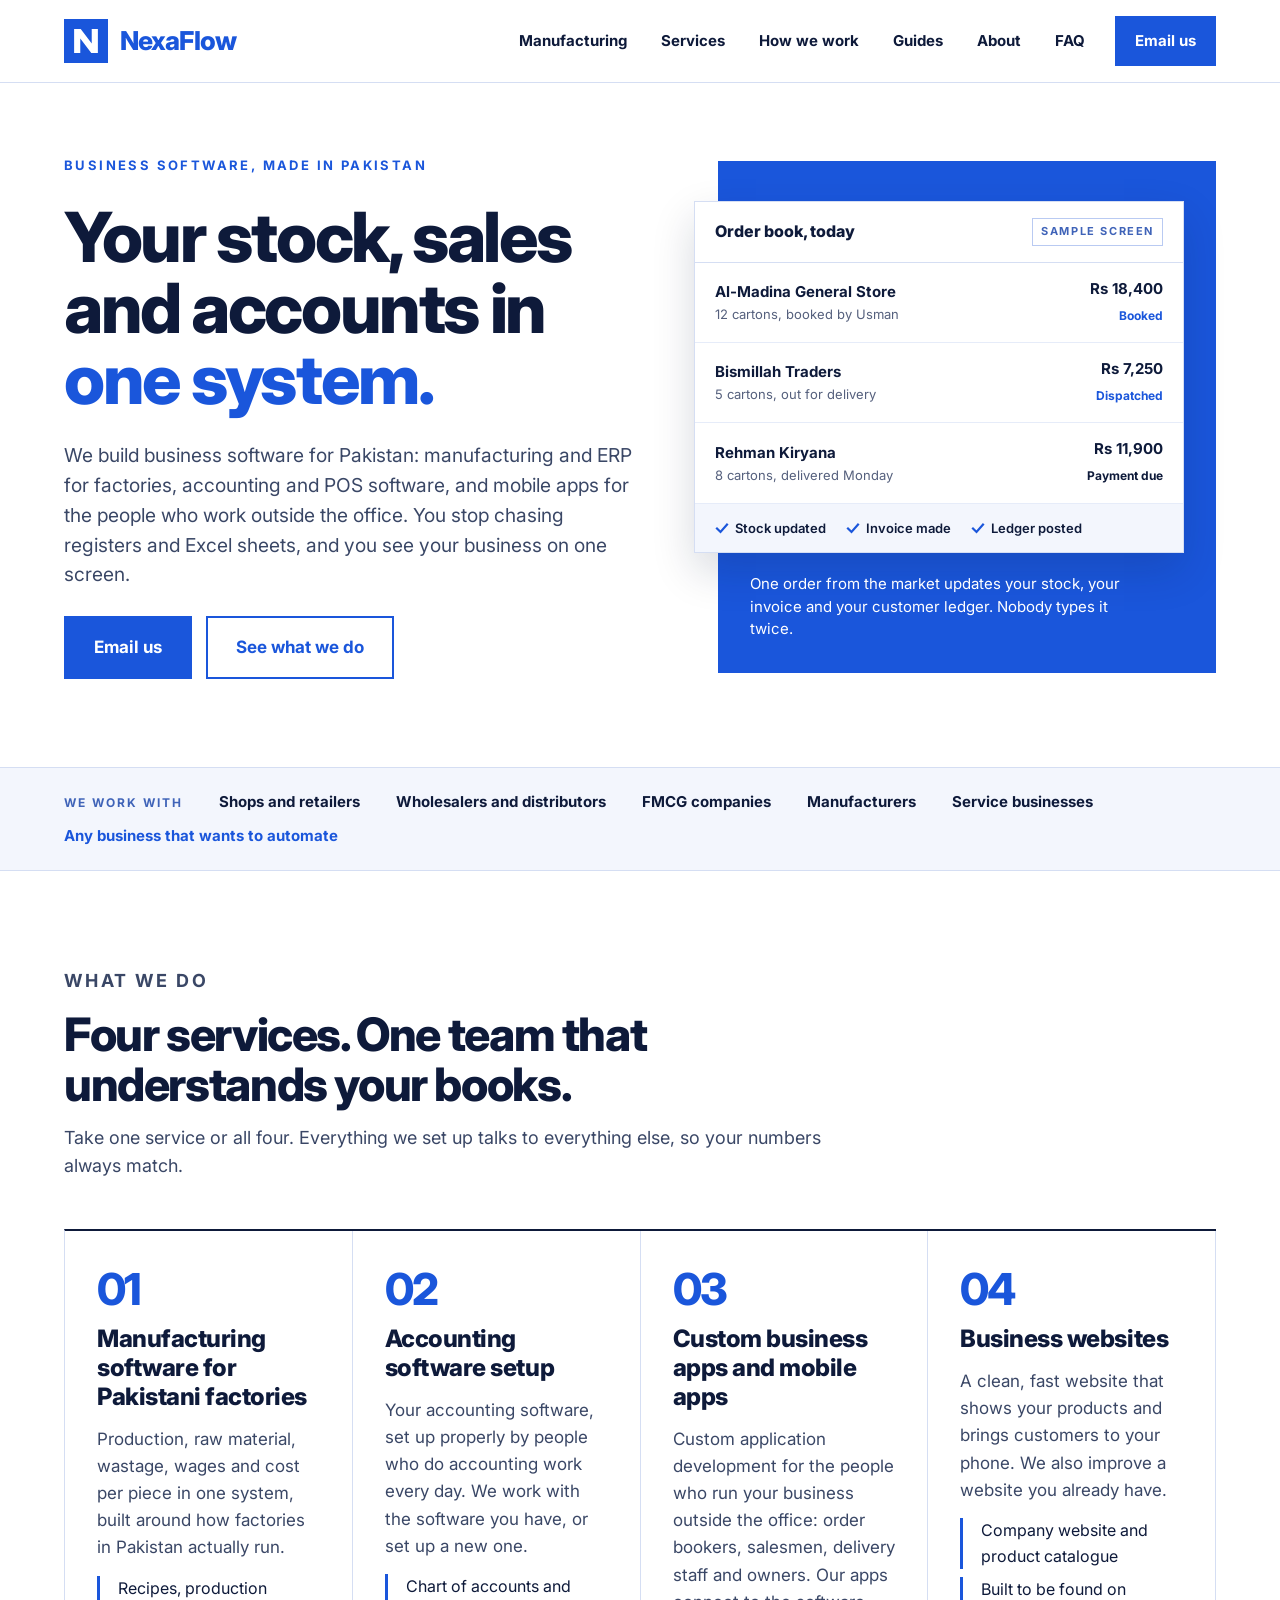
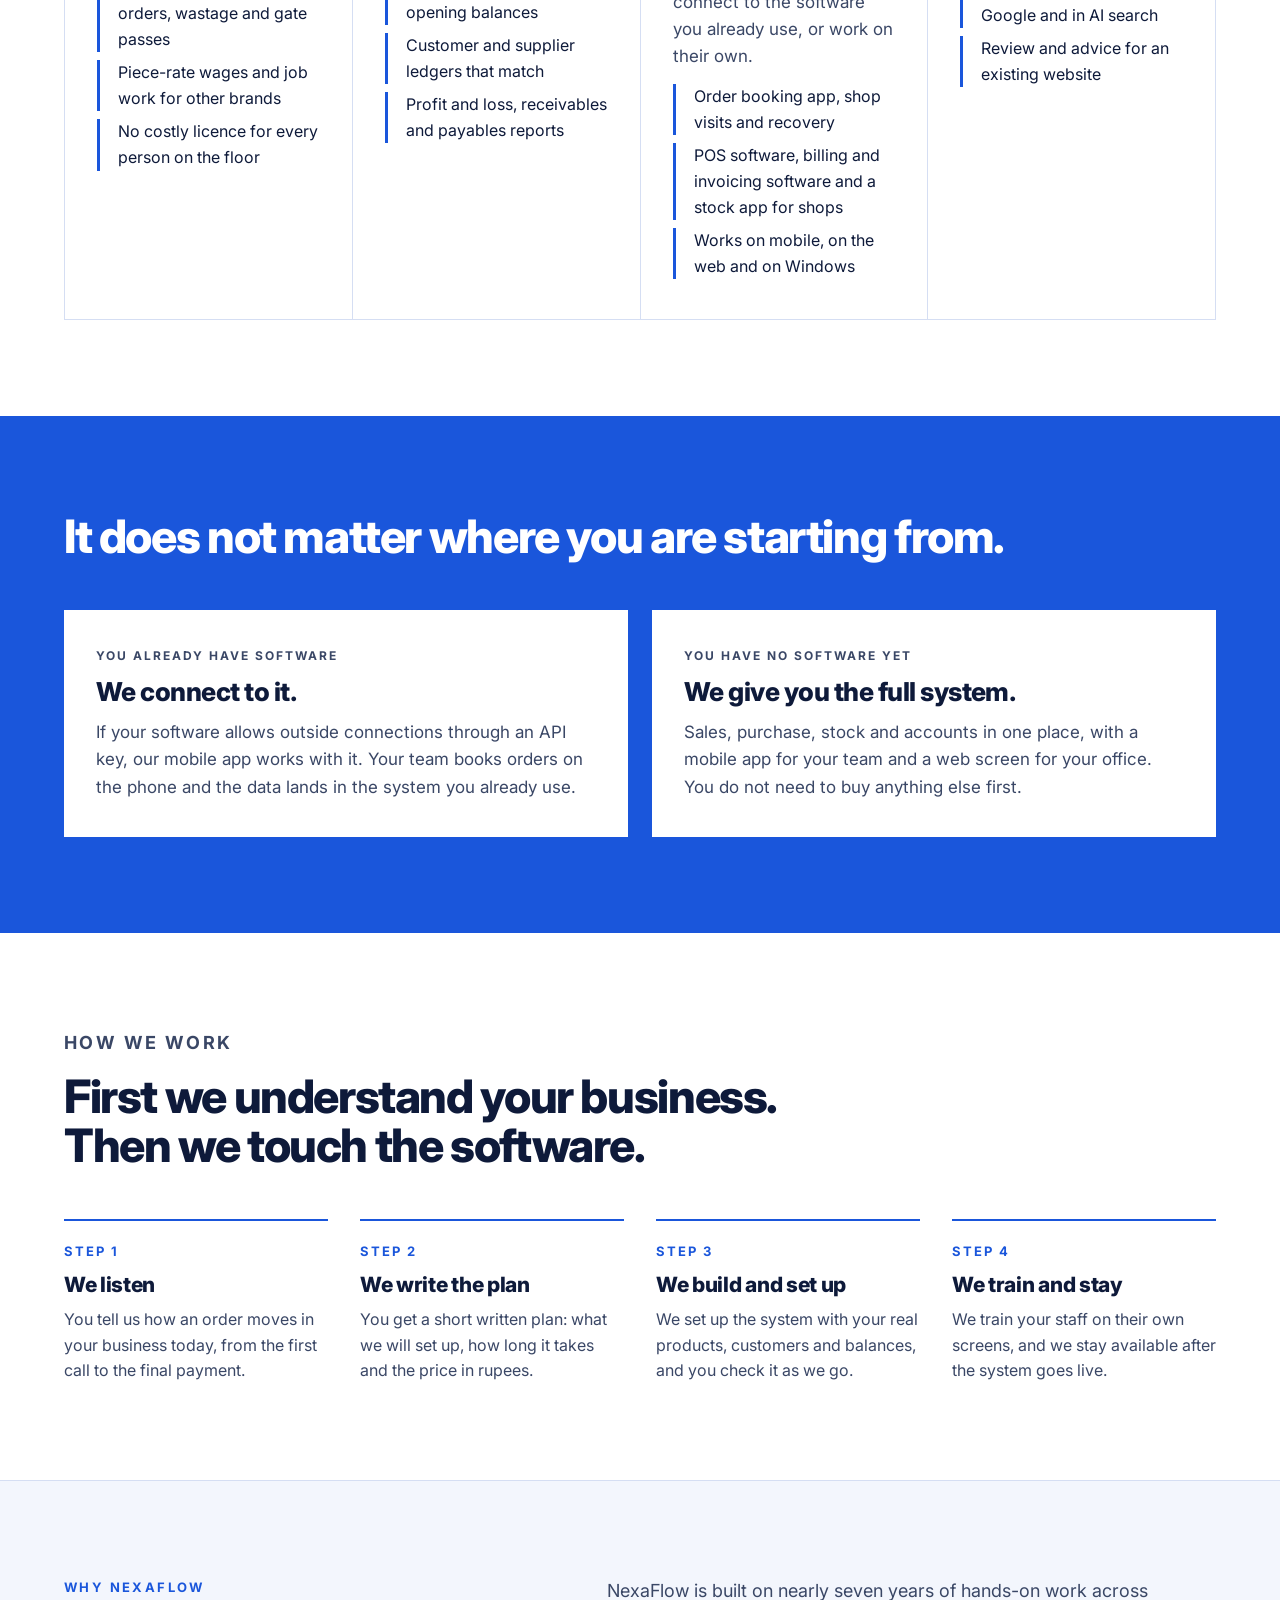
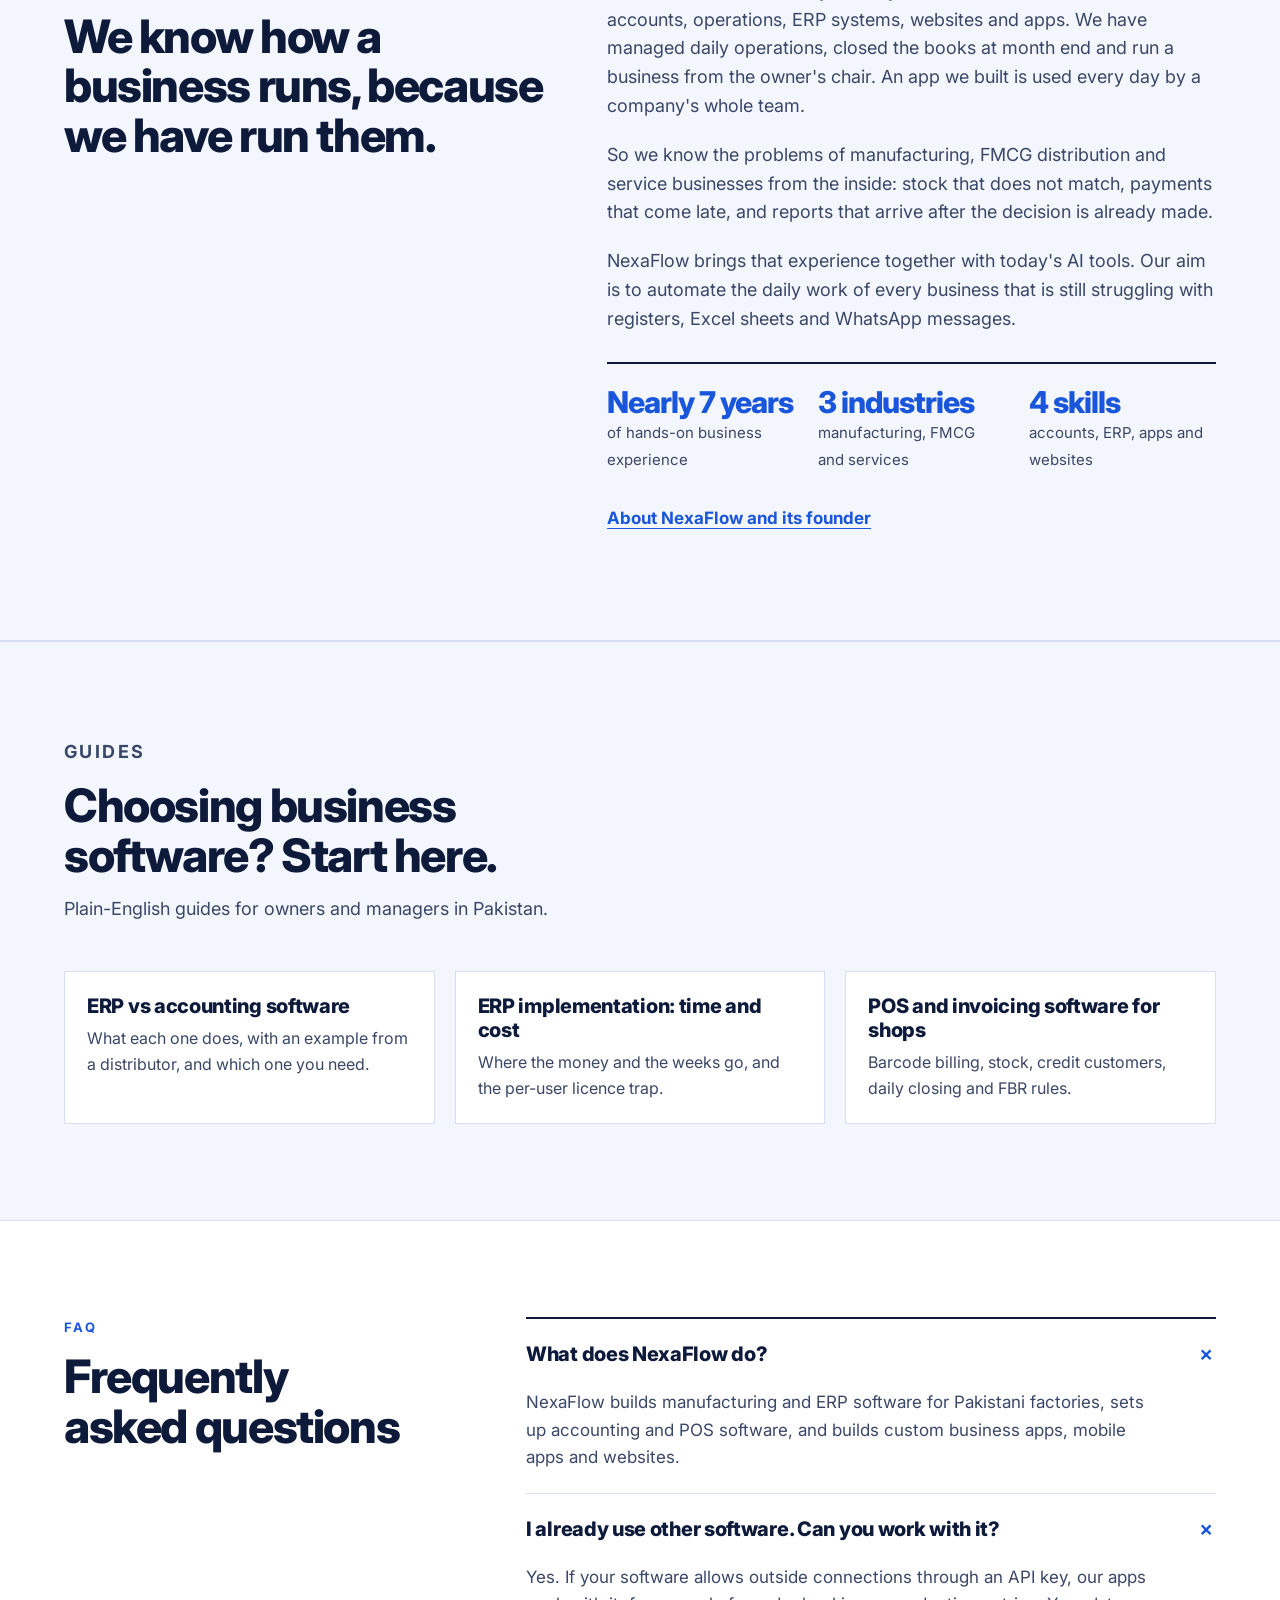
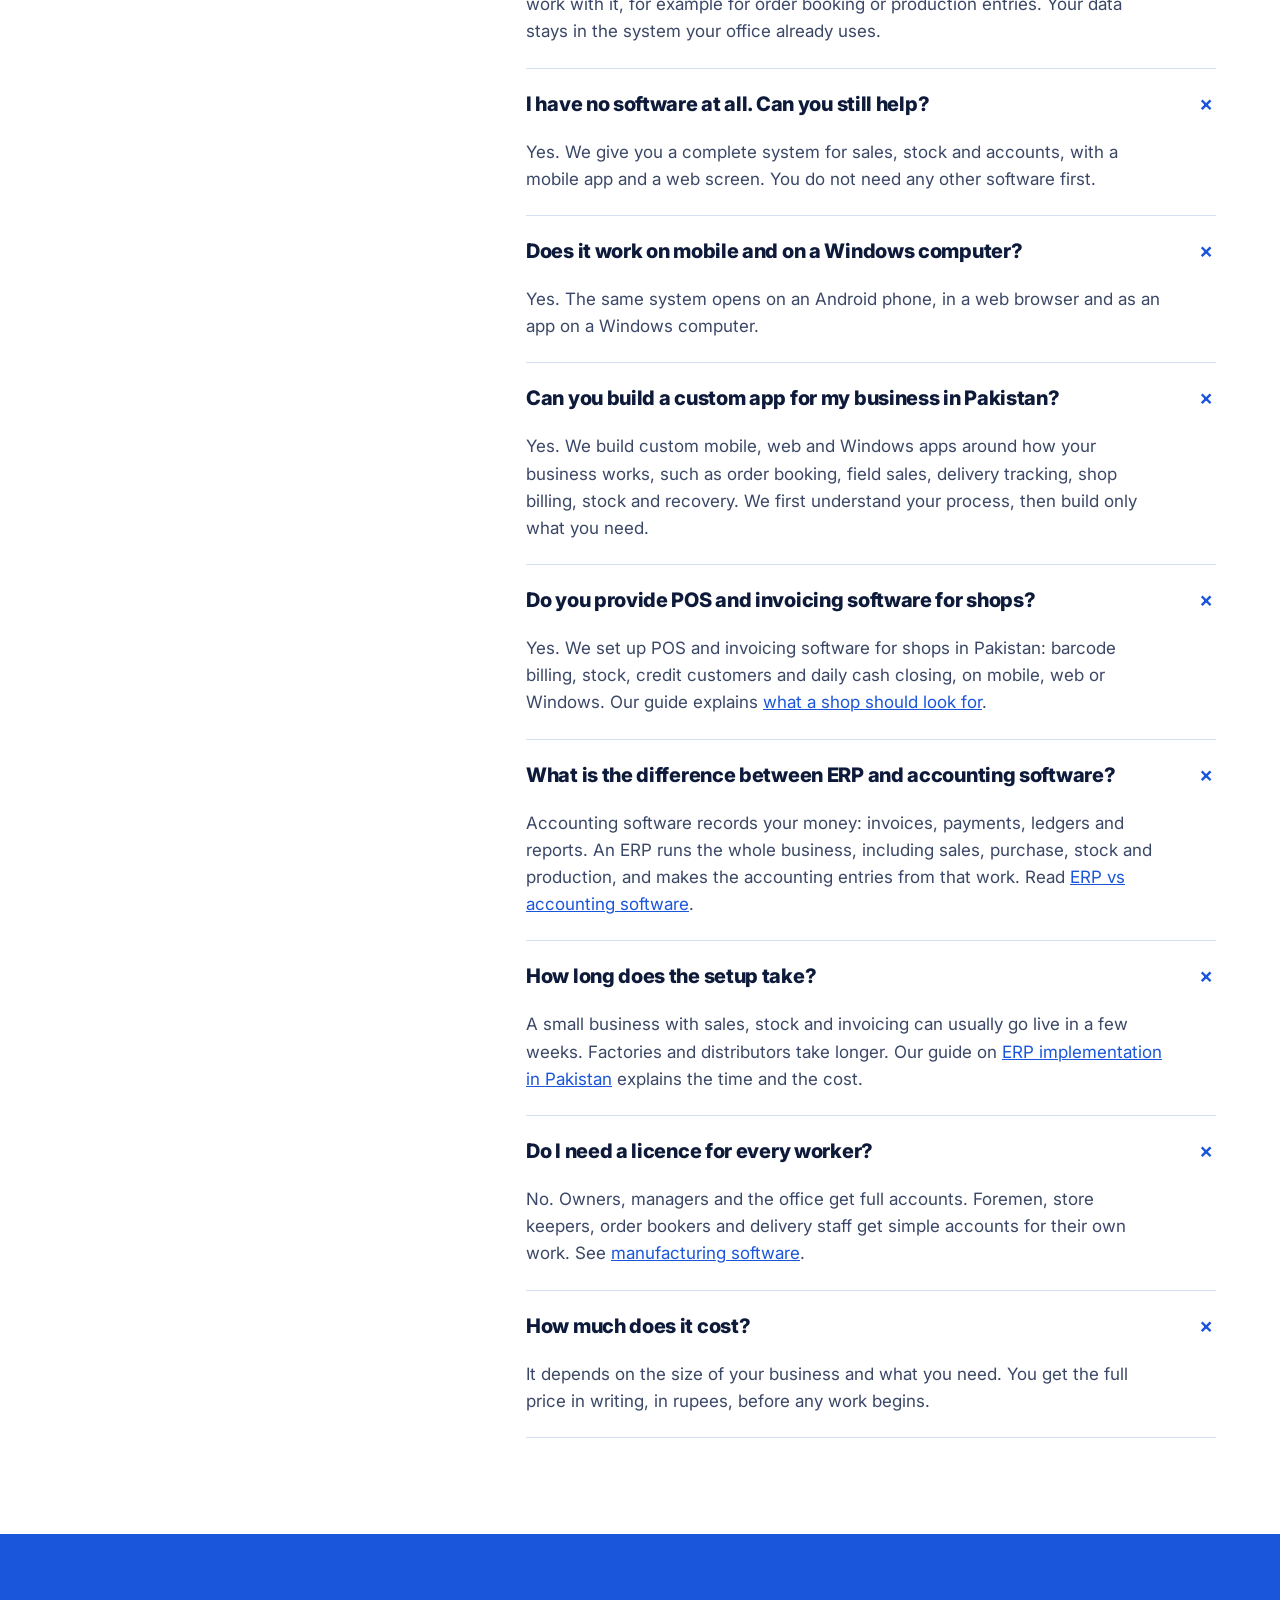
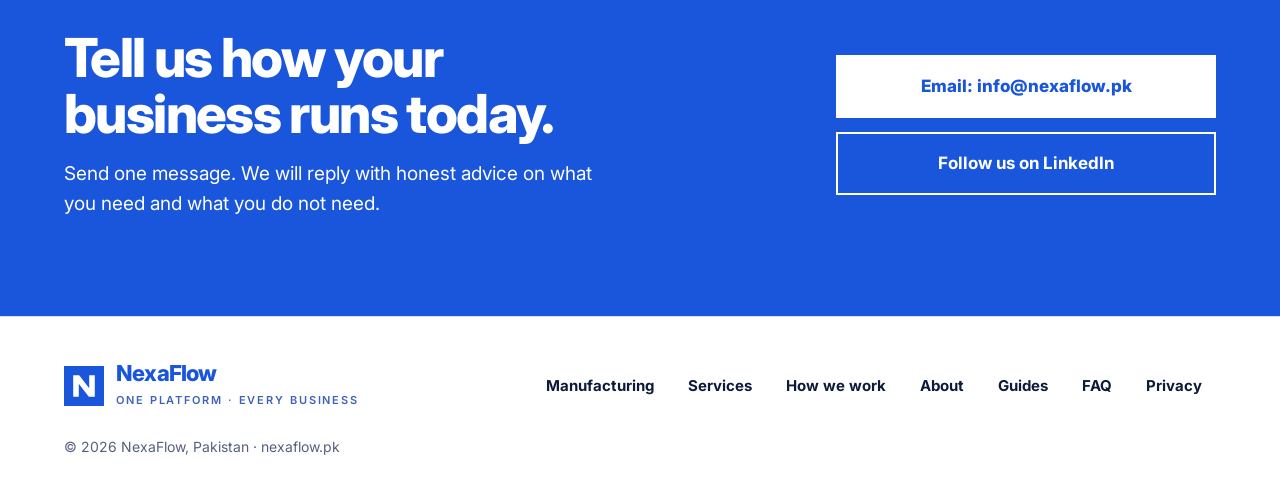
<file: index.html>
<!DOCTYPE html>
<html lang="en">
<head>
<!-- Google tag -->
<script async src="https://www.googletagmanager.com/gtm.js?id=GTM-TSVX7S9D"></script>
<script>
  window.dataLayer = window.dataLayer || [];
  function gtag(){dataLayer.push(arguments);}
  gtag('js', new Date());
</script>
<meta charset="utf-8">
<meta name="viewport" content="width=device-width, initial-scale=1">
<title>ERP and Manufacturing Software in Pakistan | NexaFlow</title>
<meta name="description" content="ERP and manufacturing software built for Pakistani factories, plus accounting, POS and invoicing software, order booking apps and custom business apps.">
<link rel="canonical" href="https://nexaflow.pk/">
<meta name="theme-color" content="#1A56DB">
<link rel="icon" href="favicon.svg" type="image/svg+xml">
<link rel="icon" href="favicon.ico" sizes="48x48">

<meta property="og:type" content="website">
<meta property="og:site_name" content="NexaFlow">
<meta property="og:title" content="NexaFlow | Your stock, sales and accounts in one system">
<meta property="og:description" content="Manufacturing and ERP software built for Pakistani factories, plus accounting, POS, order booking and custom business apps.">
<meta property="og:url" content="https://nexaflow.pk/">
<meta property="og:locale" content="en_PK">
<meta property="og:image" content="https://nexaflow.pk/assets/og-image.png">
<meta property="og:image:width" content="1200">
<meta property="og:image:height" content="627">
<meta property="og:image:alt" content="NexaFlow: from daily chaos to one connected flow">
<meta name="twitter:card" content="summary_large_image">
<meta name="twitter:image" content="https://nexaflow.pk/assets/og-image.png">

<link rel="preconnect" href="https://fonts.googleapis.com">
<link rel="preconnect" href="https://fonts.gstatic.com" crossorigin>
<link rel="stylesheet" href="https://fonts.googleapis.com/css2?family=Inter:wght@400;500;600;700;800&display=swap">
<link rel="stylesheet" href="styles.css">

<script type="application/ld+json">
{
  "@context": "https://schema.org",
  "@graph": [
    {
      "@type": "Organization",
      "@id": "https://nexaflow.pk/#organization",
      "name": "NexaFlow",
      "url": "https://nexaflow.pk/",
      "logo": "https://nexaflow.pk/favicon.svg",
      "slogan": "One Platform. Every Business.",
      "email": "info@nexaflow.pk",
      "sameAs": [
        "https://www.linkedin.com/company/nexaflowpk"
      ],
      "description": "NexaFlow builds manufacturing and ERP software for Pakistani factories, sets up accounting and POS software, and builds business apps and websites.",
      "areaServed": {
        "@type": "Country",
        "name": "Pakistan"
      },
      "founder": {
        "@type": "Person",
        "name": "Babar Hayat",
        "url": "https://nexaflow.pk/about.html"
      },
      "knowsAbout": [
        "Order booking app",
        "POS software",
        "Invoicing software",
        "Billing software for shops",
        "Inventory app",
        "Custom application development",
        "Pakistan app developers",
        "Custom business app development",
        "ERP implementation",
        "Accounting software setup",
        "Mobile app development",
        "Business websites",
        "FMCG distribution",
        "Manufacturing",
        "Accounting software",
        "ERP software",
        "Manufacturing software",
        "Production planning",
        "Piece-rate wages",
        "AI automation",
        "AI business assistant"
      ],
      "hasOfferCatalog": {
        "@type": "OfferCatalog",
        "name": "NexaFlow services",
        "itemListElement": [
          {
            "@type": "Offer",
            "itemOffered": {
              "@type": "Service",
              "name": "Manufacturing software for Pakistani factories",
              "url": "https://nexaflow.pk/manufacturing.html",
              "description": "Production orders, recipes, raw material issue, wastage, piece-rate wages, job work, gate passes and cost per piece, with limited accounts for floor staff."
            }
          },
          {
            "@type": "Offer",
            "itemOffered": {
              "@type": "Service",
              "name": "Accounting software setup",
              "description": "Chart of accounts, opening balances, customer and supplier ledgers, and financial reports set up inside the client's software."
            }
          },
          {
            "@type": "Offer",
            "itemOffered": {
              "@type": "Service",
              "name": "Custom business app development",
              "description": "Custom mobile, web and Windows apps built for your business: order booking, field sales, shop visits, recovery, billing, stock, delivery and more."
            }
          },
          {
            "@type": "Offer",
            "itemOffered": {
              "@type": "Service",
              "name": "Business websites",
              "description": "Company websites and product catalogues built for search engines and AI search, plus review of existing websites."
            }
          }
        ]
      }
    },
    {
      "@type": "WebSite",
      "@id": "https://nexaflow.pk/#website",
      "url": "https://nexaflow.pk/",
      "name": "NexaFlow",
      "inLanguage": "en",
      "publisher": {
        "@id": "https://nexaflow.pk/#organization"
      }
    },
    {
      "@type": "FAQPage",
      "@id": "https://nexaflow.pk/#faq",
      "mainEntity": [
        {
          "@type": "Question",
          "name": "What does NexaFlow do?",
          "acceptedAnswer": {
            "@type": "Answer",
            "text": "NexaFlow builds manufacturing and ERP software for Pakistani factories, sets up accounting and POS software, and builds custom business apps, mobile apps and websites."
          }
        },
        {
          "@type": "Question",
          "name": "I already use other software. Can you work with it?",
          "acceptedAnswer": {
            "@type": "Answer",
            "text": "Yes. If your software allows outside connections through an API key, our apps work with it, for example for order booking or production entries. Your data stays in the system your office already uses."
          }
        },
        {
          "@type": "Question",
          "name": "I have no software at all. Can you still help?",
          "acceptedAnswer": {
            "@type": "Answer",
            "text": "Yes. We give you a complete system for sales, stock and accounts, with a mobile app and a web screen. You do not need any other software first."
          }
        },
        {
          "@type": "Question",
          "name": "Does it work on mobile and on a Windows computer?",
          "acceptedAnswer": {
            "@type": "Answer",
            "text": "Yes. The same system opens on an Android phone, in a web browser and as an app on a Windows computer."
          }
        },
        {
          "@type": "Question",
          "name": "Can you build a custom app for my business in Pakistan?",
          "acceptedAnswer": {
            "@type": "Answer",
            "text": "Yes. We build custom mobile, web and Windows apps around how your business works, such as an order booking app, field sales app, delivery tracking, POS and invoicing software for shops, stock and recovery. We first understand your process, then build only what you need."
          }
        },
        {
          "@type": "Question",
          "name": "Do you provide POS and invoicing software for shops?",
          "acceptedAnswer": {
            "@type": "Answer",
            "text": "Yes. We set up POS and invoicing software for shops in Pakistan: barcode billing, stock, credit customers and daily cash closing, on mobile, web or Windows. Our guide explains what a shop should look for."
          }
        },
        {
          "@type": "Question",
          "name": "What is the difference between ERP and accounting software?",
          "acceptedAnswer": {
            "@type": "Answer",
            "text": "Accounting software records your money: invoices, payments, ledgers and reports. An ERP runs the whole business, including sales, purchase, stock and production, and makes the accounting entries from that work. Read ERP vs accounting software."
          }
        },
        {
          "@type": "Question",
          "name": "How long does the setup take?",
          "acceptedAnswer": {
            "@type": "Answer",
            "text": "A small business with sales, stock and invoicing can usually go live in a few weeks. Factories and distributors take longer. Our guide on ERP implementation in Pakistan explains the time and the cost."
          }
        },
        {
          "@type": "Question",
          "name": "Do I need a licence for every worker?",
          "acceptedAnswer": {
            "@type": "Answer",
            "text": "No. Owners, managers and the office get full accounts. Foremen, store keepers, order bookers and delivery staff get simple accounts for their own work. See manufacturing software."
          }
        },
        {
          "@type": "Question",
          "name": "How much does it cost?",
          "acceptedAnswer": {
            "@type": "Answer",
            "text": "It depends on the size of your business and what you need. You get the full price in writing, in rupees, before any work begins."
          }
        }
      ]
    }
  ]
}
</script>
</head>
<body>
<noscript><iframe src="https://www.googletagmanager.com/ns.html?id=GTM-TSVX7S9D" height="0" width="0" style="display:none;visibility:hidden"></iframe></noscript>
<a class="skip" href="#main">Skip to content</a>

<header class="site-header">
  <div class="wrap">
    <a class="brand" href="index.html" aria-label="NexaFlow home">
      <svg width="44" height="44" viewBox="0 0 100 100" aria-hidden="true"><rect width="100" height="100" fill="#1A56DB"/><clipPath id="n-clip"><polygon points="23,23 38,23 63,55.5 63,23 77,23 77,77 62,77 37,44.5 37,77 23,77"/></clipPath><g clip-path="url(#n-clip)"><path class="n-draw" pathLength="1" d="M30 80V20L70 80V20" fill="none" stroke="#FFFFFF" stroke-width="20"/></g></svg>
      <span class="brand-name">NexaFlow</span>
    </a>
    <nav class="main-nav" aria-label="Main">
      <a class="nav-link" href="manufacturing.html">Manufacturing</a>
      <a class="nav-link" href="#services">Services</a>
      <a class="nav-link" href="#how">How we work</a>
      <a class="nav-link" href="guides.html">Guides</a>
      <a class="nav-link" href="about.html">About</a>
      <a class="nav-link" href="#questions">FAQ</a>
      <a class="btn btn-small" href="mailto:info@nexaflow.pk" data-contact>Email us</a>
    </nav>
  </div>
</header>

<main id="main">

<section class="hero" id="top">
  <div class="wrap">
    <div class="hero-copy">
      <p class="eyebrow">Business software, made in Pakistan</p>
      <h1>Your stock, sales and accounts in <span>one system.</span></h1>
      <p class="lead">We build business software for Pakistan: manufacturing and ERP for factories, accounting and POS software, and mobile apps for the people who work outside the office. You stop chasing registers and Excel sheets, and you see your business on one screen.</p>
      <div class="hero-actions">
        <a class="btn" href="mailto:info@nexaflow.pk" data-contact>Email us</a>
        <a class="btn btn-outline" href="#services">See what we do</a>
      </div>
    </div>

    <div class="book-stage">
      <div class="book" role="img" aria-label="Sample order book screen: three shop orders, each one updating stock, invoice and ledger">
        <div class="book-head">
          <span class="book-title">Order book, today</span>
          <span class="book-tag">Sample screen</span>
        </div>
        <div class="book-row r1">
          <div><strong>Al-Madina General Store</strong><small>12 cartons, booked by Usman</small></div>
          <div class="amount"><strong>Rs 18,400</strong><span class="status">Booked</span></div>
        </div>
        <div class="book-row r2">
          <div><strong>Bismillah Traders</strong><small>5 cartons, out for delivery</small></div>
          <div class="amount"><strong>Rs 7,250</strong><span class="status">Dispatched</span></div>
        </div>
        <div class="book-row r3">
          <div><strong>Rehman Kiryana</strong><small>8 cartons, delivered Monday</small></div>
          <div class="amount"><strong>Rs 11,900</strong><span class="status due">Payment due</span></div>
        </div>
        <ul class="book-ticks">
          <li><svg width="14" height="14" viewBox="0 0 14 14" aria-hidden="true"><path d="M2 7.5L5.5 11L12 3.5" fill="none" stroke="#1A56DB" stroke-width="2.2" stroke-linecap="square"/></svg>Stock updated</li>
          <li><svg width="14" height="14" viewBox="0 0 14 14" aria-hidden="true"><path d="M2 7.5L5.5 11L12 3.5" fill="none" stroke="#1A56DB" stroke-width="2.2" stroke-linecap="square"/></svg>Invoice made</li>
          <li><svg width="14" height="14" viewBox="0 0 14 14" aria-hidden="true"><path d="M2 7.5L5.5 11L12 3.5" fill="none" stroke="#1A56DB" stroke-width="2.2" stroke-linecap="square"/></svg>Ledger posted</li>
        </ul>
      </div>
      <p class="book-note">One order from the market updates your stock, your invoice and your customer ledger. Nobody types it twice.</p>
    </div>
  </div>
</section>

<section class="audience" aria-label="Who we work with">
  <div class="wrap">
    <span class="label">We work with</span>
    <ul>
      <li>Shops and retailers</li>
      <li>Wholesalers and distributors</li>
      <li>FMCG companies</li>
      <li>Manufacturers</li>
      <li>Service businesses</li>
      <li class="any">Any business that wants to automate</li>
    </ul>
  </div>
</section>

<section class="section" id="services">
  <div class="wrap">
    <div class="section-head reveal">
      <p class="eyebrow">What we do</p>
      <h2>Four services. One team that understands your books.</h2>
      <p>Take one service or all four. Everything we set up talks to everything else, so your numbers always match.</p>
    </div>
    <div class="services stagger">
      <article class="service">
        <span class="num" aria-hidden="true">01</span>
        <h3><a href="manufacturing.html">Manufacturing software for Pakistani factories</a></h3>
        <p>Production, raw material, wastage, wages and cost per piece in one system, built around how factories in Pakistan actually run.</p>
        <ul>
          <li>Recipes, production orders, wastage and gate passes</li>
          <li>Piece-rate wages and job work for other brands</li>
          <li>No costly licence for every person on the floor</li>
        </ul>
      </article>
      <article class="service">
        <span class="num" aria-hidden="true">02</span>
        <h3>Accounting software setup</h3>
        <p>Your accounting software, set up properly by people who do accounting work every day. We work with the software you have, or set up a new one.</p>
        <ul>
          <li>Chart of accounts and opening balances</li>
          <li>Customer and supplier ledgers that match</li>
          <li>Profit and loss, receivables and payables reports</li>
        </ul>
      </article>
      <article class="service">
        <span class="num" aria-hidden="true">03</span>
        <h3>Custom business apps and mobile apps</h3>
        <p>Custom application development for the people who run your business outside the office: order bookers, salesmen, delivery staff and owners. Our apps connect to the software you already use, or work on their own.</p>
        <ul>
          <li>Order booking app, shop visits and recovery</li>
          <li>POS software, billing and invoicing software and a stock app for shops</li>
          <li>Works on mobile, on the web and on Windows</li>
        </ul>
      </article>
      <article class="service">
        <span class="num" aria-hidden="true">04</span>
        <h3>Business websites</h3>
        <p>A clean, fast website that shows your products and brings customers to your phone. We also improve a website you already have.</p>
        <ul>
          <li>Company website and product catalogue</li>
          <li>Built to be found on Google and in AI search</li>
          <li>Review and advice for an existing website</li>
        </ul>
      </article>
    </div>
  </div>
</section>

<section class="section section-blue" aria-labelledby="paths-title">
  <div class="wrap">
    <h2 id="paths-title" class="reveal">It does not matter where you are starting from.</h2>
    <div class="paths stagger">
      <div class="path">
        <p class="eyebrow">You already have software</p>
        <h3>We connect to it.</h3>
        <p>If your software allows outside connections through an API key, our mobile app works with it. Your team books orders on the phone and the data lands in the system you already use.</p>
      </div>
      <div class="path">
        <p class="eyebrow">You have no software yet</p>
        <h3>We give you the full system.</h3>
        <p>Sales, purchase, stock and accounts in one place, with a mobile app for your team and a web screen for your office. You do not need to buy anything else first.</p>
      </div>
    </div>
  </div>
</section>

<section class="section" id="how">
  <div class="wrap">
    <div class="section-head reveal">
      <p class="eyebrow">How we work</p>
      <h2>First we understand your business. Then we touch the software.</h2>
    </div>
    <ol class="steps stagger">
      <li class="step">
        <span class="step-no">STEP 1</span>
        <h3>We listen</h3>
        <p>You tell us how an order moves in your business today, from the first call to the final payment.</p>
      </li>
      <li class="step">
        <span class="step-no">STEP 2</span>
        <h3>We write the plan</h3>
        <p>You get a short written plan: what we will set up, how long it takes and the price in rupees.</p>
      </li>
      <li class="step">
        <span class="step-no">STEP 3</span>
        <h3>We build and set up</h3>
        <p>We set up the system with your real products, customers and balances, and you check it as we go.</p>
      </li>
      <li class="step">
        <span class="step-no">STEP 4</span>
        <h3>We train and stay</h3>
        <p>We train your staff on their own screens, and we stay available after the system goes live.</p>
      </li>
    </ol>
  </div>
</section>

<section class="section section-tint why" id="why">
  <div class="wrap">
    <div class="why-head reveal">
      <p class="eyebrow">Why NexaFlow</p>
      <h2>We know how a business runs, because we have run them.</h2>
    </div>
    <div class="why-body">
      <p>NexaFlow is built on nearly seven years of hands-on work across accounts, operations, ERP systems, websites and apps. We have managed daily operations, closed the books at month end and run a business from the owner's chair. An app we built is used every day by a company's whole team.</p>
      <p>So we know the problems of manufacturing, FMCG distribution and service businesses from the inside: stock that does not match, payments that come late, and reports that arrive after the decision is already made.</p>
      <p>NexaFlow brings that experience together with today's AI tools. Our aim is to automate the daily work of every business that is still struggling with registers, Excel sheets and WhatsApp messages.</p>
      <div class="facts stagger">
        <div><strong>Nearly 7 years</strong><span>of hands-on business experience</span></div>
        <div><strong>3 industries</strong><span>manufacturing, FMCG and services</span></div>
        <div><strong>4 skills</strong><span>accounts, ERP, apps and websites</span></div>
      </div>
      <a class="text-link" href="about.html">About NexaFlow and its founder</a>
    </div>
  </div>
</section>

<section class="section section-tint" id="guides" aria-labelledby="guides-title">
  <div class="wrap">
    <div class="section-head reveal">
      <p class="eyebrow">Guides</p>
      <h2 id="guides-title">Choosing business software? Start here.</h2>
      <p>Plain-English guides for owners and managers in Pakistan.</p>
    </div>
    <div class="guide-cards">
      <article class="guide-card"><h3><a href="erp-vs-accounting-software.html">ERP vs accounting software</a></h3><p>What each one does, with an example from a distributor, and which one you need.</p></article>
      <article class="guide-card"><h3><a href="erp-implementation-pakistan.html">ERP implementation: time and cost</a></h3><p>Where the money and the weeks go, and the per-user licence trap.</p></article>
      <article class="guide-card"><h3><a href="pos-invoicing-software-pakistan.html">POS and invoicing software for shops</a></h3><p>Barcode billing, stock, credit customers, daily closing and FBR rules.</p></article>
    </div>
  </div>
</section>

<section class="section faq" id="questions">
  <div class="wrap">
    <div class="faq-head reveal">
      <p class="eyebrow">FAQ</p>
      <h2>Frequently asked questions</h2>
    </div>
    <div class="faq-list">
      <details open>
        <summary><h3>What does NexaFlow do?</h3></summary>
        <p>NexaFlow builds manufacturing and ERP software for Pakistani factories, sets up accounting and POS software, and builds custom business apps, mobile apps and websites.</p>
      </details>
      <details open>
        <summary><h3>I already use other software. Can you work with it?</h3></summary>
        <p>Yes. If your software allows outside connections through an API key, our apps work with it, for example for order booking or production entries. Your data stays in the system your office already uses.</p>
      </details>
      <details open>
        <summary><h3>I have no software at all. Can you still help?</h3></summary>
        <p>Yes. We give you a complete system for sales, stock and accounts, with a mobile app and a web screen. You do not need any other software first.</p>
      </details>
      <details open>
        <summary><h3>Does it work on mobile and on a Windows computer?</h3></summary>
        <p>Yes. The same system opens on an Android phone, in a web browser and as an app on a Windows computer.</p>
      </details>
      <details open>
        <summary><h3>Can you build a custom app for my business in Pakistan?</h3></summary>
        <p>Yes. We build custom mobile, web and Windows apps around how your business works, such as order booking, field sales, delivery tracking, shop billing, stock and recovery. We first understand your process, then build only what you need.</p>
      </details>
      <details open>
        <summary><h3>Do you provide POS and invoicing software for shops?</h3></summary>
        <p>Yes. We set up POS and invoicing software for shops in Pakistan: barcode billing, stock, credit customers and daily cash closing, on mobile, web or Windows. Our guide explains <a href="pos-invoicing-software-pakistan.html">what a shop should look for</a>.</p>
      </details>
      <details open>
        <summary><h3>What is the difference between ERP and accounting software?</h3></summary>
        <p>Accounting software records your money: invoices, payments, ledgers and reports. An ERP runs the whole business, including sales, purchase, stock and production, and makes the accounting entries from that work. Read <a href="erp-vs-accounting-software.html">ERP vs accounting software</a>.</p>
      </details>
      <details open>
        <summary><h3>How long does the setup take?</h3></summary>
        <p>A small business with sales, stock and invoicing can usually go live in a few weeks. Factories and distributors take longer. Our guide on <a href="erp-implementation-pakistan.html">ERP implementation in Pakistan</a> explains the time and the cost.</p>
      </details>
      <details open>
        <summary><h3>Do I need a licence for every worker?</h3></summary>
        <p>No. Owners, managers and the office get full accounts. Foremen, store keepers, order bookers and delivery staff get simple accounts for their own work. See <a href="manufacturing.html">manufacturing software</a>.</p>
      </details>
      <details open>
        <summary><h3>How much does it cost?</h3></summary>
        <p>It depends on the size of your business and what you need. You get the full price in writing, in rupees, before any work begins.</p>
      </details>
    </div>
  </div>
</section>

<section class="section section-blue contact" id="contact">
  <div class="wrap">
    <div class="contact-copy">
      <h2>Tell us how your business runs today.</h2>
      <p>Send one message. We will reply with honest advice on what you need and what you do not need.</p>
    </div>
    <div class="contact-actions">
      <a class="btn btn-white" href="mailto:info@nexaflow.pk" data-contact>Email: info@nexaflow.pk</a>
      <a class="btn btn-ghost" href="https://www.linkedin.com/company/nexaflowpk" rel="noopener">Follow us on LinkedIn</a>
    </div>
  </div>
</section>

</main>

<footer class="site-footer">
  <div class="wrap">
    <div class="footer-brand">
      <svg width="40" height="40" viewBox="0 0 100 100" aria-hidden="true"><rect width="100" height="100" fill="#1A56DB"/><polygon fill="#FFFFFF" points="23,23 38,23 63,55.5 63,23 77,23 77,77 62,77 37,44.5 37,77 23,77"/></svg>
      <div>
        <span class="brand-name">NexaFlow</span>
        <span class="tagline">One Platform · Every Business</span>
      </div>
    </div>
    <nav class="footer-nav" aria-label="Footer">
      <a class="nav-link" href="manufacturing.html">Manufacturing</a>
      <a class="nav-link" href="#services">Services</a>
      <a class="nav-link" href="#how">How we work</a>
      <a class="nav-link" href="about.html">About</a>
      <a class="nav-link" href="guides.html">Guides</a>
      <a class="nav-link" href="#questions">FAQ</a>
      <a class="nav-link" href="privacy.html">Privacy</a>
    </nav>
    <p class="copyright">© 2026 NexaFlow, Pakistan · nexaflow.pk</p>
  </div>
</footer>


<dialog id="contact-dialog" class="contact-dialog" aria-labelledby="contact-title">
  <form id="contact-form" class="contact-form" action="https://api.web3forms.com/submit" method="POST">
    <button type="button" class="dialog-close" id="contact-close" aria-label="Close">&times;</button>
    <h2 id="contact-title">Send us a message</h2>
    <p class="dialog-lead">Tell us about your business. We reply by email, usually within one working day.</p>
    <input type="hidden" name="access_key" value="f734cbc9-495e-4040-93d0-57282e658a32">
    <input type="hidden" name="subject" value="New enquiry from nexaflow.pk">
    <input type="hidden" name="from_name" value="NexaFlow website">
    <input type="checkbox" name="botcheck" class="hp" tabindex="-1" autocomplete="off" aria-hidden="true">
    <label for="cf-name">Your name</label>
    <input id="cf-name" type="text" name="name" required autocomplete="name">
    <label for="cf-email">Your email</label>
    <input id="cf-email" type="email" name="email" required autocomplete="email">
    <label for="cf-phone">Phone or WhatsApp <span>(optional)</span></label>
    <input id="cf-phone" type="tel" name="phone" autocomplete="tel">
    <label for="cf-message">Your message</label>
    <textarea id="cf-message" name="message" rows="5" required></textarea>
    <button type="submit" class="btn" id="cf-send">Send message</button>
    <p class="dialog-note" id="cf-status" role="status" aria-live="polite">We use your details only to reply to your message. You can also write to <strong>info@nexaflow.pk</strong>.</p>
  </form>
</dialog>

<script src="script.js" defer></script>
</body>
</html>
</file>
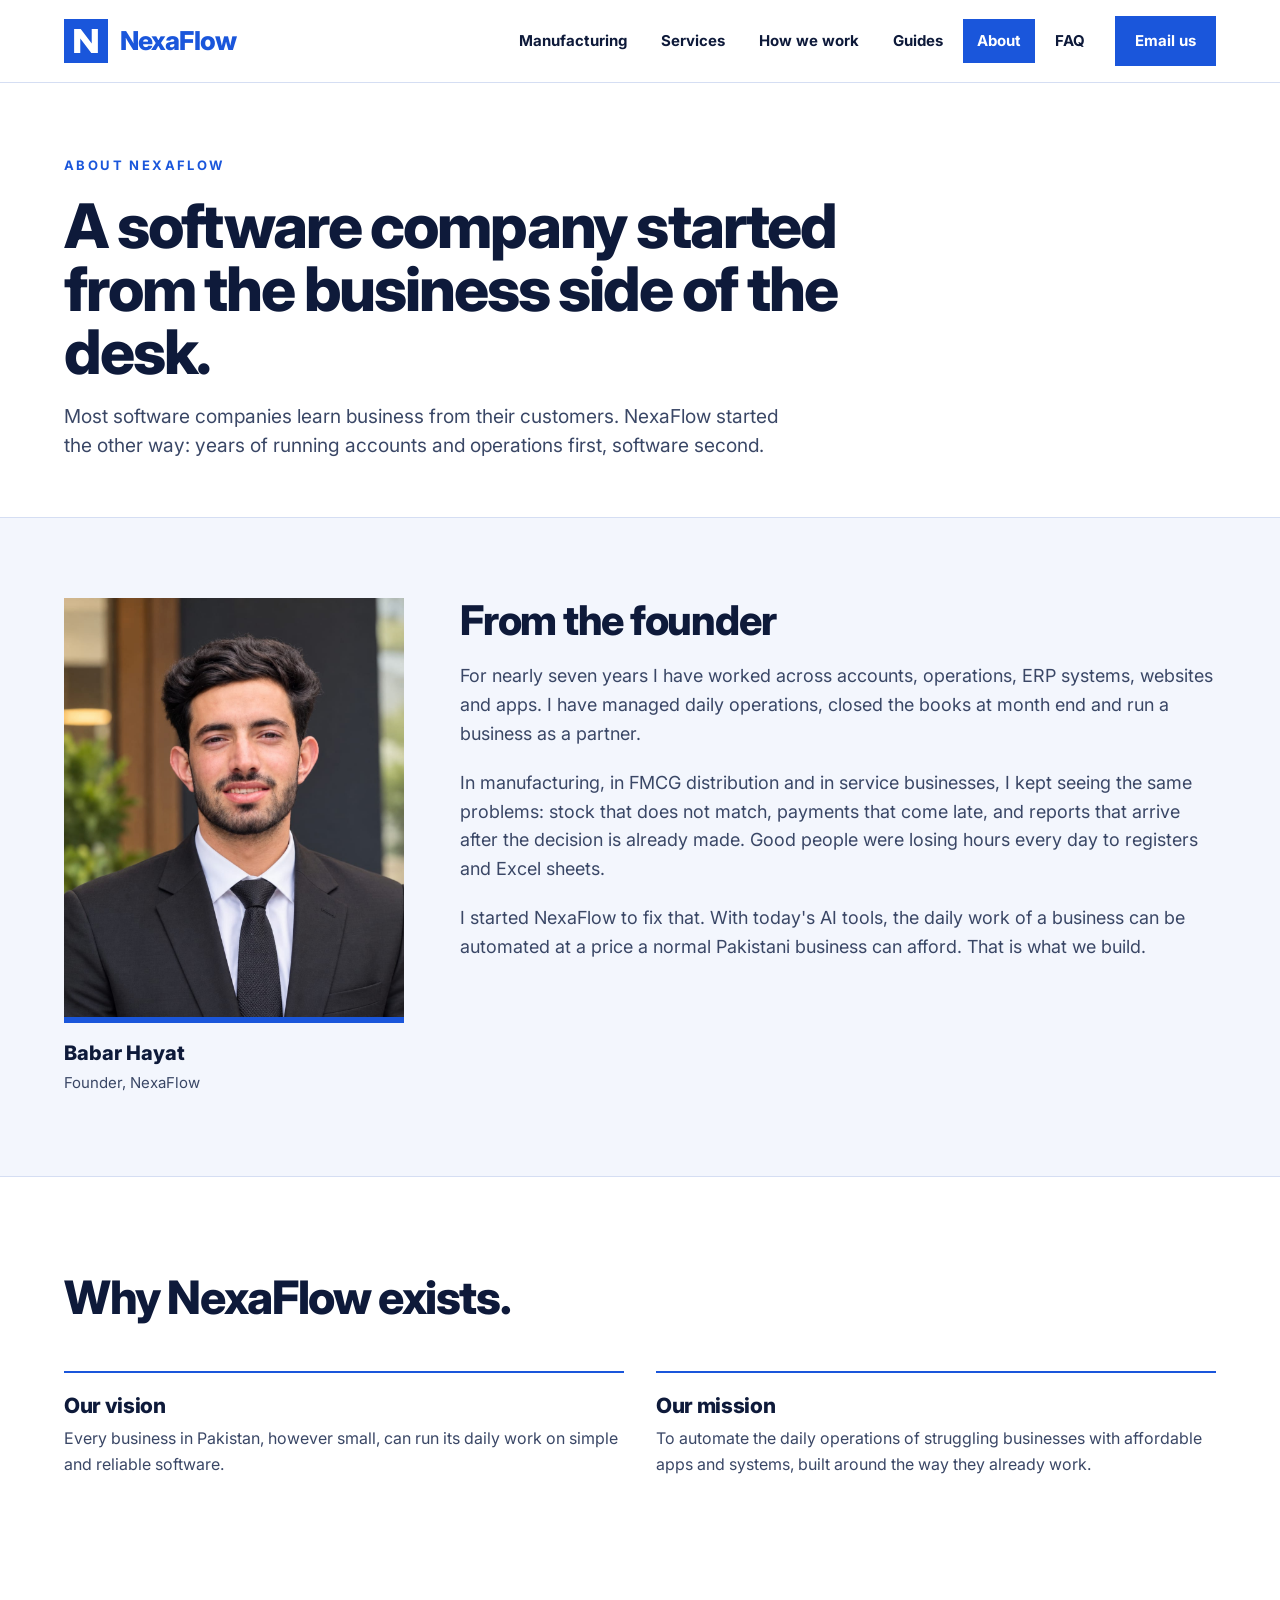
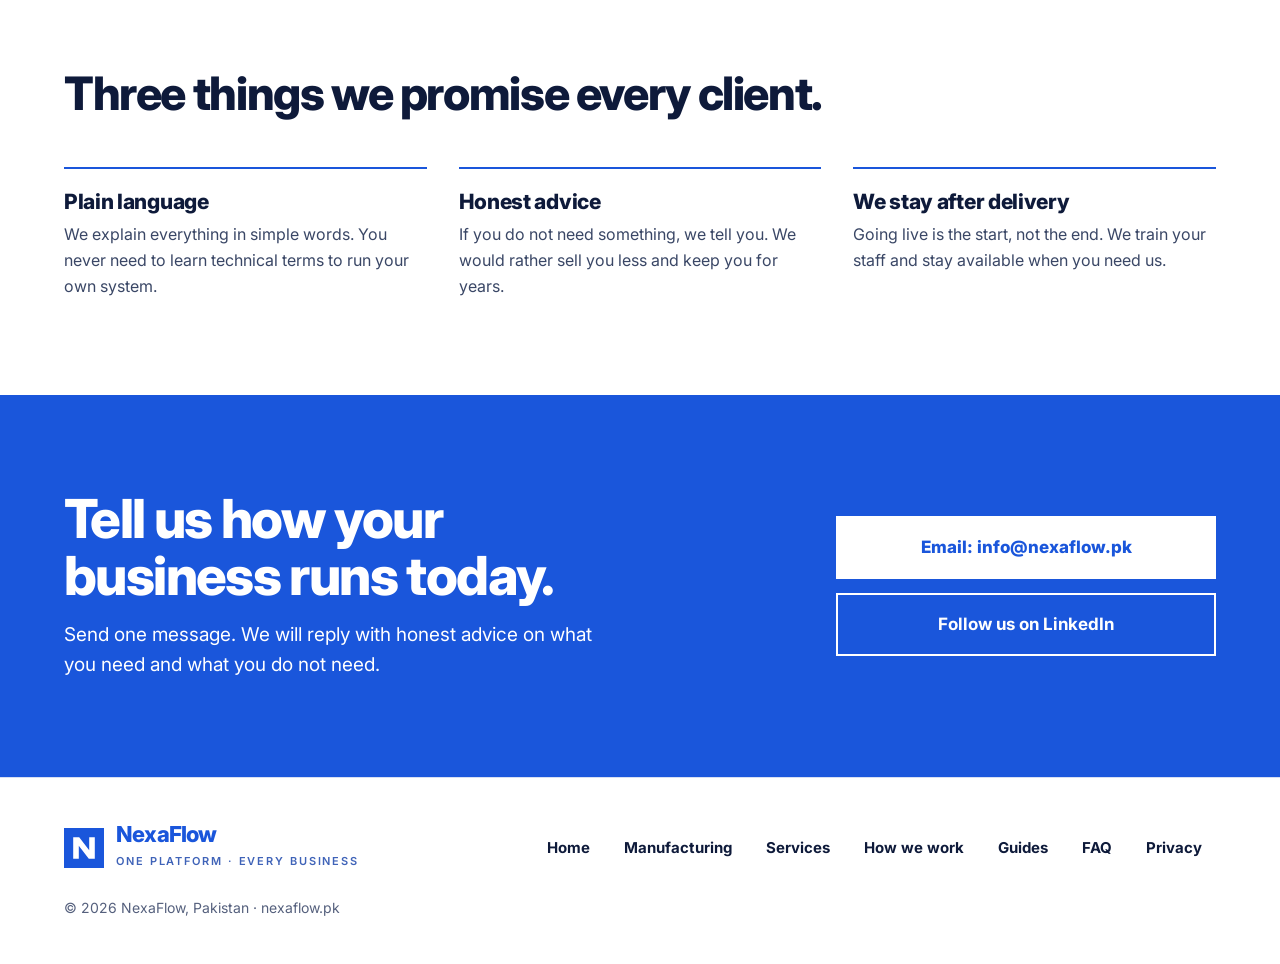
<file: about.html>
<!DOCTYPE html>
<html lang="en">
<head>
<!-- Google tag -->
<script async src="https://www.googletagmanager.com/gtm.js?id=GTM-TSVX7S9D"></script>
<script>
  window.dataLayer = window.dataLayer || [];
  function gtag(){dataLayer.push(arguments);}
  gtag('js', new Date());
</script>
<meta charset="utf-8">
<meta name="viewport" content="width=device-width, initial-scale=1">
<title>About NexaFlow | Business Software Company in Pakistan</title>
<meta name="description" content="NexaFlow was started by Babar Hayat after nearly seven years in accounts, ERP and operations, to bring affordable business software to Pakistan.">
<link rel="canonical" href="https://nexaflow.pk/about.html">
<meta name="theme-color" content="#1A56DB">
<link rel="icon" href="favicon.svg" type="image/svg+xml">
<link rel="icon" href="favicon.ico" sizes="48x48">

<meta property="og:type" content="website">
<meta property="og:site_name" content="NexaFlow">
<meta property="og:title" content="About NexaFlow">
<meta property="og:description" content="A software company started from the business side of the desk.">
<meta property="og:url" content="https://nexaflow.pk/about.html">
<meta property="og:locale" content="en_PK">
<meta property="og:image" content="https://nexaflow.pk/assets/og-image.png">
<meta property="og:image:width" content="1200">
<meta property="og:image:height" content="627">
<meta property="og:image:alt" content="NexaFlow: from daily chaos to one connected flow">
<meta name="twitter:card" content="summary_large_image">
<meta name="twitter:image" content="https://nexaflow.pk/assets/og-image.png">

<link rel="preconnect" href="https://fonts.googleapis.com">
<link rel="preconnect" href="https://fonts.gstatic.com" crossorigin>
<link rel="stylesheet" href="https://fonts.googleapis.com/css2?family=Inter:wght@400;500;600;700;800&display=swap">
<link rel="stylesheet" href="styles.css">

<script type="application/ld+json">
{
  "@context": "https://schema.org",
  "@graph": [
    {
      "@type": "AboutPage",
      "@id": "https://nexaflow.pk/about.html",
      "url": "https://nexaflow.pk/about.html",
      "name": "About NexaFlow",
      "inLanguage": "en",
      "about": { "@id": "https://nexaflow.pk/#organization" }
    },
    {
      "@type": "Organization",
      "@id": "https://nexaflow.pk/#organization",
      "name": "NexaFlow",
      "url": "https://nexaflow.pk/",
      "logo": "https://nexaflow.pk/favicon.svg",
      "areaServed": { "@type": "Country", "name": "Pakistan" },
      "founder": { "@id": "https://nexaflow.pk/about.html#founder" }
    },
    {
      "@type": "Person",
      "@id": "https://nexaflow.pk/about.html#founder",
      "name": "Babar Hayat",
      "jobTitle": "Founder",
      "image": "https://nexaflow.pk/assets/babar-hayat.jpg",
      "worksFor": { "@id": "https://nexaflow.pk/#organization" },
      "knowsAbout": ["Accounting", "Business operations", "ERP systems", "Manufacturing software", "Websites", "Mobile apps"]
    }
  ]
}
</script>
</head>
<body>
<noscript><iframe src="https://www.googletagmanager.com/ns.html?id=GTM-TSVX7S9D" height="0" width="0" style="display:none;visibility:hidden"></iframe></noscript>
<a class="skip" href="#main">Skip to content</a>

<header class="site-header">
  <div class="wrap">
    <a class="brand" href="index.html" aria-label="NexaFlow home">
      <svg width="44" height="44" viewBox="0 0 100 100" aria-hidden="true"><rect width="100" height="100" fill="#1A56DB"/><clipPath id="n-clip"><polygon points="23,23 38,23 63,55.5 63,23 77,23 77,77 62,77 37,44.5 37,77 23,77"/></clipPath><g clip-path="url(#n-clip)"><path class="n-draw" pathLength="1" d="M30 80V20L70 80V20" fill="none" stroke="#FFFFFF" stroke-width="20"/></g></svg>
      <span class="brand-name">NexaFlow</span>
    </a>
    <nav class="main-nav" aria-label="Main">
      <a class="nav-link" href="manufacturing.html">Manufacturing</a>
      <a class="nav-link" href="index.html#services">Services</a>
      <a class="nav-link" href="index.html#how">How we work</a>
      <a class="nav-link" href="guides.html">Guides</a>
      <a class="nav-link" href="about.html" aria-current="page">About</a>
      <a class="nav-link" href="index.html#questions">FAQ</a>
      <a class="btn btn-small" href="mailto:info@nexaflow.pk" data-contact>Email us</a>
    </nav>
  </div>
</header>

<main id="main">

<section class="page-hero">
  <div class="wrap">
    <p class="eyebrow">About NexaFlow</p>
    <h1>A software company started from the business side of the desk.</h1>
    <p class="lead">Most software companies learn business from their customers. NexaFlow started the other way: years of running accounts and operations first, software second.</p>
  </div>
</section>

<section class="section-tint founder">
  <div class="wrap">
    <figure class="founder-photo">
      <img src="assets/babar-hayat.jpg" alt="Babar Hayat, founder of NexaFlow" width="1086" height="1448">
      <figcaption><strong>Babar Hayat</strong><span>Founder, NexaFlow</span></figcaption>
    </figure>
    <div class="founder-story">
      <h2>From the founder</h2>
      <p>For nearly seven years I have worked across accounts, operations, ERP systems, websites and apps. I have managed daily operations, closed the books at month end and run a business as a partner.</p>
      <p>In manufacturing, in FMCG distribution and in service businesses, I kept seeing the same problems: stock that does not match, payments that come late, and reports that arrive after the decision is already made. Good people were losing hours every day to registers and Excel sheets.</p>
      <p>I started NexaFlow to fix that. With today's AI tools, the daily work of a business can be automated at a price a normal Pakistani business can afford. That is what we build.</p>
    </div>
  </div>
</section>

<section class="section">
  <div class="wrap">
    <h2 class="reveal">Why NexaFlow exists.</h2>
    <div class="promises stagger">
      <div class="promise">
        <h3>Our vision</h3>
        <p>Every business in Pakistan, however small, can run its daily work on simple and reliable software.</p>
      </div>
      <div class="promise">
        <h3>Our mission</h3>
        <p>To automate the daily operations of struggling businesses with affordable apps and systems, built around the way they already work.</p>
      </div>
    </div>
  </div>
</section>

<section class="section">
  <div class="wrap">
    <h2 class="reveal">Three things we promise every client.</h2>
    <div class="promises stagger">
      <div class="promise">
        <h3>Plain language</h3>
        <p>We explain everything in simple words. You never need to learn technical terms to run your own system.</p>
      </div>
      <div class="promise">
        <h3>Honest advice</h3>
        <p>If you do not need something, we tell you. We would rather sell you less and keep you for years.</p>
      </div>
      <div class="promise">
        <h3>We stay after delivery</h3>
        <p>Going live is the start, not the end. We train your staff and stay available when you need us.</p>
      </div>
    </div>
  </div>
</section>

<section class="section section-blue contact" id="contact">
  <div class="wrap">
    <div class="contact-copy">
      <h2>Tell us how your business runs today.</h2>
      <p>Send one message. We will reply with honest advice on what you need and what you do not need.</p>
    </div>
    <div class="contact-actions">
      <a class="btn btn-white" href="mailto:info@nexaflow.pk" data-contact>Email: info@nexaflow.pk</a>
      <a class="btn btn-ghost" href="https://www.linkedin.com/company/nexaflowpk" rel="noopener">Follow us on LinkedIn</a>
    </div>
  </div>
</section>

</main>

<footer class="site-footer">
  <div class="wrap">
    <div class="footer-brand">
      <svg width="40" height="40" viewBox="0 0 100 100" aria-hidden="true"><rect width="100" height="100" fill="#1A56DB"/><polygon fill="#FFFFFF" points="23,23 38,23 63,55.5 63,23 77,23 77,77 62,77 37,44.5 37,77 23,77"/></svg>
      <div>
        <span class="brand-name">NexaFlow</span>
        <span class="tagline">One Platform · Every Business</span>
      </div>
    </div>
    <nav class="footer-nav" aria-label="Footer">
      <a class="nav-link" href="index.html">Home</a>
      <a class="nav-link" href="manufacturing.html">Manufacturing</a>
      <a class="nav-link" href="index.html#services">Services</a>
      <a class="nav-link" href="index.html#how">How we work</a>
      <a class="nav-link" href="guides.html">Guides</a>
      <a class="nav-link" href="index.html#questions">FAQ</a>
      <a class="nav-link" href="privacy.html">Privacy</a>
    </nav>
    <p class="copyright">© 2026 NexaFlow, Pakistan · nexaflow.pk</p>
  </div>
</footer>


<dialog id="contact-dialog" class="contact-dialog" aria-labelledby="contact-title">
  <form id="contact-form" class="contact-form" action="https://api.web3forms.com/submit" method="POST">
    <button type="button" class="dialog-close" id="contact-close" aria-label="Close">&times;</button>
    <h2 id="contact-title">Send us a message</h2>
    <p class="dialog-lead">Tell us about your business. We reply by email, usually within one working day.</p>
    <input type="hidden" name="access_key" value="f734cbc9-495e-4040-93d0-57282e658a32">
    <input type="hidden" name="subject" value="New enquiry from nexaflow.pk">
    <input type="hidden" name="from_name" value="NexaFlow website">
    <input type="checkbox" name="botcheck" class="hp" tabindex="-1" autocomplete="off" aria-hidden="true">
    <label for="cf-name">Your name</label>
    <input id="cf-name" type="text" name="name" required autocomplete="name">
    <label for="cf-email">Your email</label>
    <input id="cf-email" type="email" name="email" required autocomplete="email">
    <label for="cf-phone">Phone or WhatsApp <span>(optional)</span></label>
    <input id="cf-phone" type="tel" name="phone" autocomplete="tel">
    <label for="cf-message">Your message</label>
    <textarea id="cf-message" name="message" rows="5" required></textarea>
    <button type="submit" class="btn" id="cf-send">Send message</button>
    <p class="dialog-note" id="cf-status" role="status" aria-live="polite">We use your details only to reply to your message. You can also write to <strong>info@nexaflow.pk</strong>.</p>
  </form>
</dialog>

<script src="script.js" defer></script>
</body>
</html>
</file>
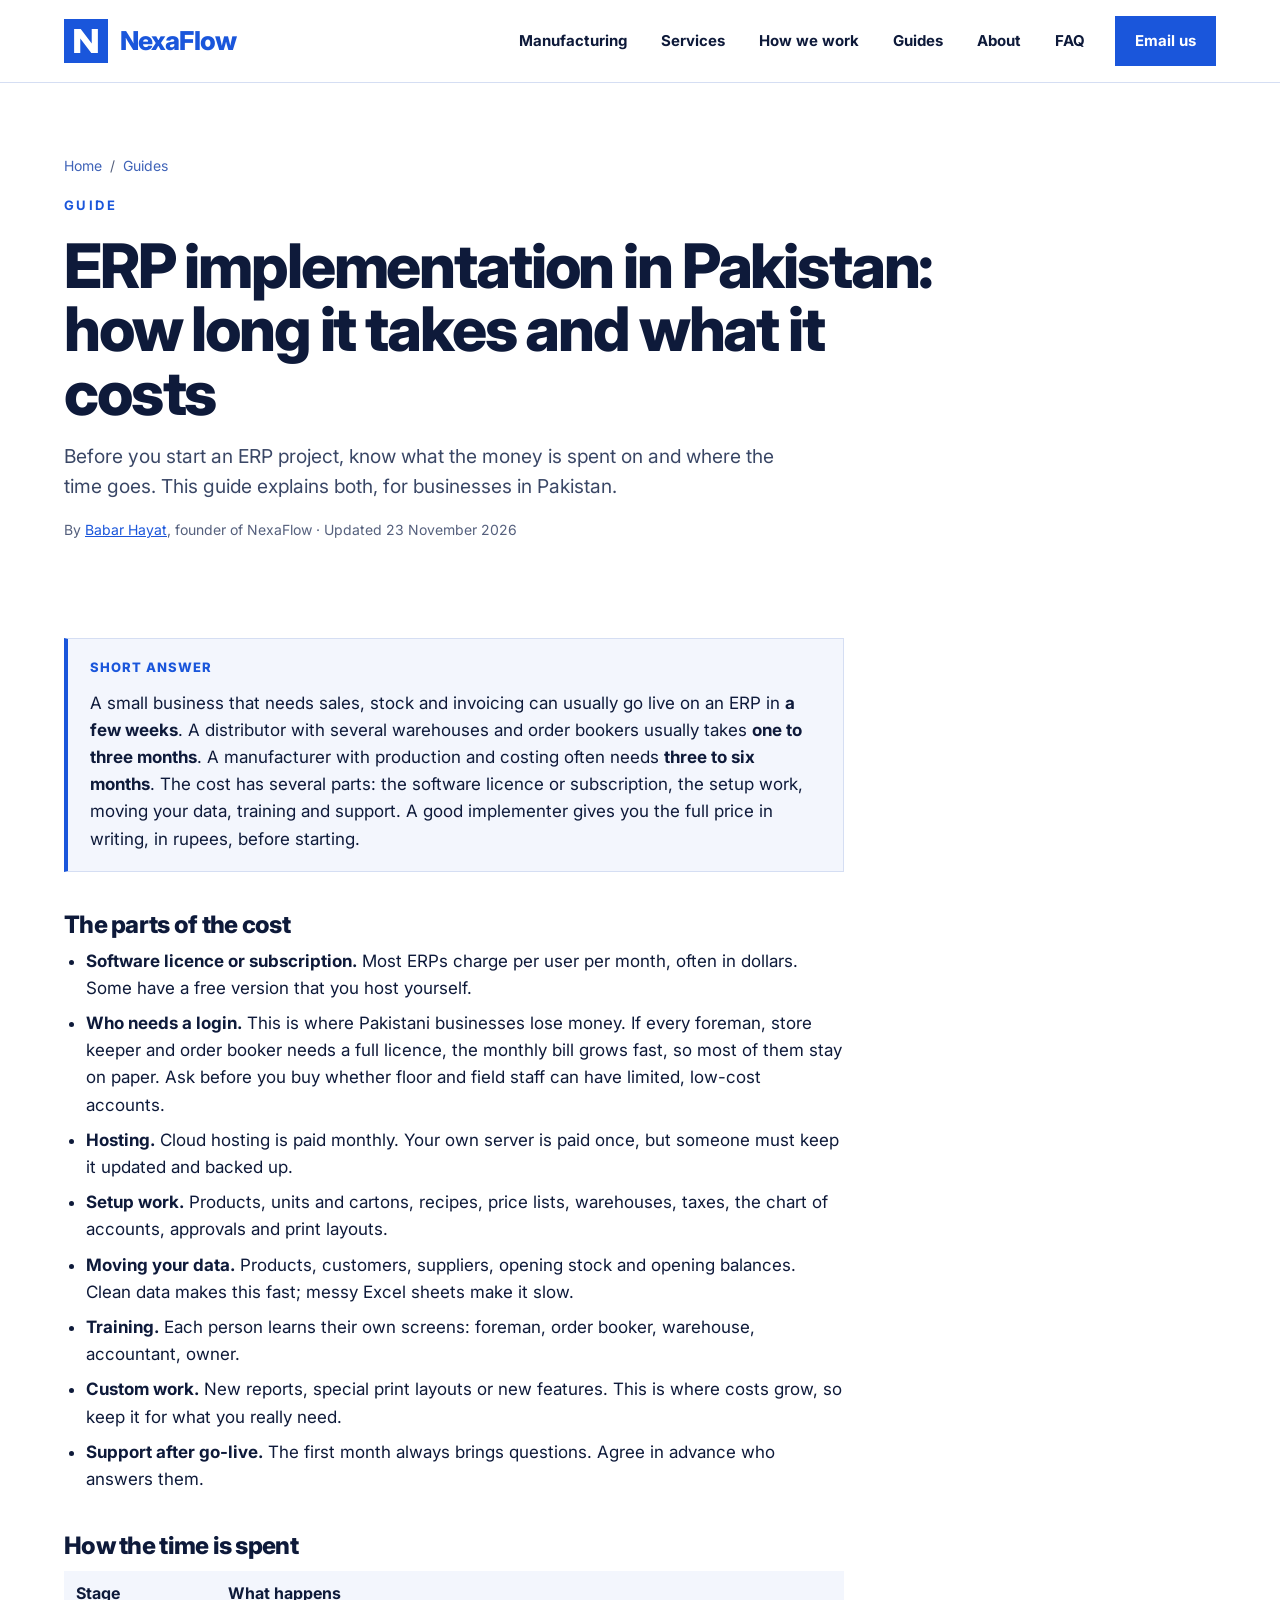
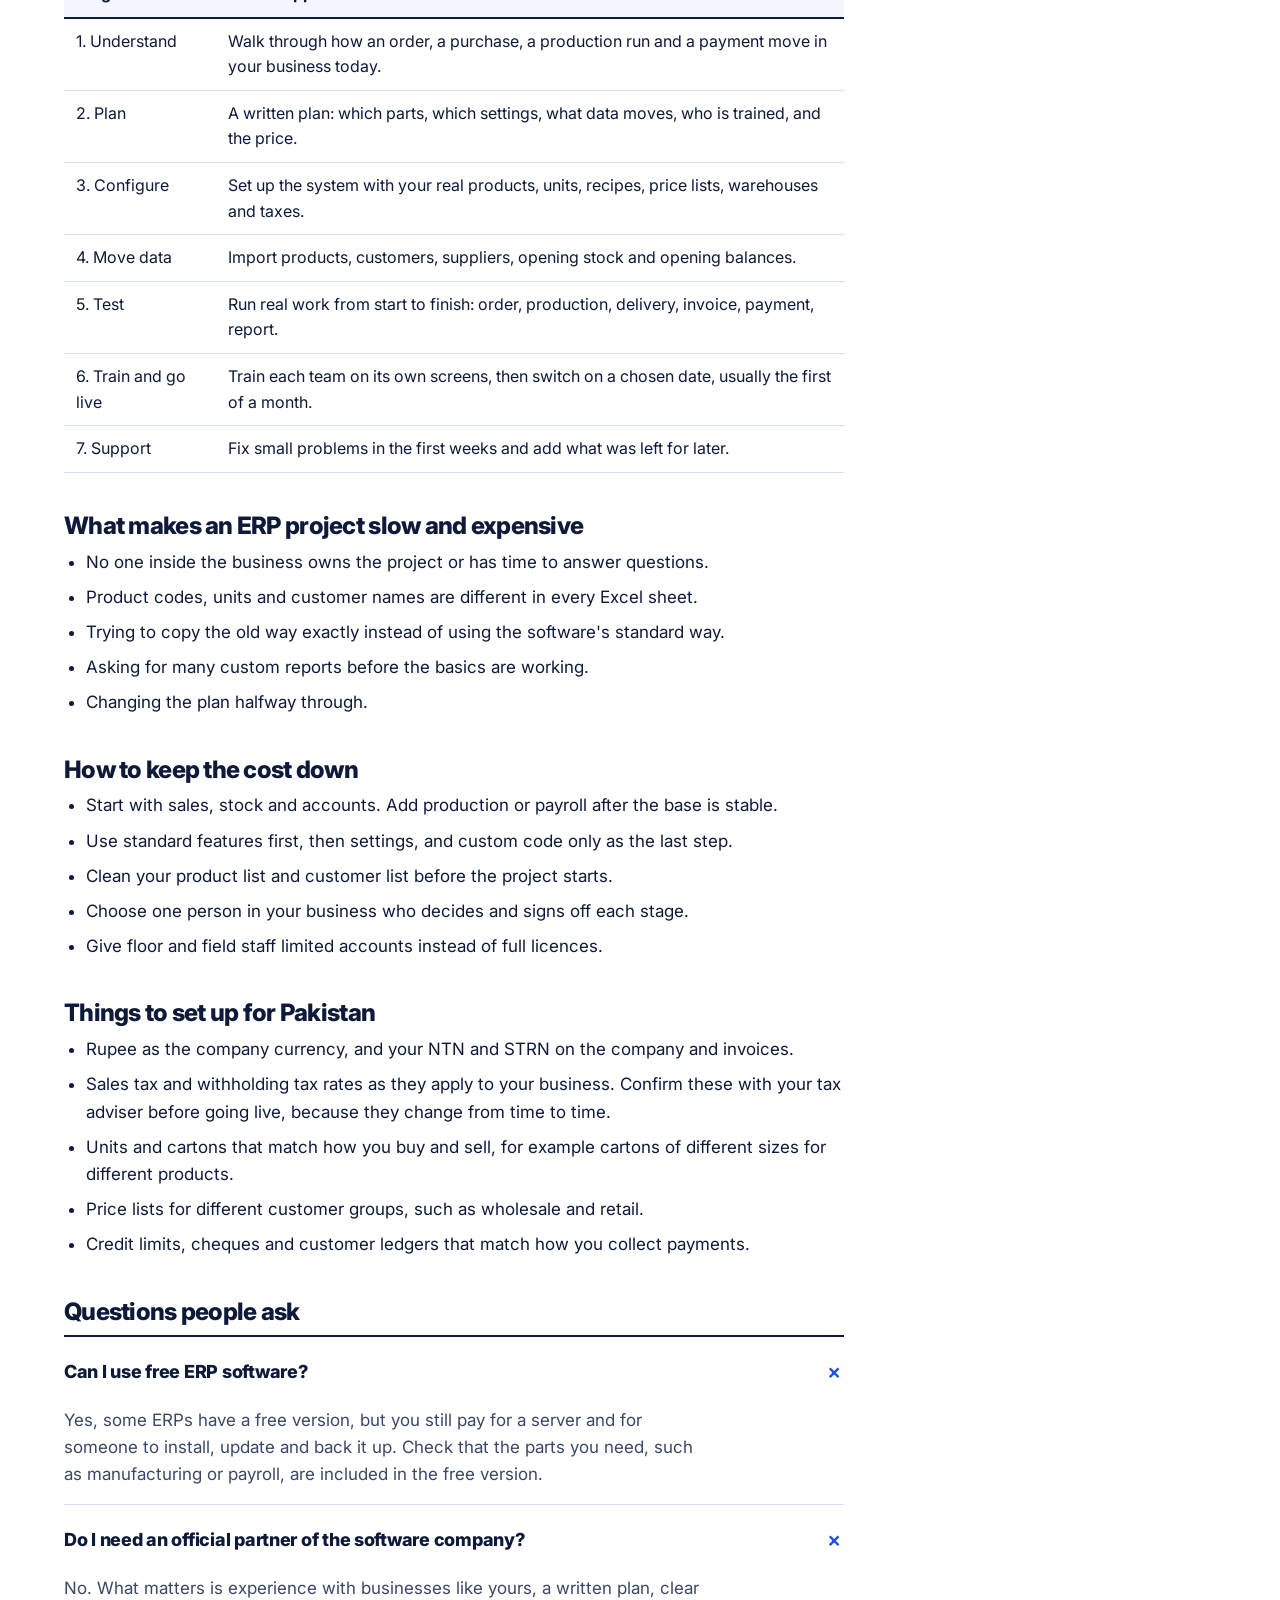
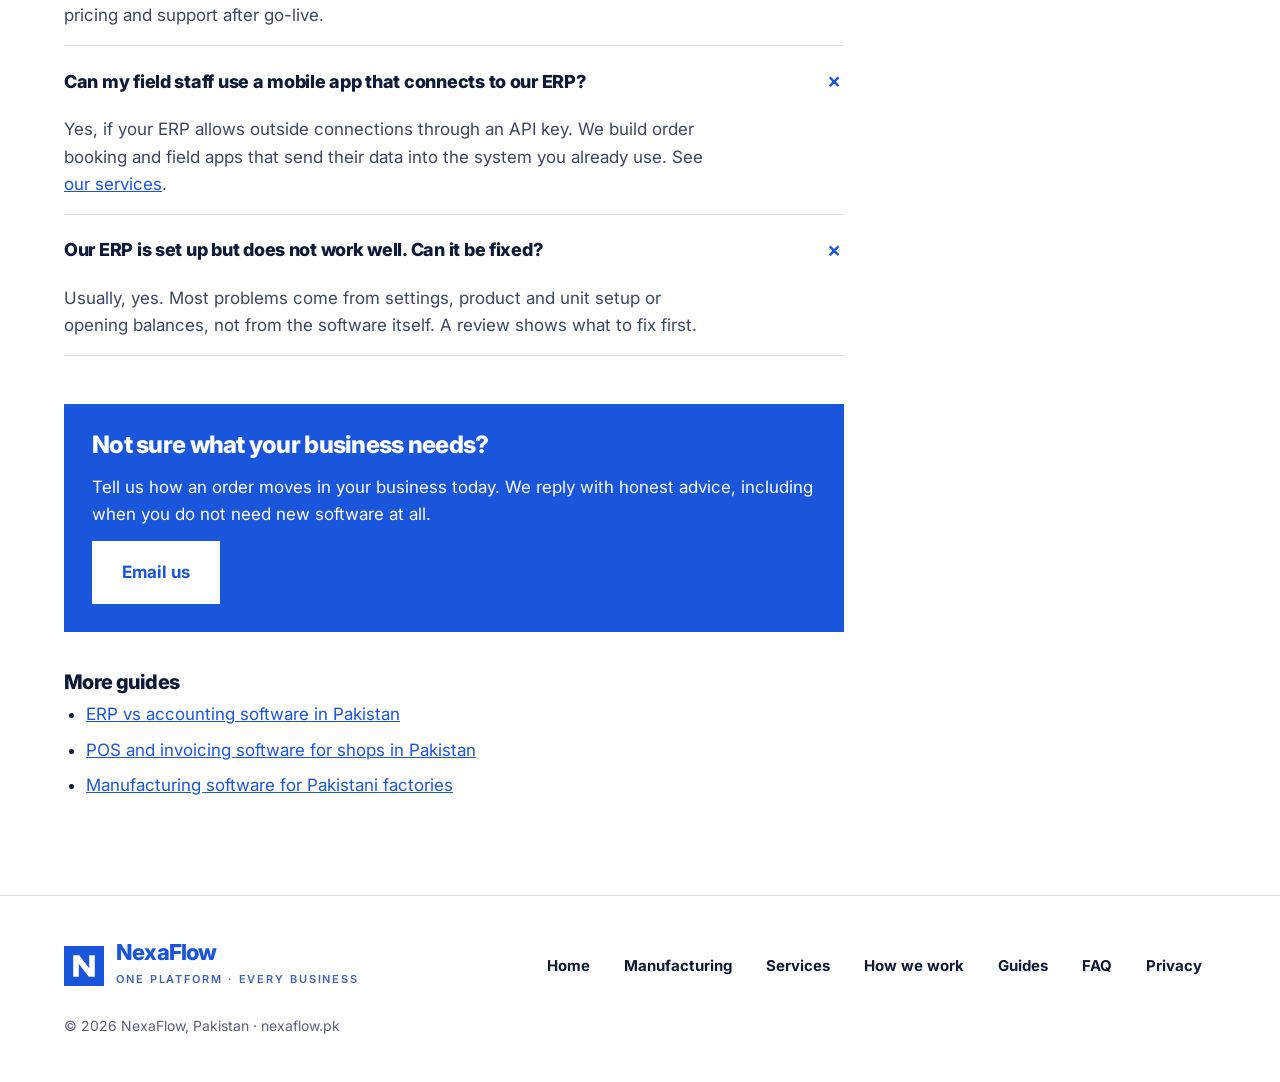
<file: erp-implementation-pakistan.html>
<!DOCTYPE html>
<html lang="en">
<head>
<!-- Google tag -->
<script async src="https://www.googletagmanager.com/gtm.js?id=GTM-TSVX7S9D"></script>
<script>
  window.dataLayer = window.dataLayer || [];
  function gtag(){dataLayer.push(arguments);}
  gtag('js', new Date());
</script>
<meta charset="utf-8">
<meta name="viewport" content="width=device-width, initial-scale=1">
<title>ERP Implementation in Pakistan: Time and Cost | NexaFlow</title>
<meta name="description" content="How long an ERP implementation takes in Pakistan, what the cost is made of, and how to keep it down, including the per-user licence trap.">
<link rel="canonical" href="https://nexaflow.pk/erp-implementation-pakistan.html">
<meta name="theme-color" content="#1A56DB">
<link rel="icon" href="favicon.svg" type="image/svg+xml">
<link rel="icon" href="favicon.ico" sizes="48x48">

<meta property="og:type" content="article">
<meta property="og:site_name" content="NexaFlow">
<meta property="og:title" content="ERP implementation in Pakistan: how long it takes and what it costs">
<meta property="og:description" content="How long an ERP takes to set up, what the cost is made of, and how to keep it down.">
<meta property="og:url" content="https://nexaflow.pk/erp-implementation-pakistan.html">
<meta property="og:locale" content="en_PK">
<meta property="og:image" content="https://nexaflow.pk/assets/og-image.png">
<meta property="og:image:width" content="1200">
<meta property="og:image:height" content="627">
<meta property="og:image:alt" content="NexaFlow: from daily chaos to one connected flow">
<meta name="twitter:card" content="summary_large_image">
<meta name="twitter:image" content="https://nexaflow.pk/assets/og-image.png">
<meta property="article:published_time" content="2026-11-23">

<link rel="preconnect" href="https://fonts.googleapis.com">
<link rel="preconnect" href="https://fonts.gstatic.com" crossorigin>
<link rel="stylesheet" href="https://fonts.googleapis.com/css2?family=Inter:wght@400;500;600;700;800&display=swap">
<link rel="stylesheet" href="styles.css">

<script type="application/ld+json">
{
  "@context": "https://schema.org",
  "@graph": [
    {
      "@type": "Article",
      "@id": "https://nexaflow.pk/erp-implementation-pakistan.html#article",
      "headline": "ERP implementation in Pakistan: how long it takes and what it costs",
      "description": "How long an ERP implementation takes in Pakistan, what the cost is made of, and how to keep it down, including the per-user licence trap.",
      "inLanguage": "en",
      "url": "https://nexaflow.pk/erp-implementation-pakistan.html",
      "mainEntityOfPage": "https://nexaflow.pk/erp-implementation-pakistan.html",
      "datePublished": "2026-11-23",
      "dateModified": "2026-11-23",
      "author": {
        "@type": "Person",
        "name": "Babar Hayat",
        "url": "https://nexaflow.pk/about.html"
      },
      "publisher": {
        "@id": "https://nexaflow.pk/#organization"
      },
      "image": "https://nexaflow.pk/assets/og-image.png"
    },
    {
      "@type": "Organization",
      "@id": "https://nexaflow.pk/#organization",
      "name": "NexaFlow",
      "url": "https://nexaflow.pk/",
      "logo": "https://nexaflow.pk/favicon.svg",
      "areaServed": {
        "@type": "Country",
        "name": "Pakistan"
      }
    },
    {
      "@type": "BreadcrumbList",
      "itemListElement": [
        {
          "@type": "ListItem",
          "position": 1,
          "name": "Home",
          "item": "https://nexaflow.pk/"
        },
        {
          "@type": "ListItem",
          "position": 2,
          "name": "Guides",
          "item": "https://nexaflow.pk/guides.html"
        },
        {
          "@type": "ListItem",
          "position": 3,
          "name": "ERP implementation in Pakistan: how long it takes and what it costs",
          "item": "https://nexaflow.pk/erp-implementation-pakistan.html"
        }
      ]
    },
    {
      "@type": "FAQPage",
      "@id": "https://nexaflow.pk/erp-implementation-pakistan.html#faq",
      "mainEntity": [
        {
          "@type": "Question",
          "name": "Can I use free ERP software?",
          "acceptedAnswer": {
            "@type": "Answer",
            "text": "Yes, some ERPs have a free version, but you still pay for a server and for someone to install, update and back it up. Check that the parts you need, such as manufacturing or payroll, are included in the free version."
          }
        },
        {
          "@type": "Question",
          "name": "Do I need an official partner of the software company?",
          "acceptedAnswer": {
            "@type": "Answer",
            "text": "No. What matters is experience with businesses like yours, a written plan, clear pricing and support after go-live."
          }
        },
        {
          "@type": "Question",
          "name": "Can my field staff use a mobile app that connects to our ERP?",
          "acceptedAnswer": {
            "@type": "Answer",
            "text": "Yes, if your ERP allows outside connections through an API key. We build order booking and field apps that send their data into the system you already use. See our services."
          }
        },
        {
          "@type": "Question",
          "name": "Our ERP is set up but does not work well. Can it be fixed?",
          "acceptedAnswer": {
            "@type": "Answer",
            "text": "Usually, yes. Most problems come from settings, product and unit setup or opening balances, not from the software itself. A review shows what to fix first."
          }
        }
      ]
    }
  ]
}
</script>
</head>
<body>
<noscript><iframe src="https://www.googletagmanager.com/ns.html?id=GTM-TSVX7S9D" height="0" width="0" style="display:none;visibility:hidden"></iframe></noscript>
<a class="skip" href="#main">Skip to content</a>

<header class="site-header">
  <div class="wrap">
    <a class="brand" href="index.html" aria-label="NexaFlow home">
      <svg width="44" height="44" viewBox="0 0 100 100" aria-hidden="true"><rect width="100" height="100" fill="#1A56DB"/><clipPath id="n-clip"><polygon points="23,23 38,23 63,55.5 63,23 77,23 77,77 62,77 37,44.5 37,77 23,77"/></clipPath><g clip-path="url(#n-clip)"><path class="n-draw" pathLength="1" d="M30 80V20L70 80V20" fill="none" stroke="#FFFFFF" stroke-width="20"/></g></svg>
      <span class="brand-name">NexaFlow</span>
    </a>
    <nav class="main-nav" aria-label="Main">
      <a class="nav-link" href="manufacturing.html">Manufacturing</a>
      <a class="nav-link" href="index.html#services">Services</a>
      <a class="nav-link" href="index.html#how">How we work</a>
      <a class="nav-link" href="guides.html">Guides</a>
      <a class="nav-link" href="about.html">About</a>
      <a class="nav-link" href="index.html#questions">FAQ</a>
      <a class="btn btn-small" href="mailto:info@nexaflow.pk" data-contact>Email us</a>
    </nav>
  </div>
</header>

<main id="main">

<section class="page-hero">
  <div class="wrap">
    <nav class="crumbs" aria-label="Breadcrumb"><a href="index.html">Home</a> <span aria-hidden="true">/</span> <a href="guides.html">Guides</a></nav>
    <p class="eyebrow">Guide</p>
    <h1>ERP implementation in Pakistan: how long it takes and what it costs</h1>
    <p class="lead">Before you start an ERP project, know what the money is spent on and where the time goes. This guide explains both, for businesses in Pakistan.</p>
    <p class="guide-meta">By <a href="about.html">Babar Hayat</a>, founder of NexaFlow · Updated 23 November 2026</p>
  </div>
</section>

<section class="section">
  <div class="wrap legal guide">
    <div class="answer">
      <p class="answer-label">Short answer</p>
      <p>A small business that needs sales, stock and invoicing can usually go live on an ERP in <strong>a few weeks</strong>. A distributor with several warehouses and order bookers usually takes <strong>one to three months</strong>. A manufacturer with production and costing often needs <strong>three to six months</strong>. The cost has several parts: the software licence or subscription, the setup work, moving your data, training and support. A good implementer gives you the full price in writing, in rupees, before starting.</p>
    </div>

    <h2>The parts of the cost</h2>
    <ul>
      <li><strong>Software licence or subscription.</strong> Most ERPs charge per user per month, often in dollars. Some have a free version that you host yourself.</li>
      <li><strong>Who needs a login.</strong> This is where Pakistani businesses lose money. If every foreman, store keeper and order booker needs a full licence, the monthly bill grows fast, so most of them stay on paper. Ask before you buy whether floor and field staff can have limited, low-cost accounts.</li>
      <li><strong>Hosting.</strong> Cloud hosting is paid monthly. Your own server is paid once, but someone must keep it updated and backed up.</li>
      <li><strong>Setup work.</strong> Products, units and cartons, recipes, price lists, warehouses, taxes, the chart of accounts, approvals and print layouts.</li>
      <li><strong>Moving your data.</strong> Products, customers, suppliers, opening stock and opening balances. Clean data makes this fast; messy Excel sheets make it slow.</li>
      <li><strong>Training.</strong> Each person learns their own screens: foreman, order booker, warehouse, accountant, owner.</li>
      <li><strong>Custom work.</strong> New reports, special print layouts or new features. This is where costs grow, so keep it for what you really need.</li>
      <li><strong>Support after go-live.</strong> The first month always brings questions. Agree in advance who answers them.</li>
    </ul>

    <h2>How the time is spent</h2>
    <div class="table-wrap">
      <table>
        <thead><tr><th scope="col">Stage</th><th scope="col">What happens</th></tr></thead>
        <tbody>
          <tr><td>1. Understand</td><td>Walk through how an order, a purchase, a production run and a payment move in your business today.</td></tr>
          <tr><td>2. Plan</td><td>A written plan: which parts, which settings, what data moves, who is trained, and the price.</td></tr>
          <tr><td>3. Configure</td><td>Set up the system with your real products, units, recipes, price lists, warehouses and taxes.</td></tr>
          <tr><td>4. Move data</td><td>Import products, customers, suppliers, opening stock and opening balances.</td></tr>
          <tr><td>5. Test</td><td>Run real work from start to finish: order, production, delivery, invoice, payment, report.</td></tr>
          <tr><td>6. Train and go live</td><td>Train each team on its own screens, then switch on a chosen date, usually the first of a month.</td></tr>
          <tr><td>7. Support</td><td>Fix small problems in the first weeks and add what was left for later.</td></tr>
        </tbody>
      </table>
    </div>

    <h2>What makes an ERP project slow and expensive</h2>
    <ul>
      <li>No one inside the business owns the project or has time to answer questions.</li>
      <li>Product codes, units and customer names are different in every Excel sheet.</li>
      <li>Trying to copy the old way exactly instead of using the software's standard way.</li>
      <li>Asking for many custom reports before the basics are working.</li>
      <li>Changing the plan halfway through.</li>
    </ul>

    <h2>How to keep the cost down</h2>
    <ul>
      <li>Start with sales, stock and accounts. Add production or payroll after the base is stable.</li>
      <li>Use standard features first, then settings, and custom code only as the last step.</li>
      <li>Clean your product list and customer list before the project starts.</li>
      <li>Choose one person in your business who decides and signs off each stage.</li>
      <li>Give floor and field staff limited accounts instead of full licences.</li>
    </ul>

    <h2>Things to set up for Pakistan</h2>
    <ul>
      <li>Rupee as the company currency, and your NTN and STRN on the company and invoices.</li>
      <li>Sales tax and withholding tax rates as they apply to your business. Confirm these with your tax adviser before going live, because they change from time to time.</li>
      <li>Units and cartons that match how you buy and sell, for example cartons of different sizes for different products.</li>
      <li>Price lists for different customer groups, such as wholesale and retail.</li>
      <li>Credit limits, cheques and customer ledgers that match how you collect payments.</li>
    </ul>

    <h2 id="faq">Questions people ask</h2>
    <div class="faq-list guide-faq">
      <details open>
        <summary><h3>Can I use free ERP software?</h3></summary>
        <p>Yes, some ERPs have a free version, but you still pay for a server and for someone to install, update and back it up. Check that the parts you need, such as manufacturing or payroll, are included in the free version.</p>
      </details>
      <details open>
        <summary><h3>Do I need an official partner of the software company?</h3></summary>
        <p>No. What matters is experience with businesses like yours, a written plan, clear pricing and support after go-live.</p>
      </details>
      <details open>
        <summary><h3>Can my field staff use a mobile app that connects to our ERP?</h3></summary>
        <p>Yes, if your ERP allows outside connections through an API key. We build order booking and field apps that send their data into the system you already use. See <a href="index.html#services">our services</a>.</p>
      </details>
      <details open>
        <summary><h3>Our ERP is set up but does not work well. Can it be fixed?</h3></summary>
        <p>Usually, yes. Most problems come from settings, product and unit setup or opening balances, not from the software itself. A review shows what to fix first.</p>
      </details>
    </div>

    <aside class="guide-cta">
      <h2>Not sure what your business needs?</h2>
      <p>Tell us how an order moves in your business today. We reply with honest advice, including when you do not need new software at all.</p>
      <a class="btn" href="mailto:info@nexaflow.pk" data-contact>Email us</a>
    </aside>

    <nav class="guide-related" aria-label="More guides">
      <h2>More guides</h2>
      <ul>
        <li><a href="erp-vs-accounting-software.html">ERP vs accounting software in Pakistan</a></li>
        <li><a href="pos-invoicing-software-pakistan.html">POS and invoicing software for shops in Pakistan</a></li>
        <li><a href="manufacturing.html">Manufacturing software for Pakistani factories</a></li>
      </ul>
    </nav>
  </div>
</section>

</main>

<footer class="site-footer">
  <div class="wrap">
    <div class="footer-brand">
      <svg width="40" height="40" viewBox="0 0 100 100" aria-hidden="true"><rect width="100" height="100" fill="#1A56DB"/><polygon fill="#FFFFFF" points="23,23 38,23 63,55.5 63,23 77,23 77,77 62,77 37,44.5 37,77 23,77"/></svg>
      <div>
        <span class="brand-name">NexaFlow</span>
        <span class="tagline">One Platform · Every Business</span>
      </div>
    </div>
    <nav class="footer-nav" aria-label="Footer">
      <a class="nav-link" href="index.html">Home</a>
      <a class="nav-link" href="manufacturing.html">Manufacturing</a>
      <a class="nav-link" href="index.html#services">Services</a>
      <a class="nav-link" href="index.html#how">How we work</a>
      <a class="nav-link" href="guides.html">Guides</a>
      <a class="nav-link" href="index.html#questions">FAQ</a>
      <a class="nav-link" href="privacy.html">Privacy</a>
    </nav>
    <p class="copyright">© 2026 NexaFlow, Pakistan · nexaflow.pk</p>
  </div>
</footer>


<dialog id="contact-dialog" class="contact-dialog" aria-labelledby="contact-title">
  <form id="contact-form" class="contact-form" action="https://api.web3forms.com/submit" method="POST">
    <button type="button" class="dialog-close" id="contact-close" aria-label="Close">&times;</button>
    <h2 id="contact-title">Send us a message</h2>
    <p class="dialog-lead">Tell us about your business. We reply by email, usually within one working day.</p>
    <input type="hidden" name="access_key" value="f734cbc9-495e-4040-93d0-57282e658a32">
    <input type="hidden" name="subject" value="New enquiry from nexaflow.pk">
    <input type="hidden" name="from_name" value="NexaFlow website">
    <input type="checkbox" name="botcheck" class="hp" tabindex="-1" autocomplete="off" aria-hidden="true">
    <label for="cf-name">Your name</label>
    <input id="cf-name" type="text" name="name" required autocomplete="name">
    <label for="cf-email">Your email</label>
    <input id="cf-email" type="email" name="email" required autocomplete="email">
    <label for="cf-phone">Phone or WhatsApp <span>(optional)</span></label>
    <input id="cf-phone" type="tel" name="phone" autocomplete="tel">
    <label for="cf-message">Your message</label>
    <textarea id="cf-message" name="message" rows="5" required></textarea>
    <button type="submit" class="btn" id="cf-send">Send message</button>
    <p class="dialog-note" id="cf-status" role="status" aria-live="polite">We use your details only to reply to your message. You can also write to <strong>info@nexaflow.pk</strong>.</p>
  </form>
</dialog>

<script src="script.js" defer></script>
</body>
</html>
</file>
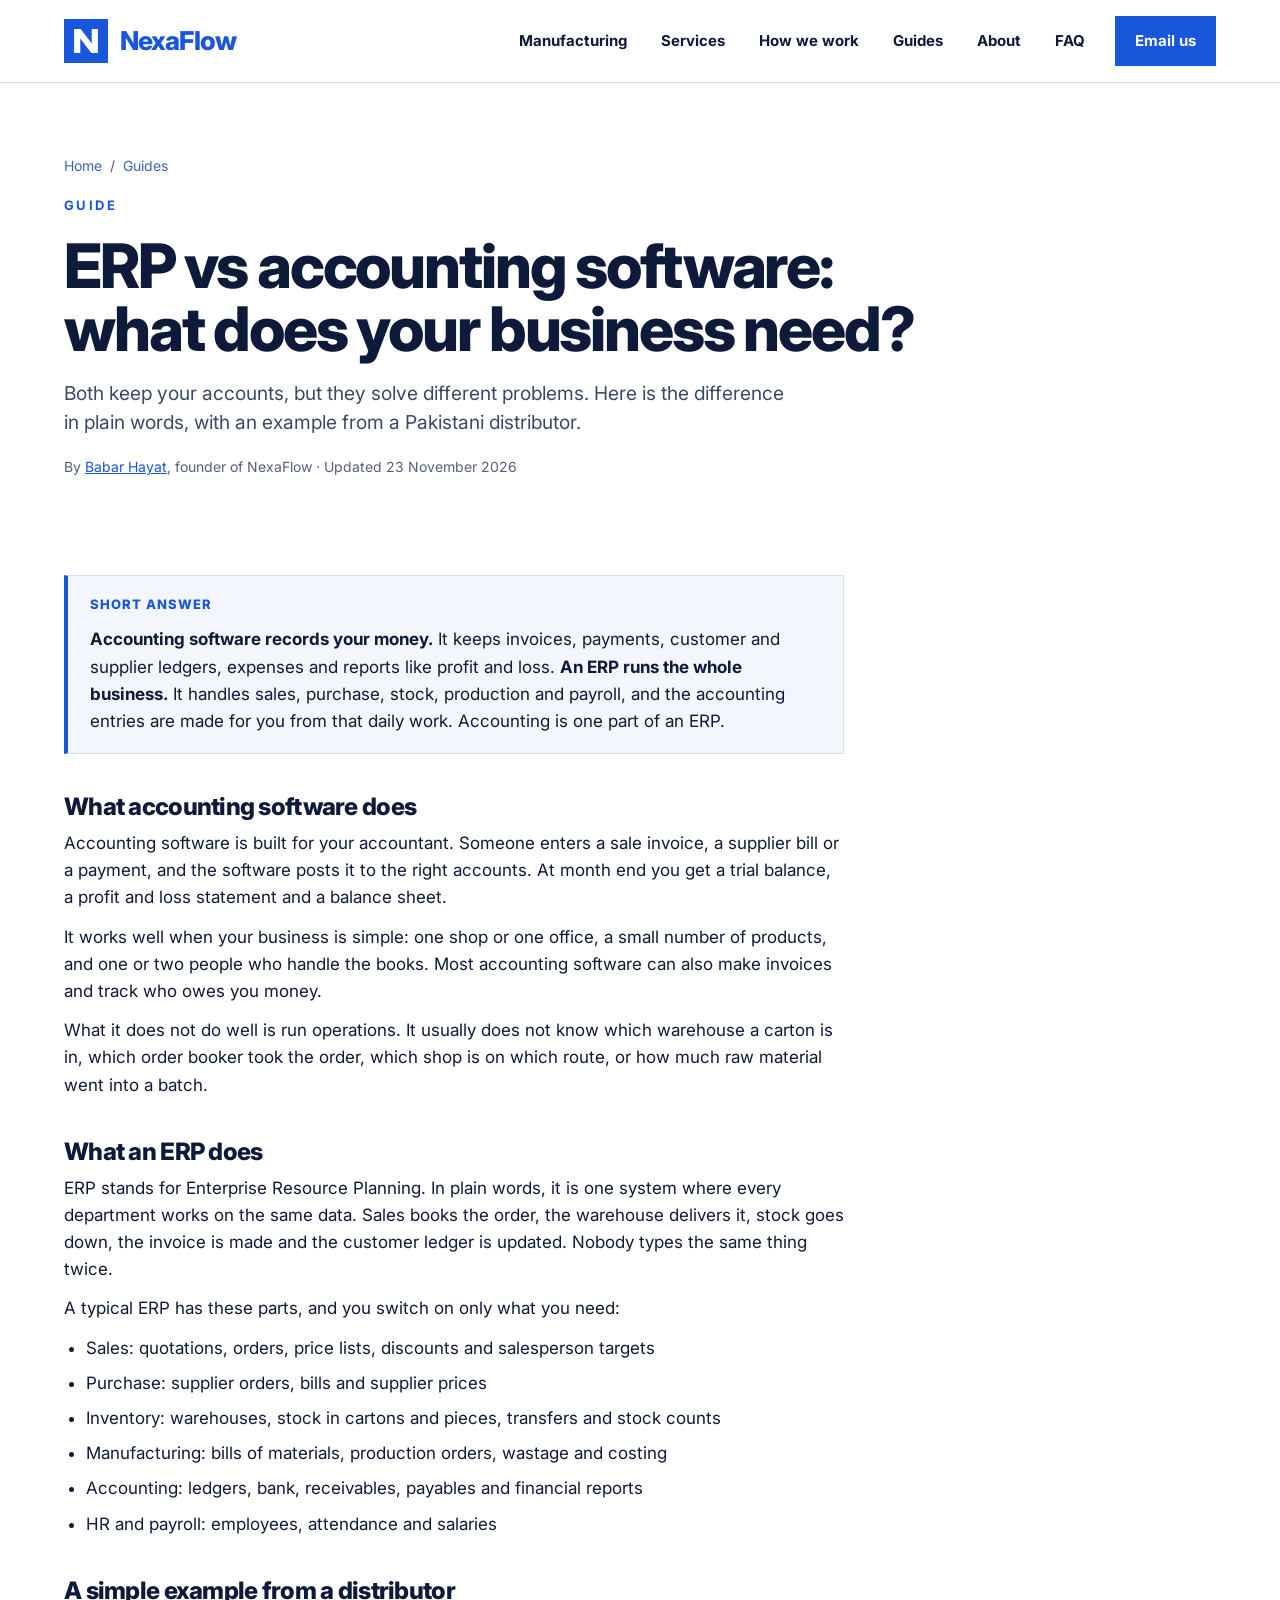
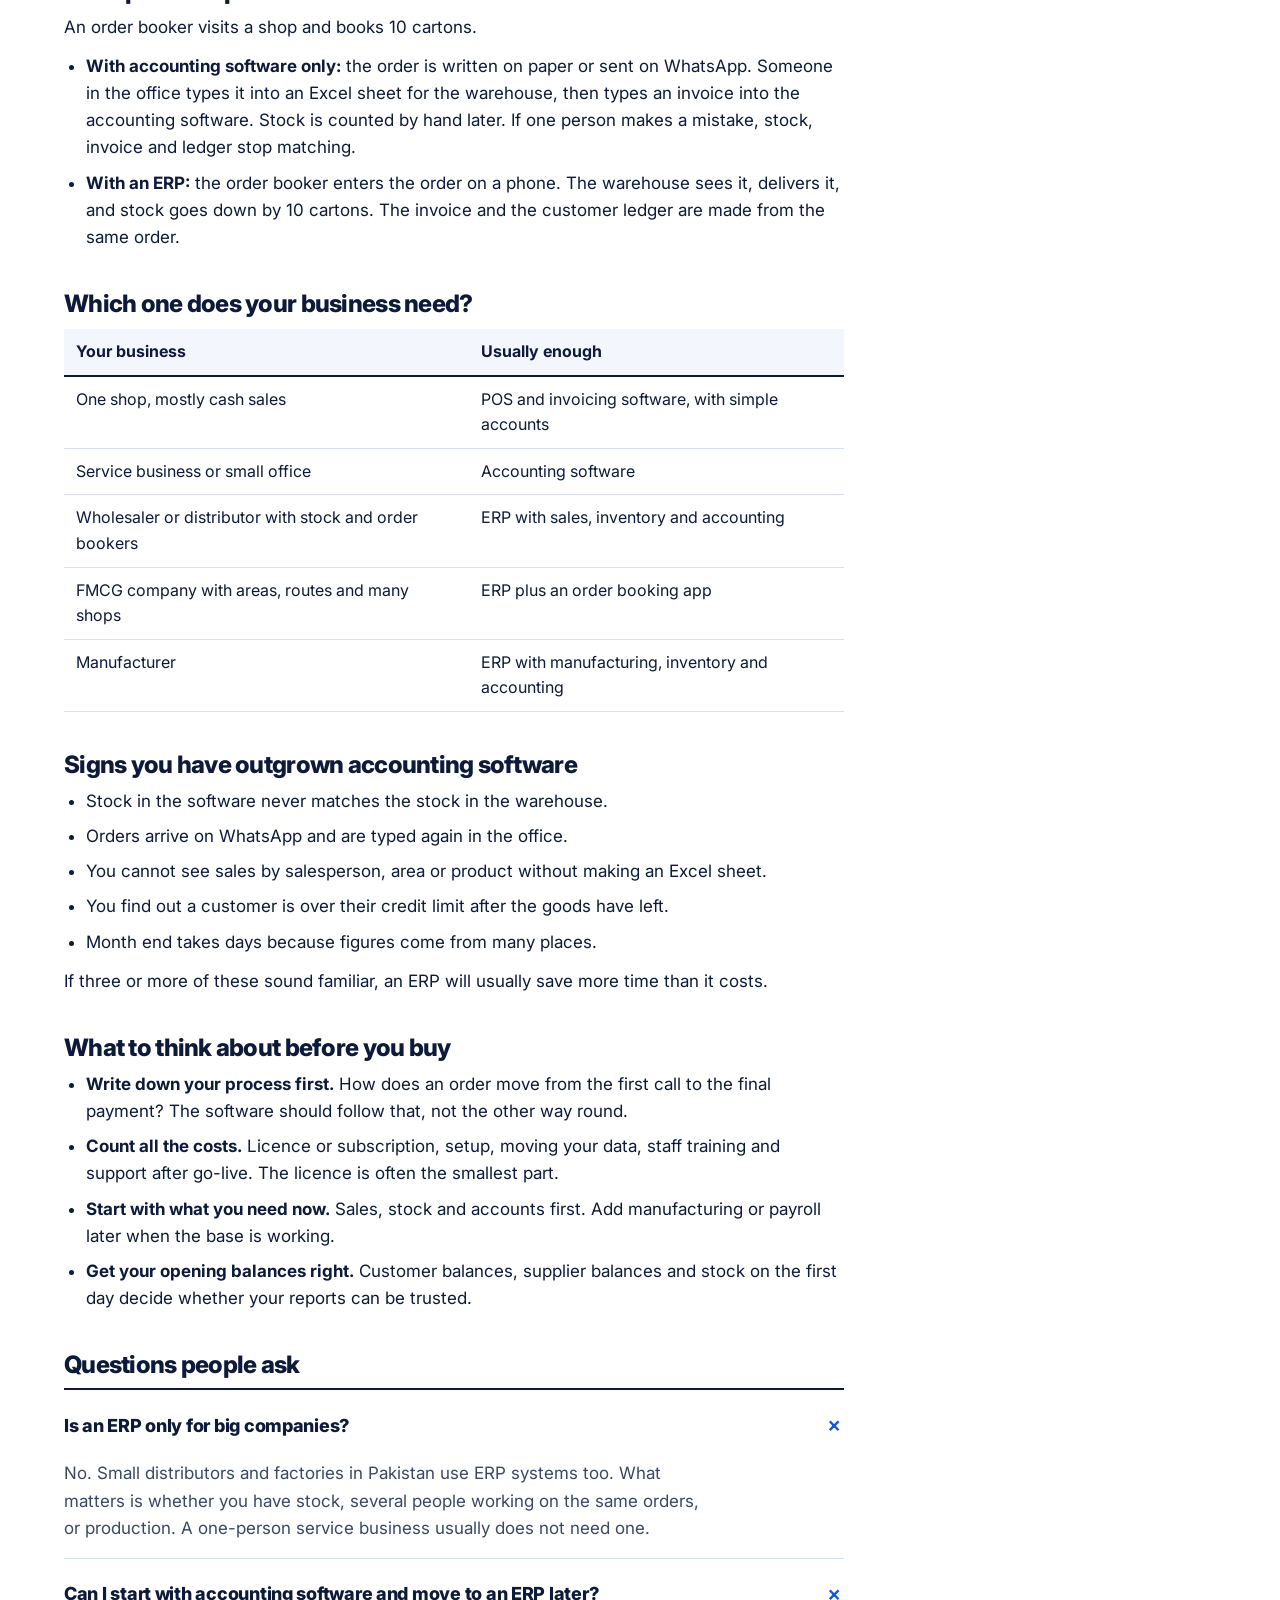
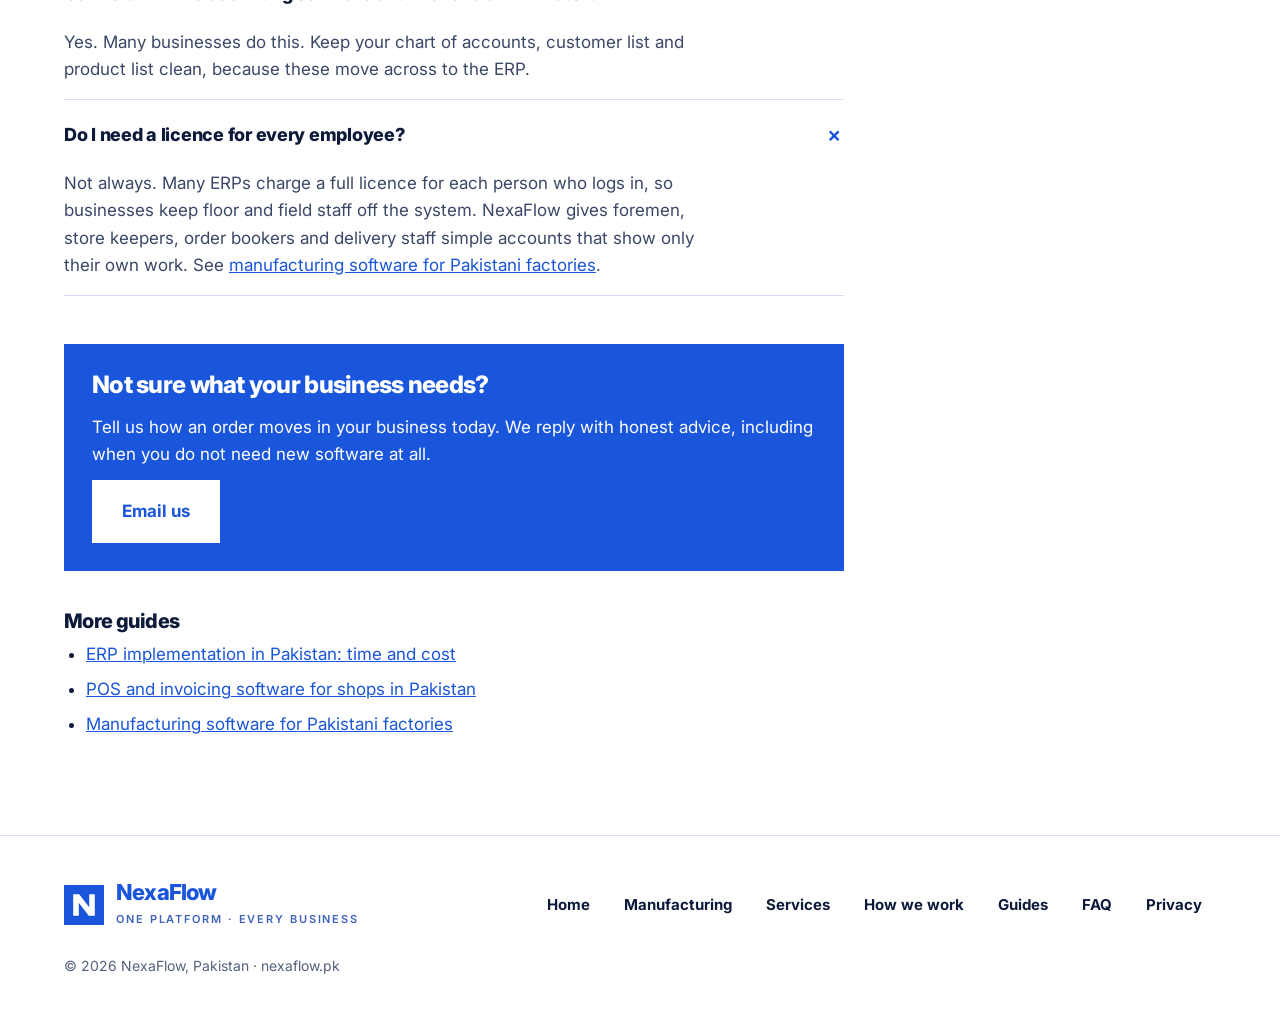
<file: erp-vs-accounting-software.html>
<!DOCTYPE html>
<html lang="en">
<head>
<!-- Google tag -->
<script async src="https://www.googletagmanager.com/gtm.js?id=GTM-TSVX7S9D"></script>
<script>
  window.dataLayer = window.dataLayer || [];
  function gtag(){dataLayer.push(arguments);}
  gtag('js', new Date());
</script>
<meta charset="utf-8">
<meta name="viewport" content="width=device-width, initial-scale=1">
<title>ERP vs Accounting Software in Pakistan | NexaFlow</title>
<meta name="description" content="The difference between ERP and accounting software, with a simple example and a table to see which one your business in Pakistan needs.">
<link rel="canonical" href="https://nexaflow.pk/erp-vs-accounting-software.html">
<meta name="theme-color" content="#1A56DB">
<link rel="icon" href="favicon.svg" type="image/svg+xml">
<link rel="icon" href="favicon.ico" sizes="48x48">

<meta property="og:type" content="article">
<meta property="og:site_name" content="NexaFlow">
<meta property="og:title" content="ERP vs accounting software: what does your business need?">
<meta property="og:description" content="Accounting software records money. An ERP runs the whole business. Which one do you need?">
<meta property="og:url" content="https://nexaflow.pk/erp-vs-accounting-software.html">
<meta property="og:locale" content="en_PK">
<meta property="og:image" content="https://nexaflow.pk/assets/og-image.png">
<meta property="og:image:width" content="1200">
<meta property="og:image:height" content="627">
<meta property="og:image:alt" content="NexaFlow: from daily chaos to one connected flow">
<meta name="twitter:card" content="summary_large_image">
<meta name="twitter:image" content="https://nexaflow.pk/assets/og-image.png">
<meta property="article:published_time" content="2026-11-23">

<link rel="preconnect" href="https://fonts.googleapis.com">
<link rel="preconnect" href="https://fonts.gstatic.com" crossorigin>
<link rel="stylesheet" href="https://fonts.googleapis.com/css2?family=Inter:wght@400;500;600;700;800&display=swap">
<link rel="stylesheet" href="styles.css">

<script type="application/ld+json">
{
  "@context": "https://schema.org",
  "@graph": [
    {
      "@type": "Article",
      "@id": "https://nexaflow.pk/erp-vs-accounting-software.html#article",
      "headline": "ERP vs accounting software: what does your business need?",
      "description": "The difference between ERP and accounting software, with a simple example and a table to see which one your business in Pakistan needs.",
      "inLanguage": "en",
      "url": "https://nexaflow.pk/erp-vs-accounting-software.html",
      "mainEntityOfPage": "https://nexaflow.pk/erp-vs-accounting-software.html",
      "datePublished": "2026-11-23",
      "dateModified": "2026-11-23",
      "author": {
        "@type": "Person",
        "name": "Babar Hayat",
        "url": "https://nexaflow.pk/about.html"
      },
      "publisher": {
        "@id": "https://nexaflow.pk/#organization"
      },
      "image": "https://nexaflow.pk/assets/og-image.png"
    },
    {
      "@type": "Organization",
      "@id": "https://nexaflow.pk/#organization",
      "name": "NexaFlow",
      "url": "https://nexaflow.pk/",
      "logo": "https://nexaflow.pk/favicon.svg",
      "areaServed": {
        "@type": "Country",
        "name": "Pakistan"
      }
    },
    {
      "@type": "BreadcrumbList",
      "itemListElement": [
        {
          "@type": "ListItem",
          "position": 1,
          "name": "Home",
          "item": "https://nexaflow.pk/"
        },
        {
          "@type": "ListItem",
          "position": 2,
          "name": "Guides",
          "item": "https://nexaflow.pk/guides.html"
        },
        {
          "@type": "ListItem",
          "position": 3,
          "name": "ERP vs accounting software: what does your business need?",
          "item": "https://nexaflow.pk/erp-vs-accounting-software.html"
        }
      ]
    },
    {
      "@type": "FAQPage",
      "@id": "https://nexaflow.pk/erp-vs-accounting-software.html#faq",
      "mainEntity": [
        {
          "@type": "Question",
          "name": "Is an ERP only for big companies?",
          "acceptedAnswer": {
            "@type": "Answer",
            "text": "No. Small distributors and factories in Pakistan use ERP systems too. What matters is whether you have stock, several people working on the same orders, or production. A one-person service business usually does not need one."
          }
        },
        {
          "@type": "Question",
          "name": "Can I start with accounting software and move to an ERP later?",
          "acceptedAnswer": {
            "@type": "Answer",
            "text": "Yes. Many businesses do this. Keep your chart of accounts, customer list and product list clean, because these move across to the ERP."
          }
        },
        {
          "@type": "Question",
          "name": "Do I need a licence for every employee?",
          "acceptedAnswer": {
            "@type": "Answer",
            "text": "Not always. Many ERPs charge a full licence for each person who logs in, so businesses keep floor and field staff off the system. NexaFlow gives foremen, store keepers, order bookers and delivery staff simple accounts that show only their own work. See manufacturing software for Pakistani factories."
          }
        }
      ]
    }
  ]
}
</script>
</head>
<body>
<noscript><iframe src="https://www.googletagmanager.com/ns.html?id=GTM-TSVX7S9D" height="0" width="0" style="display:none;visibility:hidden"></iframe></noscript>
<a class="skip" href="#main">Skip to content</a>

<header class="site-header">
  <div class="wrap">
    <a class="brand" href="index.html" aria-label="NexaFlow home">
      <svg width="44" height="44" viewBox="0 0 100 100" aria-hidden="true"><rect width="100" height="100" fill="#1A56DB"/><clipPath id="n-clip"><polygon points="23,23 38,23 63,55.5 63,23 77,23 77,77 62,77 37,44.5 37,77 23,77"/></clipPath><g clip-path="url(#n-clip)"><path class="n-draw" pathLength="1" d="M30 80V20L70 80V20" fill="none" stroke="#FFFFFF" stroke-width="20"/></g></svg>
      <span class="brand-name">NexaFlow</span>
    </a>
    <nav class="main-nav" aria-label="Main">
      <a class="nav-link" href="manufacturing.html">Manufacturing</a>
      <a class="nav-link" href="index.html#services">Services</a>
      <a class="nav-link" href="index.html#how">How we work</a>
      <a class="nav-link" href="guides.html">Guides</a>
      <a class="nav-link" href="about.html">About</a>
      <a class="nav-link" href="index.html#questions">FAQ</a>
      <a class="btn btn-small" href="mailto:info@nexaflow.pk" data-contact>Email us</a>
    </nav>
  </div>
</header>

<main id="main">

<section class="page-hero">
  <div class="wrap">
    <nav class="crumbs" aria-label="Breadcrumb"><a href="index.html">Home</a> <span aria-hidden="true">/</span> <a href="guides.html">Guides</a></nav>
    <p class="eyebrow">Guide</p>
    <h1>ERP vs accounting software: what does your business need?</h1>
    <p class="lead">Both keep your accounts, but they solve different problems. Here is the difference in plain words, with an example from a Pakistani distributor.</p>
    <p class="guide-meta">By <a href="about.html">Babar Hayat</a>, founder of NexaFlow · Updated 23 November 2026</p>
  </div>
</section>

<section class="section">
  <div class="wrap legal guide">
    <div class="answer">
      <p class="answer-label">Short answer</p>
      <p><strong>Accounting software records your money.</strong> It keeps invoices, payments, customer and supplier ledgers, expenses and reports like profit and loss. <strong>An ERP runs the whole business.</strong> It handles sales, purchase, stock, production and payroll, and the accounting entries are made for you from that daily work. Accounting is one part of an ERP.</p>
    </div>

    <h2>What accounting software does</h2>
    <p>Accounting software is built for your accountant. Someone enters a sale invoice, a supplier bill or a payment, and the software posts it to the right accounts. At month end you get a trial balance, a profit and loss statement and a balance sheet.</p>
    <p>It works well when your business is simple: one shop or one office, a small number of products, and one or two people who handle the books. Most accounting software can also make invoices and track who owes you money.</p>
    <p>What it does not do well is run operations. It usually does not know which warehouse a carton is in, which order booker took the order, which shop is on which route, or how much raw material went into a batch.</p>

    <h2>What an ERP does</h2>
    <p>ERP stands for Enterprise Resource Planning. In plain words, it is one system where every department works on the same data. Sales books the order, the warehouse delivers it, stock goes down, the invoice is made and the customer ledger is updated. Nobody types the same thing twice.</p>
    <p>A typical ERP has these parts, and you switch on only what you need:</p>
    <ul>
      <li>Sales: quotations, orders, price lists, discounts and salesperson targets</li>
      <li>Purchase: supplier orders, bills and supplier prices</li>
      <li>Inventory: warehouses, stock in cartons and pieces, transfers and stock counts</li>
      <li>Manufacturing: bills of materials, production orders, wastage and costing</li>
      <li>Accounting: ledgers, bank, receivables, payables and financial reports</li>
      <li>HR and payroll: employees, attendance and salaries</li>
    </ul>

    <h2>A simple example from a distributor</h2>
    <p>An order booker visits a shop and books 10 cartons.</p>
    <ul>
      <li><strong>With accounting software only:</strong> the order is written on paper or sent on WhatsApp. Someone in the office types it into an Excel sheet for the warehouse, then types an invoice into the accounting software. Stock is counted by hand later. If one person makes a mistake, stock, invoice and ledger stop matching.</li>
      <li><strong>With an ERP:</strong> the order booker enters the order on a phone. The warehouse sees it, delivers it, and stock goes down by 10 cartons. The invoice and the customer ledger are made from the same order.</li>
    </ul>

    <h2>Which one does your business need?</h2>
    <div class="table-wrap">
      <table>
        <thead><tr><th scope="col">Your business</th><th scope="col">Usually enough</th></tr></thead>
        <tbody>
          <tr><td>One shop, mostly cash sales</td><td>POS and invoicing software, with simple accounts</td></tr>
          <tr><td>Service business or small office</td><td>Accounting software</td></tr>
          <tr><td>Wholesaler or distributor with stock and order bookers</td><td>ERP with sales, inventory and accounting</td></tr>
          <tr><td>FMCG company with areas, routes and many shops</td><td>ERP plus an order booking app</td></tr>
          <tr><td>Manufacturer</td><td>ERP with manufacturing, inventory and accounting</td></tr>
        </tbody>
      </table>
    </div>

    <h2>Signs you have outgrown accounting software</h2>
    <ul>
      <li>Stock in the software never matches the stock in the warehouse.</li>
      <li>Orders arrive on WhatsApp and are typed again in the office.</li>
      <li>You cannot see sales by salesperson, area or product without making an Excel sheet.</li>
      <li>You find out a customer is over their credit limit after the goods have left.</li>
      <li>Month end takes days because figures come from many places.</li>
    </ul>
    <p>If three or more of these sound familiar, an ERP will usually save more time than it costs.</p>

    <h2>What to think about before you buy</h2>
    <ul>
      <li><strong>Write down your process first.</strong> How does an order move from the first call to the final payment? The software should follow that, not the other way round.</li>
      <li><strong>Count all the costs.</strong> Licence or subscription, setup, moving your data, staff training and support after go-live. The licence is often the smallest part.</li>
      <li><strong>Start with what you need now.</strong> Sales, stock and accounts first. Add manufacturing or payroll later when the base is working.</li>
      <li><strong>Get your opening balances right.</strong> Customer balances, supplier balances and stock on the first day decide whether your reports can be trusted.</li>
    </ul>

    <h2 id="faq">Questions people ask</h2>
    <div class="faq-list guide-faq">
      <details open>
        <summary><h3>Is an ERP only for big companies?</h3></summary>
        <p>No. Small distributors and factories in Pakistan use ERP systems too. What matters is whether you have stock, several people working on the same orders, or production. A one-person service business usually does not need one.</p>
      </details>
      <details open>
        <summary><h3>Can I start with accounting software and move to an ERP later?</h3></summary>
        <p>Yes. Many businesses do this. Keep your chart of accounts, customer list and product list clean, because these move across to the ERP.</p>
      </details>
      <details open>
        <summary><h3>Do I need a licence for every employee?</h3></summary>
        <p>Not always. Many ERPs charge a full licence for each person who logs in, so businesses keep floor and field staff off the system. NexaFlow gives foremen, store keepers, order bookers and delivery staff simple accounts that show only their own work. See <a href="manufacturing.html">manufacturing software for Pakistani factories</a>.</p>
      </details>
    </div>

    <aside class="guide-cta">
      <h2>Not sure what your business needs?</h2>
      <p>Tell us how an order moves in your business today. We reply with honest advice, including when you do not need new software at all.</p>
      <a class="btn" href="mailto:info@nexaflow.pk" data-contact>Email us</a>
    </aside>

    <nav class="guide-related" aria-label="More guides">
      <h2>More guides</h2>
      <ul>
        <li><a href="erp-implementation-pakistan.html">ERP implementation in Pakistan: time and cost</a></li>
        <li><a href="pos-invoicing-software-pakistan.html">POS and invoicing software for shops in Pakistan</a></li>
        <li><a href="manufacturing.html">Manufacturing software for Pakistani factories</a></li>
      </ul>
    </nav>
  </div>
</section>

</main>

<footer class="site-footer">
  <div class="wrap">
    <div class="footer-brand">
      <svg width="40" height="40" viewBox="0 0 100 100" aria-hidden="true"><rect width="100" height="100" fill="#1A56DB"/><polygon fill="#FFFFFF" points="23,23 38,23 63,55.5 63,23 77,23 77,77 62,77 37,44.5 37,77 23,77"/></svg>
      <div>
        <span class="brand-name">NexaFlow</span>
        <span class="tagline">One Platform · Every Business</span>
      </div>
    </div>
    <nav class="footer-nav" aria-label="Footer">
      <a class="nav-link" href="index.html">Home</a>
      <a class="nav-link" href="manufacturing.html">Manufacturing</a>
      <a class="nav-link" href="index.html#services">Services</a>
      <a class="nav-link" href="index.html#how">How we work</a>
      <a class="nav-link" href="guides.html">Guides</a>
      <a class="nav-link" href="index.html#questions">FAQ</a>
      <a class="nav-link" href="privacy.html">Privacy</a>
    </nav>
    <p class="copyright">© 2026 NexaFlow, Pakistan · nexaflow.pk</p>
  </div>
</footer>


<dialog id="contact-dialog" class="contact-dialog" aria-labelledby="contact-title">
  <form id="contact-form" class="contact-form" action="https://api.web3forms.com/submit" method="POST">
    <button type="button" class="dialog-close" id="contact-close" aria-label="Close">&times;</button>
    <h2 id="contact-title">Send us a message</h2>
    <p class="dialog-lead">Tell us about your business. We reply by email, usually within one working day.</p>
    <input type="hidden" name="access_key" value="f734cbc9-495e-4040-93d0-57282e658a32">
    <input type="hidden" name="subject" value="New enquiry from nexaflow.pk">
    <input type="hidden" name="from_name" value="NexaFlow website">
    <input type="checkbox" name="botcheck" class="hp" tabindex="-1" autocomplete="off" aria-hidden="true">
    <label for="cf-name">Your name</label>
    <input id="cf-name" type="text" name="name" required autocomplete="name">
    <label for="cf-email">Your email</label>
    <input id="cf-email" type="email" name="email" required autocomplete="email">
    <label for="cf-phone">Phone or WhatsApp <span>(optional)</span></label>
    <input id="cf-phone" type="tel" name="phone" autocomplete="tel">
    <label for="cf-message">Your message</label>
    <textarea id="cf-message" name="message" rows="5" required></textarea>
    <button type="submit" class="btn" id="cf-send">Send message</button>
    <p class="dialog-note" id="cf-status" role="status" aria-live="polite">We use your details only to reply to your message. You can also write to <strong>info@nexaflow.pk</strong>.</p>
  </form>
</dialog>

<script src="script.js" defer></script>
</body>
</html>
</file>
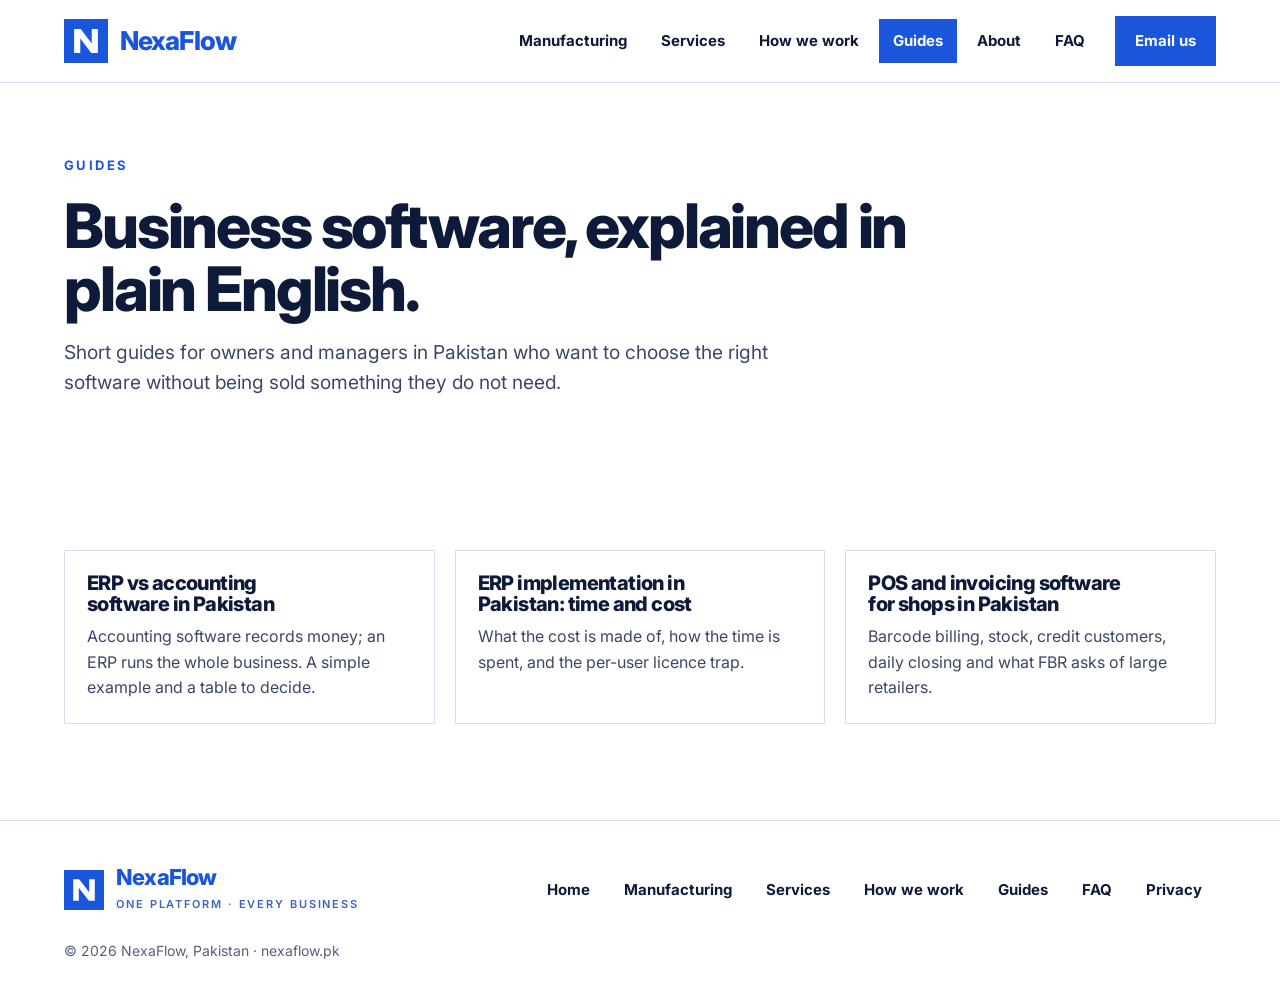
<file: guides.html>
<!DOCTYPE html>
<html lang="en">
<head>
<!-- Google tag -->
<script async src="https://www.googletagmanager.com/gtm.js?id=GTM-TSVX7S9D"></script>
<script>
  window.dataLayer = window.dataLayer || [];
  function gtag(){dataLayer.push(arguments);}
  gtag('js', new Date());
</script>
<meta charset="utf-8">
<meta name="viewport" content="width=device-width, initial-scale=1">
<title>Business Software Guides for Pakistan | NexaFlow</title>
<meta name="description" content="Plain-English guides for Pakistani businesses: ERP vs accounting software, ERP implementation time and cost, and choosing POS software for a shop.">
<link rel="canonical" href="https://nexaflow.pk/guides.html">
<meta name="theme-color" content="#1A56DB">
<link rel="icon" href="favicon.svg" type="image/svg+xml">
<link rel="icon" href="favicon.ico" sizes="48x48">

<meta property="og:type" content="website">
<meta property="og:site_name" content="NexaFlow">
<meta property="og:title" content="NexaFlow guides for Pakistani businesses">
<meta property="og:description" content="ERP, accounting and POS software, explained in plain English.">
<meta property="og:url" content="https://nexaflow.pk/guides.html">
<meta property="og:locale" content="en_PK">
<meta property="og:image" content="https://nexaflow.pk/assets/og-image.png">
<meta property="og:image:width" content="1200">
<meta property="og:image:height" content="627">
<meta property="og:image:alt" content="NexaFlow: from daily chaos to one connected flow">
<meta name="twitter:card" content="summary_large_image">
<meta name="twitter:image" content="https://nexaflow.pk/assets/og-image.png">

<link rel="preconnect" href="https://fonts.googleapis.com">
<link rel="preconnect" href="https://fonts.gstatic.com" crossorigin>
<link rel="stylesheet" href="https://fonts.googleapis.com/css2?family=Inter:wght@400;500;600;700;800&display=swap">
<link rel="stylesheet" href="styles.css">

<script type="application/ld+json">
{
  "@context": "https://schema.org",
  "@graph": [
    {
      "@type": "CollectionPage",
      "@id": "https://nexaflow.pk/guides.html",
      "url": "https://nexaflow.pk/guides.html",
      "name": "NexaFlow guides",
      "inLanguage": "en",
      "description": "Plain-English guides on ERP, accounting and POS software for businesses in Pakistan.",
      "publisher": {
        "@id": "https://nexaflow.pk/#organization"
      },
      "hasPart": [
        {
          "@type": "Article",
          "url": "https://nexaflow.pk/erp-vs-accounting-software.html",
          "headline": "ERP vs accounting software in Pakistan"
        },
        {
          "@type": "Article",
          "url": "https://nexaflow.pk/erp-implementation-pakistan.html",
          "headline": "ERP implementation in Pakistan: time and cost"
        },
        {
          "@type": "Article",
          "url": "https://nexaflow.pk/pos-invoicing-software-pakistan.html",
          "headline": "POS and invoicing software for shops in Pakistan"
        }
      ]
    },
    {
      "@type": "Organization",
      "@id": "https://nexaflow.pk/#organization",
      "name": "NexaFlow",
      "url": "https://nexaflow.pk/",
      "logo": "https://nexaflow.pk/favicon.svg"
    }
  ]
}
</script>
</head>
<body>
<noscript><iframe src="https://www.googletagmanager.com/ns.html?id=GTM-TSVX7S9D" height="0" width="0" style="display:none;visibility:hidden"></iframe></noscript>
<a class="skip" href="#main">Skip to content</a>

<header class="site-header">
  <div class="wrap">
    <a class="brand" href="index.html" aria-label="NexaFlow home">
      <svg width="44" height="44" viewBox="0 0 100 100" aria-hidden="true"><rect width="100" height="100" fill="#1A56DB"/><clipPath id="n-clip"><polygon points="23,23 38,23 63,55.5 63,23 77,23 77,77 62,77 37,44.5 37,77 23,77"/></clipPath><g clip-path="url(#n-clip)"><path class="n-draw" pathLength="1" d="M30 80V20L70 80V20" fill="none" stroke="#FFFFFF" stroke-width="20"/></g></svg>
      <span class="brand-name">NexaFlow</span>
    </a>
    <nav class="main-nav" aria-label="Main">
      <a class="nav-link" href="manufacturing.html">Manufacturing</a>
      <a class="nav-link" href="index.html#services">Services</a>
      <a class="nav-link" href="index.html#how">How we work</a>
      <a class="nav-link" href="guides.html" aria-current="page">Guides</a>
      <a class="nav-link" href="about.html">About</a>
      <a class="nav-link" href="index.html#questions">FAQ</a>
      <a class="btn btn-small" href="mailto:info@nexaflow.pk" data-contact>Email us</a>
    </nav>
  </div>
</header>

<main id="main">

<section class="page-hero">
  <div class="wrap">
    <p class="eyebrow">Guides</p>
    <h1>Business software, explained in plain English.</h1>
    <p class="lead">Short guides for owners and managers in Pakistan who want to choose the right software without being sold something they do not need.</p>
  </div>
</section>

<section class="section">
  <div class="wrap">
    <div class="guide-cards">
      <article class="guide-card">
        <h2><a href="erp-vs-accounting-software.html">ERP vs accounting software in Pakistan</a></h2>
        <p>Accounting software records money; an ERP runs the whole business. A simple example and a table to decide.</p>
      </article>
      <article class="guide-card">
        <h2><a href="erp-implementation-pakistan.html">ERP implementation in Pakistan: time and cost</a></h2>
        <p>What the cost is made of, how the time is spent, and the per-user licence trap.</p>
      </article>
      <article class="guide-card">
        <h2><a href="pos-invoicing-software-pakistan.html">POS and invoicing software for shops in Pakistan</a></h2>
        <p>Barcode billing, stock, credit customers, daily closing and what FBR asks of large retailers.</p>
      </article>
    </div>
  </div>
</section>

</main>

<footer class="site-footer">
  <div class="wrap">
    <div class="footer-brand">
      <svg width="40" height="40" viewBox="0 0 100 100" aria-hidden="true"><rect width="100" height="100" fill="#1A56DB"/><polygon fill="#FFFFFF" points="23,23 38,23 63,55.5 63,23 77,23 77,77 62,77 37,44.5 37,77 23,77"/></svg>
      <div>
        <span class="brand-name">NexaFlow</span>
        <span class="tagline">One Platform · Every Business</span>
      </div>
    </div>
    <nav class="footer-nav" aria-label="Footer">
      <a class="nav-link" href="index.html">Home</a>
      <a class="nav-link" href="manufacturing.html">Manufacturing</a>
      <a class="nav-link" href="index.html#services">Services</a>
      <a class="nav-link" href="index.html#how">How we work</a>
      <a class="nav-link" href="guides.html">Guides</a>
      <a class="nav-link" href="index.html#questions">FAQ</a>
      <a class="nav-link" href="privacy.html">Privacy</a>
    </nav>
    <p class="copyright">© 2026 NexaFlow, Pakistan · nexaflow.pk</p>
  </div>
</footer>


<dialog id="contact-dialog" class="contact-dialog" aria-labelledby="contact-title">
  <form id="contact-form" class="contact-form" action="https://api.web3forms.com/submit" method="POST">
    <button type="button" class="dialog-close" id="contact-close" aria-label="Close">&times;</button>
    <h2 id="contact-title">Send us a message</h2>
    <p class="dialog-lead">Tell us about your business. We reply by email, usually within one working day.</p>
    <input type="hidden" name="access_key" value="f734cbc9-495e-4040-93d0-57282e658a32">
    <input type="hidden" name="subject" value="New enquiry from nexaflow.pk">
    <input type="hidden" name="from_name" value="NexaFlow website">
    <input type="checkbox" name="botcheck" class="hp" tabindex="-1" autocomplete="off" aria-hidden="true">
    <label for="cf-name">Your name</label>
    <input id="cf-name" type="text" name="name" required autocomplete="name">
    <label for="cf-email">Your email</label>
    <input id="cf-email" type="email" name="email" required autocomplete="email">
    <label for="cf-phone">Phone or WhatsApp <span>(optional)</span></label>
    <input id="cf-phone" type="tel" name="phone" autocomplete="tel">
    <label for="cf-message">Your message</label>
    <textarea id="cf-message" name="message" rows="5" required></textarea>
    <button type="submit" class="btn" id="cf-send">Send message</button>
    <p class="dialog-note" id="cf-status" role="status" aria-live="polite">We use your details only to reply to your message. You can also write to <strong>info@nexaflow.pk</strong>.</p>
  </form>
</dialog>

<script src="script.js" defer></script>
</body>
</html>
</file>
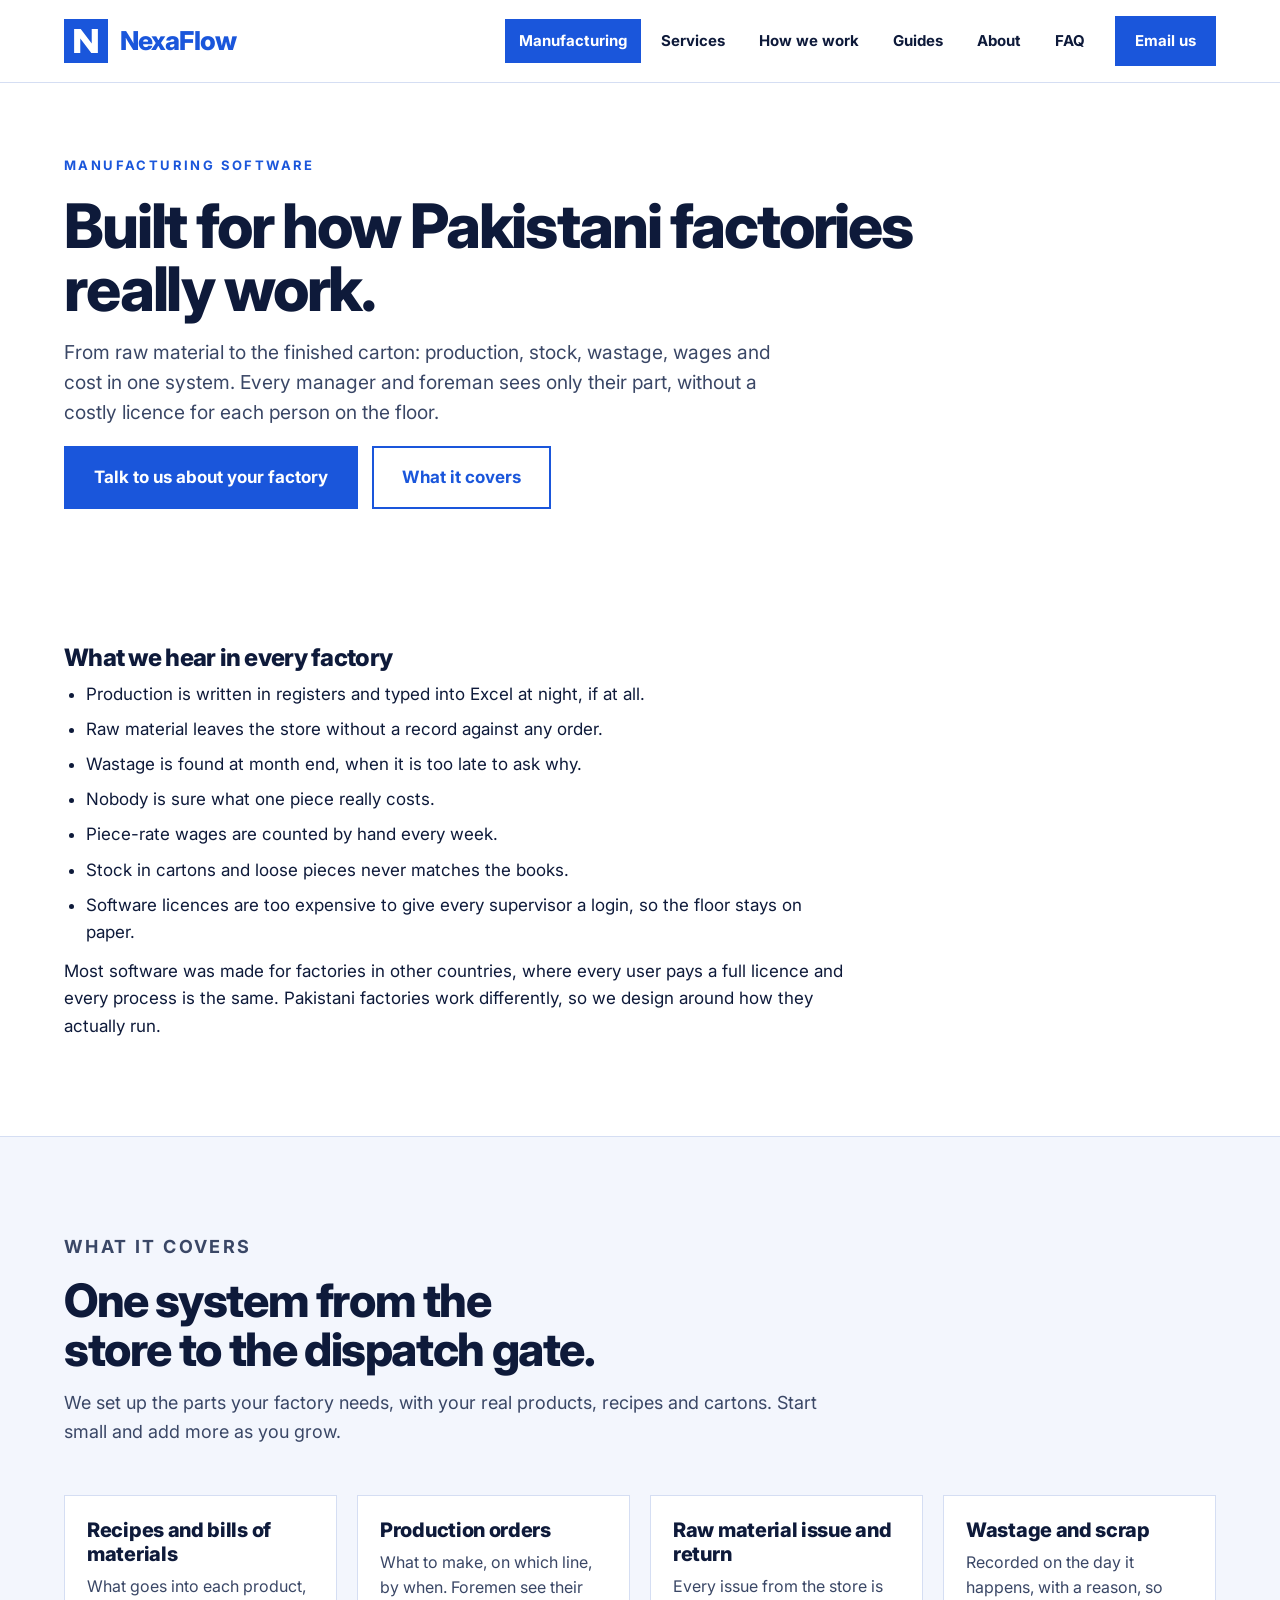
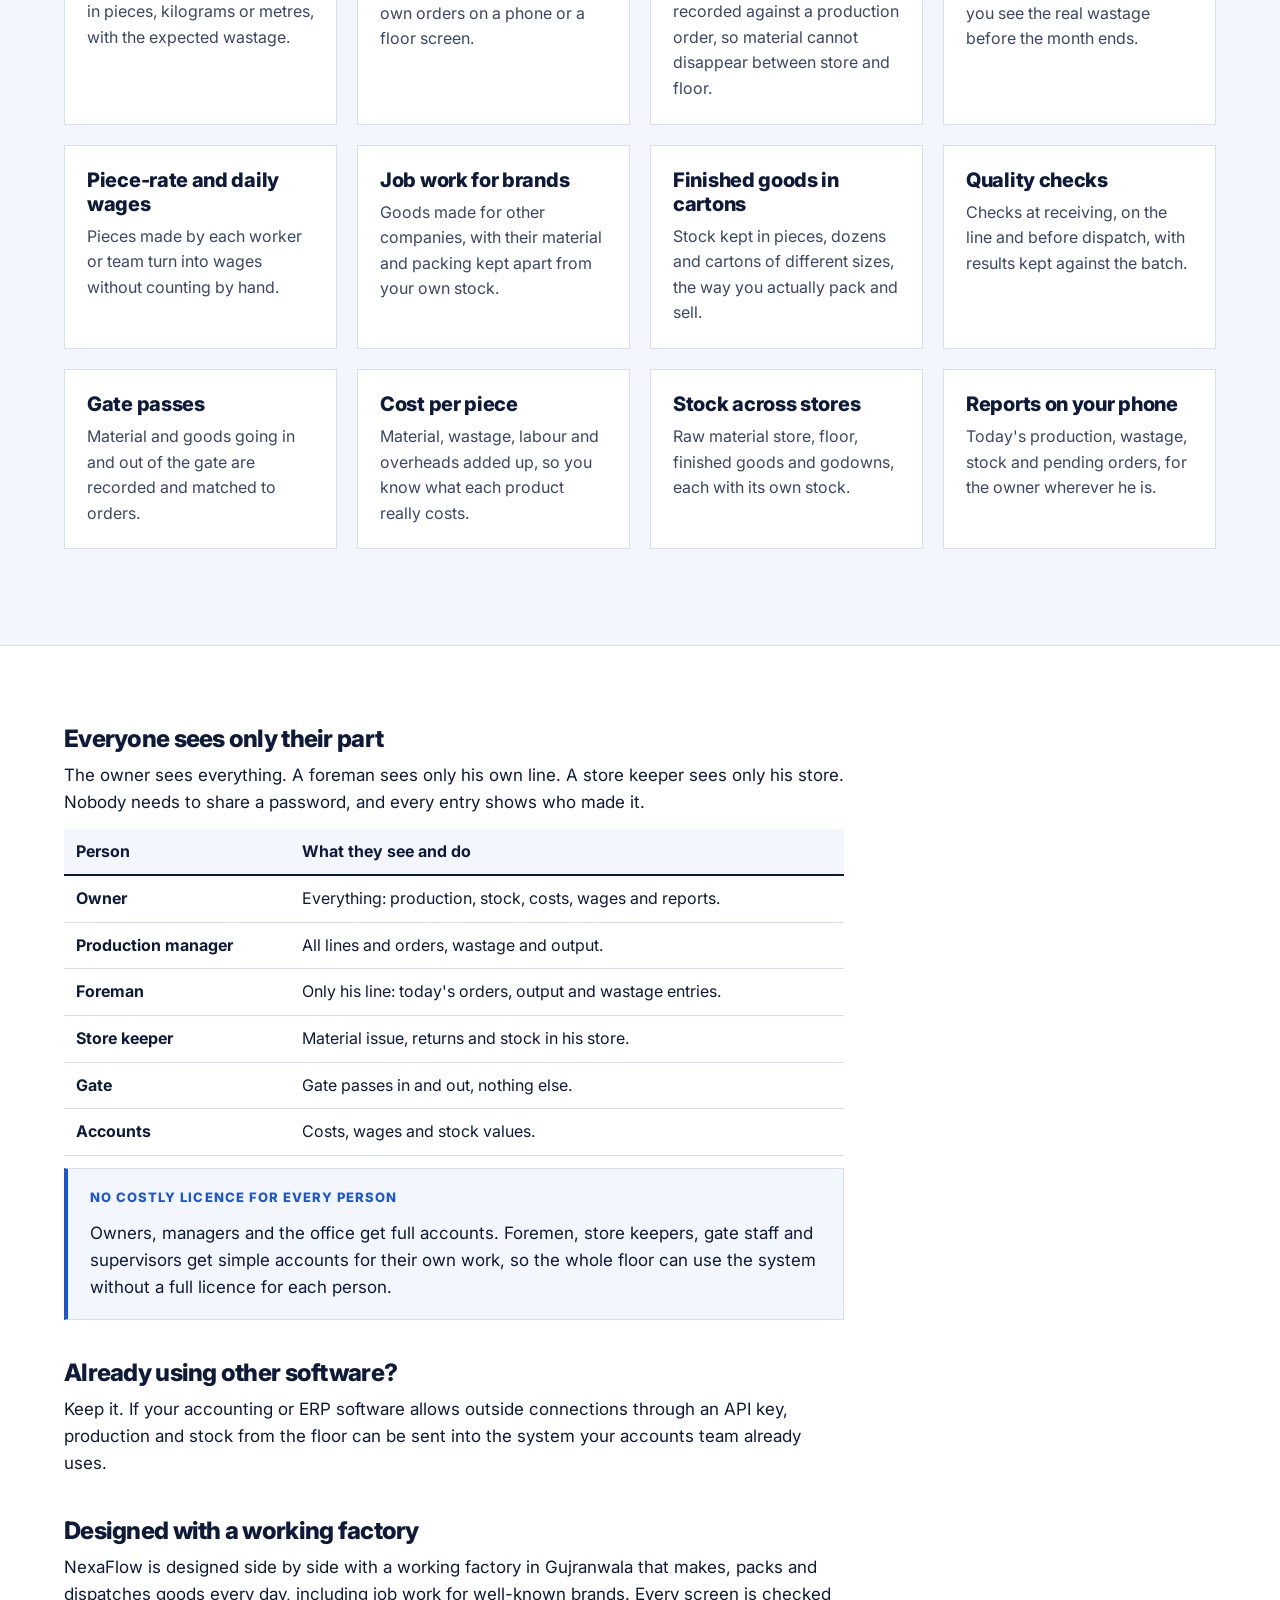
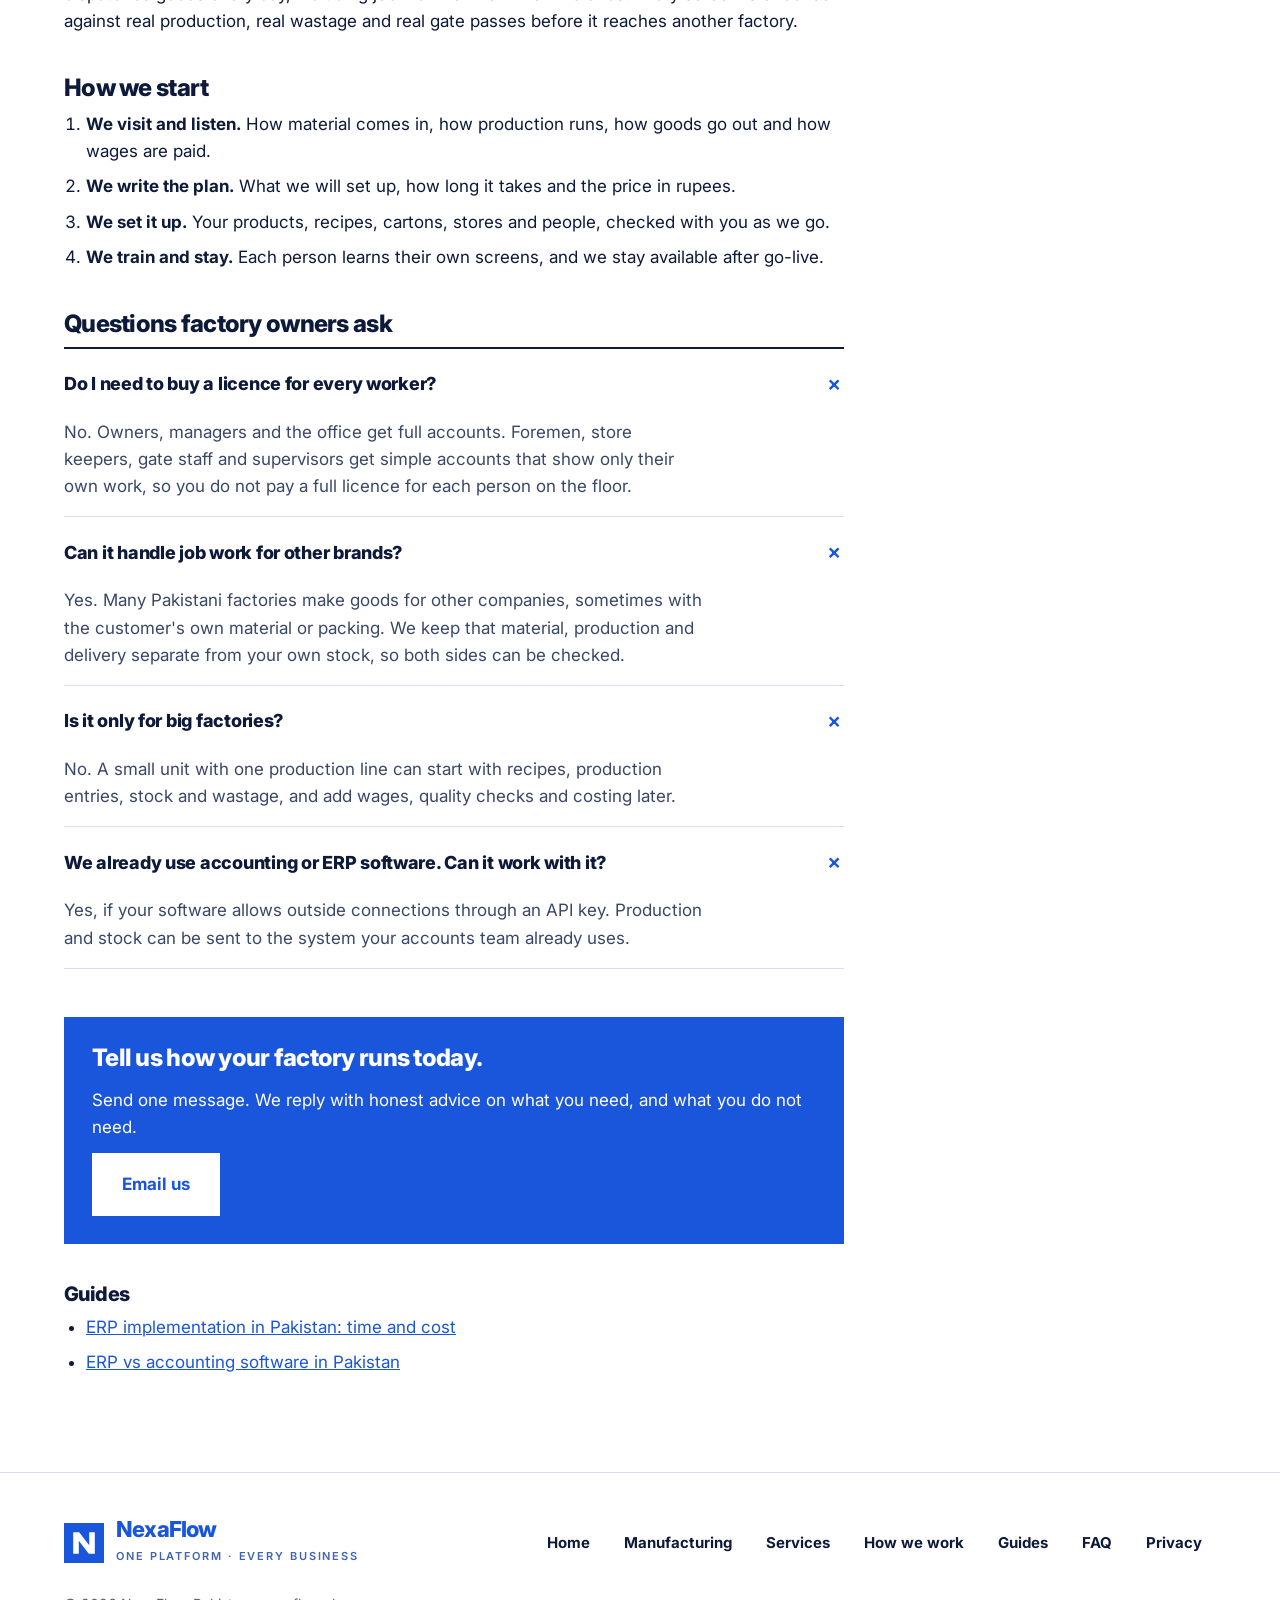
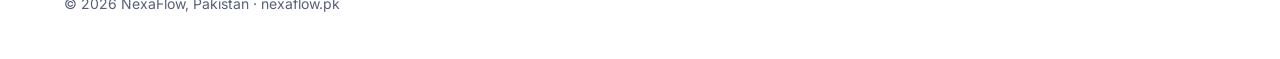
<file: manufacturing.html>
<!DOCTYPE html>
<html lang="en">
<head>
<!-- Google tag -->
<script async src="https://www.googletagmanager.com/gtm.js?id=GTM-TSVX7S9D"></script>
<script>
  window.dataLayer = window.dataLayer || [];
  function gtag(){dataLayer.push(arguments);}
  gtag('js', new Date());
</script>
<meta charset="utf-8">
<meta name="viewport" content="width=device-width, initial-scale=1">
<title>Manufacturing Software for Pakistani Factories | NexaFlow</title>
<meta name="description" content="Manufacturing software built for Pakistani factories: production, raw material, wastage, piece-rate wages, job work and cost per piece.">
<link rel="canonical" href="https://nexaflow.pk/manufacturing.html">
<meta name="theme-color" content="#1A56DB">
<link rel="icon" href="favicon.svg" type="image/svg+xml">
<link rel="icon" href="favicon.ico" sizes="48x48">

<meta property="og:type" content="website">
<meta property="og:site_name" content="NexaFlow">
<meta property="og:title" content="Manufacturing software built for Pakistani factories">
<meta property="og:description" content="From raw material to the finished carton, with every manager and foreman seeing only their part.">
<meta property="og:url" content="https://nexaflow.pk/manufacturing.html">
<meta property="og:locale" content="en_PK">
<meta property="og:image" content="https://nexaflow.pk/assets/og-image.png">
<meta property="og:image:width" content="1200">
<meta property="og:image:height" content="627">
<meta property="og:image:alt" content="NexaFlow: from daily chaos to one connected flow">
<meta name="twitter:card" content="summary_large_image">
<meta name="twitter:image" content="https://nexaflow.pk/assets/og-image.png">

<link rel="preconnect" href="https://fonts.googleapis.com">
<link rel="preconnect" href="https://fonts.gstatic.com" crossorigin>
<link rel="stylesheet" href="https://fonts.googleapis.com/css2?family=Inter:wght@400;500;600;700;800&display=swap">
<link rel="stylesheet" href="styles.css">

<script type="application/ld+json">
{
  "@context": "https://schema.org",
  "@graph": [
    {
      "@type": "Service",
      "@id": "https://nexaflow.pk/manufacturing.html#service",
      "name": "Manufacturing software for Pakistani factories",
      "url": "https://nexaflow.pk/manufacturing.html",
      "serviceType": "Manufacturing software",
      "areaServed": {
        "@type": "Country",
        "name": "Pakistan"
      },
      "provider": {
        "@id": "https://nexaflow.pk/#organization"
      },
      "description": "Production orders, recipes, raw material issue, wastage, piece-rate wages, job work, gate passes and cost per piece for factories in Pakistan, with limited accounts for floor staff."
    },
    {
      "@type": "Organization",
      "@id": "https://nexaflow.pk/#organization",
      "name": "NexaFlow",
      "url": "https://nexaflow.pk/",
      "logo": "https://nexaflow.pk/favicon.svg"
    },
    {
      "@type": "BreadcrumbList",
      "itemListElement": [
        {
          "@type": "ListItem",
          "position": 1,
          "name": "Home",
          "item": "https://nexaflow.pk/"
        },
        {
          "@type": "ListItem",
          "position": 2,
          "name": "Manufacturing software",
          "item": "https://nexaflow.pk/manufacturing.html"
        }
      ]
    },
    {
      "@type": "FAQPage",
      "@id": "https://nexaflow.pk/manufacturing.html#faq",
      "mainEntity": [
        {
          "@type": "Question",
          "name": "Do I need to buy a licence for every worker?",
          "acceptedAnswer": {
            "@type": "Answer",
            "text": "No. Owners, managers and the office get full accounts. Foremen, store keepers, gate staff and supervisors get simple accounts that show only their own work, so you do not pay a full licence for each person on the floor."
          }
        },
        {
          "@type": "Question",
          "name": "Can it handle job work for other brands?",
          "acceptedAnswer": {
            "@type": "Answer",
            "text": "Yes. Many Pakistani factories make goods for other companies, sometimes with the customer's own material or packing. We keep that material, production and delivery separate from your own stock, so both sides can be checked."
          }
        },
        {
          "@type": "Question",
          "name": "Is it only for big factories?",
          "acceptedAnswer": {
            "@type": "Answer",
            "text": "No. A small unit with one production line can start with recipes, production entries, stock and wastage, and add wages, quality checks and costing later."
          }
        },
        {
          "@type": "Question",
          "name": "We already use accounting or ERP software. Can it work with it?",
          "acceptedAnswer": {
            "@type": "Answer",
            "text": "Yes, if your software allows outside connections through an API key. Production and stock can be sent to the system your accounts team already uses."
          }
        }
      ]
    }
  ]
}
</script>
</head>
<body>
<noscript><iframe src="https://www.googletagmanager.com/ns.html?id=GTM-TSVX7S9D" height="0" width="0" style="display:none;visibility:hidden"></iframe></noscript>
<a class="skip" href="#main">Skip to content</a>

<header class="site-header">
  <div class="wrap">
    <a class="brand" href="index.html" aria-label="NexaFlow home">
      <svg width="44" height="44" viewBox="0 0 100 100" aria-hidden="true"><rect width="100" height="100" fill="#1A56DB"/><clipPath id="n-clip"><polygon points="23,23 38,23 63,55.5 63,23 77,23 77,77 62,77 37,44.5 37,77 23,77"/></clipPath><g clip-path="url(#n-clip)"><path class="n-draw" pathLength="1" d="M30 80V20L70 80V20" fill="none" stroke="#FFFFFF" stroke-width="20"/></g></svg>
      <span class="brand-name">NexaFlow</span>
    </a>
    <nav class="main-nav" aria-label="Main">
      <a class="nav-link" href="manufacturing.html" aria-current="page">Manufacturing</a>
      <a class="nav-link" href="index.html#services">Services</a>
      <a class="nav-link" href="index.html#how">How we work</a>
      <a class="nav-link" href="guides.html">Guides</a>
      <a class="nav-link" href="about.html">About</a>
      <a class="nav-link" href="index.html#questions">FAQ</a>
      <a class="btn btn-small" href="mailto:info@nexaflow.pk" data-contact>Email us</a>
    </nav>
  </div>
</header>

<main id="main">

<section class="page-hero">
  <div class="wrap">
    <p class="eyebrow">Manufacturing software</p>
    <h1>Built for how Pakistani factories really work.</h1>
    <p class="lead">From raw material to the finished carton: production, stock, wastage, wages and cost in one system. Every manager and foreman sees only their part, without a costly licence for each person on the floor.</p>
    <div class="hero-actions">
      <a class="btn" href="mailto:info@nexaflow.pk" data-contact>Talk to us about your factory</a>
      <a class="btn btn-outline" href="#covers">What it covers</a>
    </div>
  </div>
</section>

<section class="section">
  <div class="wrap legal guide">
    <h2>What we hear in every factory</h2>
    <ul>
      <li>Production is written in registers and typed into Excel at night, if at all.</li>
      <li>Raw material leaves the store without a record against any order.</li>
      <li>Wastage is found at month end, when it is too late to ask why.</li>
      <li>Nobody is sure what one piece really costs.</li>
      <li>Piece-rate wages are counted by hand every week.</li>
      <li>Stock in cartons and loose pieces never matches the books.</li>
      <li>Software licences are too expensive to give every supervisor a login, so the floor stays on paper.</li>
    </ul>
    <p>Most software was made for factories in other countries, where every user pays a full licence and every process is the same. Pakistani factories work differently, so we design around how they actually run.</p>
  </div>
</section>

<section class="section section-tint" id="covers" aria-labelledby="covers-title">
  <div class="wrap">
    <div class="section-head">
      <p class="eyebrow">What it covers</p>
      <h2 id="covers-title">One system from the store to the dispatch gate.</h2>
      <p>We set up the parts your factory needs, with your real products, recipes and cartons. Start small and add more as you grow.</p>
    </div>
    <div class="guide-cards">
      <article class="guide-card"><h3>Recipes and bills of materials</h3><p>What goes into each product, in pieces, kilograms or metres, with the expected wastage.</p></article>
      <article class="guide-card"><h3>Production orders</h3><p>What to make, on which line, by when. Foremen see their own orders on a phone or a floor screen.</p></article>
      <article class="guide-card"><h3>Raw material issue and return</h3><p>Every issue from the store is recorded against a production order, so material cannot disappear between store and floor.</p></article>
      <article class="guide-card"><h3>Wastage and scrap</h3><p>Recorded on the day it happens, with a reason, so you see the real wastage before the month ends.</p></article>
      <article class="guide-card"><h3>Piece-rate and daily wages</h3><p>Pieces made by each worker or team turn into wages without counting by hand.</p></article>
      <article class="guide-card"><h3>Job work for brands</h3><p>Goods made for other companies, with their material and packing kept apart from your own stock.</p></article>
      <article class="guide-card"><h3>Finished goods in cartons</h3><p>Stock kept in pieces, dozens and cartons of different sizes, the way you actually pack and sell.</p></article>
      <article class="guide-card"><h3>Quality checks</h3><p>Checks at receiving, on the line and before dispatch, with results kept against the batch.</p></article>
      <article class="guide-card"><h3>Gate passes</h3><p>Material and goods going in and out of the gate are recorded and matched to orders.</p></article>
      <article class="guide-card"><h3>Cost per piece</h3><p>Material, wastage, labour and overheads added up, so you know what each product really costs.</p></article>
      <article class="guide-card"><h3>Stock across stores</h3><p>Raw material store, floor, finished goods and godowns, each with its own stock.</p></article>
      <article class="guide-card"><h3>Reports on your phone</h3><p>Today's production, wastage, stock and pending orders, for the owner wherever he is.</p></article>
    </div>
  </div>
</section>

<section class="section">
  <div class="wrap legal guide">
    <h2>Everyone sees only their part</h2>
    <p>The owner sees everything. A foreman sees only his own line. A store keeper sees only his store. Nobody needs to share a password, and every entry shows who made it.</p>
    <div class="table-wrap">
      <table>
        <thead><tr><th scope="col">Person</th><th scope="col">What they see and do</th></tr></thead>
        <tbody>
          <tr><td><strong>Owner</strong></td><td>Everything: production, stock, costs, wages and reports.</td></tr>
          <tr><td><strong>Production manager</strong></td><td>All lines and orders, wastage and output.</td></tr>
          <tr><td><strong>Foreman</strong></td><td>Only his line: today's orders, output and wastage entries.</td></tr>
          <tr><td><strong>Store keeper</strong></td><td>Material issue, returns and stock in his store.</td></tr>
          <tr><td><strong>Gate</strong></td><td>Gate passes in and out, nothing else.</td></tr>
          <tr><td><strong>Accounts</strong></td><td>Costs, wages and stock values.</td></tr>
        </tbody>
      </table>
    </div>
    <div class="answer">
      <p class="answer-label">No costly licence for every person</p>
      <p>Owners, managers and the office get full accounts. Foremen, store keepers, gate staff and supervisors get simple accounts for their own work, so the whole floor can use the system without a full licence for each person.</p>
    </div>

    <h2>Already using other software?</h2>
    <p>Keep it. If your accounting or ERP software allows outside connections through an API key, production and stock from the floor can be sent into the system your accounts team already uses.</p>

    <h2>Designed with a working factory</h2>
    <p>NexaFlow is designed side by side with a working factory in Gujranwala that makes, packs and dispatches goods every day, including job work for well-known brands. Every screen is checked against real production, real wastage and real gate passes before it reaches another factory.</p>

    <h2>How we start</h2>
    <ol class="m-steps">
      <li><strong>We visit and listen.</strong> How material comes in, how production runs, how goods go out and how wages are paid.</li>
      <li><strong>We write the plan.</strong> What we will set up, how long it takes and the price in rupees.</li>
      <li><strong>We set it up.</strong> Your products, recipes, cartons, stores and people, checked with you as we go.</li>
      <li><strong>We train and stay.</strong> Each person learns their own screens, and we stay available after go-live.</li>
    </ol>

    <h2 id="faq">Questions factory owners ask</h2>
    <div class="faq-list guide-faq">
      <details open>
        <summary><h3>Do I need to buy a licence for every worker?</h3></summary>
        <p>No. Owners, managers and the office get full accounts. Foremen, store keepers, gate staff and supervisors get simple accounts that show only their own work, so you do not pay a full licence for each person on the floor.</p>
      </details>
      <details open>
        <summary><h3>Can it handle job work for other brands?</h3></summary>
        <p>Yes. Many Pakistani factories make goods for other companies, sometimes with the customer's own material or packing. We keep that material, production and delivery separate from your own stock, so both sides can be checked.</p>
      </details>
      <details open>
        <summary><h3>Is it only for big factories?</h3></summary>
        <p>No. A small unit with one production line can start with recipes, production entries, stock and wastage, and add wages, quality checks and costing later.</p>
      </details>
      <details open>
        <summary><h3>We already use accounting or ERP software. Can it work with it?</h3></summary>
        <p>Yes, if your software allows outside connections through an API key. Production and stock can be sent to the system your accounts team already uses.</p>
      </details>
    </div>

    <aside class="guide-cta">
      <h2>Tell us how your factory runs today.</h2>
      <p>Send one message. We reply with honest advice on what you need, and what you do not need.</p>
      <a class="btn" href="mailto:info@nexaflow.pk" data-contact>Email us</a>
    </aside>

    <nav class="guide-related" aria-label="Guides">
      <h2>Guides</h2>
      <ul>
        <li><a href="erp-implementation-pakistan.html">ERP implementation in Pakistan: time and cost</a></li>
        <li><a href="erp-vs-accounting-software.html">ERP vs accounting software in Pakistan</a></li>
      </ul>
    </nav>
  </div>
</section>

</main>

<footer class="site-footer">
  <div class="wrap">
    <div class="footer-brand">
      <svg width="40" height="40" viewBox="0 0 100 100" aria-hidden="true"><rect width="100" height="100" fill="#1A56DB"/><polygon fill="#FFFFFF" points="23,23 38,23 63,55.5 63,23 77,23 77,77 62,77 37,44.5 37,77 23,77"/></svg>
      <div>
        <span class="brand-name">NexaFlow</span>
        <span class="tagline">One Platform · Every Business</span>
      </div>
    </div>
    <nav class="footer-nav" aria-label="Footer">
      <a class="nav-link" href="index.html">Home</a>
      <a class="nav-link" href="manufacturing.html">Manufacturing</a>
      <a class="nav-link" href="index.html#services">Services</a>
      <a class="nav-link" href="index.html#how">How we work</a>
      <a class="nav-link" href="guides.html">Guides</a>
      <a class="nav-link" href="index.html#questions">FAQ</a>
      <a class="nav-link" href="privacy.html">Privacy</a>
    </nav>
    <p class="copyright">© 2026 NexaFlow, Pakistan · nexaflow.pk</p>
  </div>
</footer>


<dialog id="contact-dialog" class="contact-dialog" aria-labelledby="contact-title">
  <form id="contact-form" class="contact-form" action="https://api.web3forms.com/submit" method="POST">
    <button type="button" class="dialog-close" id="contact-close" aria-label="Close">&times;</button>
    <h2 id="contact-title">Send us a message</h2>
    <p class="dialog-lead">Tell us about your business. We reply by email, usually within one working day.</p>
    <input type="hidden" name="access_key" value="f734cbc9-495e-4040-93d0-57282e658a32">
    <input type="hidden" name="subject" value="New enquiry from nexaflow.pk">
    <input type="hidden" name="from_name" value="NexaFlow website">
    <input type="checkbox" name="botcheck" class="hp" tabindex="-1" autocomplete="off" aria-hidden="true">
    <label for="cf-name">Your name</label>
    <input id="cf-name" type="text" name="name" required autocomplete="name">
    <label for="cf-email">Your email</label>
    <input id="cf-email" type="email" name="email" required autocomplete="email">
    <label for="cf-phone">Phone or WhatsApp <span>(optional)</span></label>
    <input id="cf-phone" type="tel" name="phone" autocomplete="tel">
    <label for="cf-message">Your message</label>
    <textarea id="cf-message" name="message" rows="5" required></textarea>
    <button type="submit" class="btn" id="cf-send">Send message</button>
    <p class="dialog-note" id="cf-status" role="status" aria-live="polite">We use your details only to reply to your message. You can also write to <strong>info@nexaflow.pk</strong>.</p>
  </form>
</dialog>

<script src="script.js" defer></script>
</body>
</html>
</file>
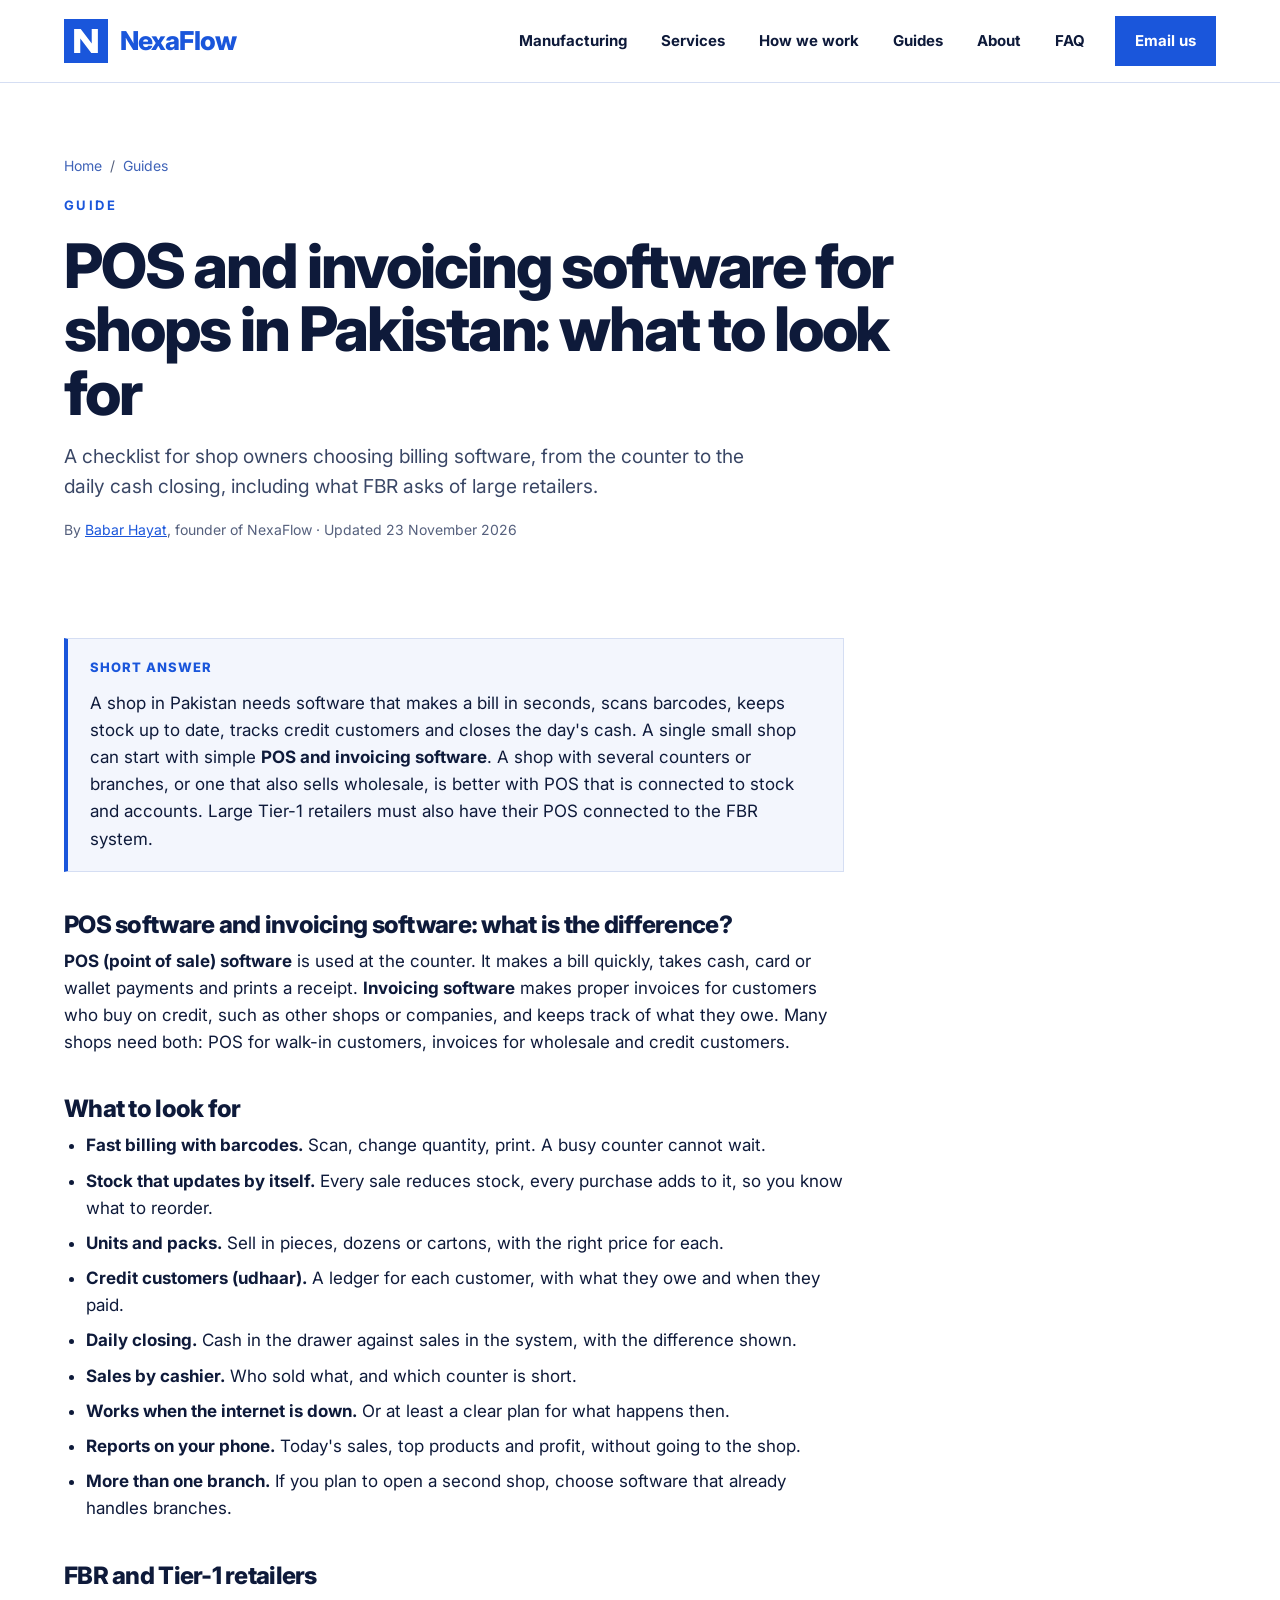
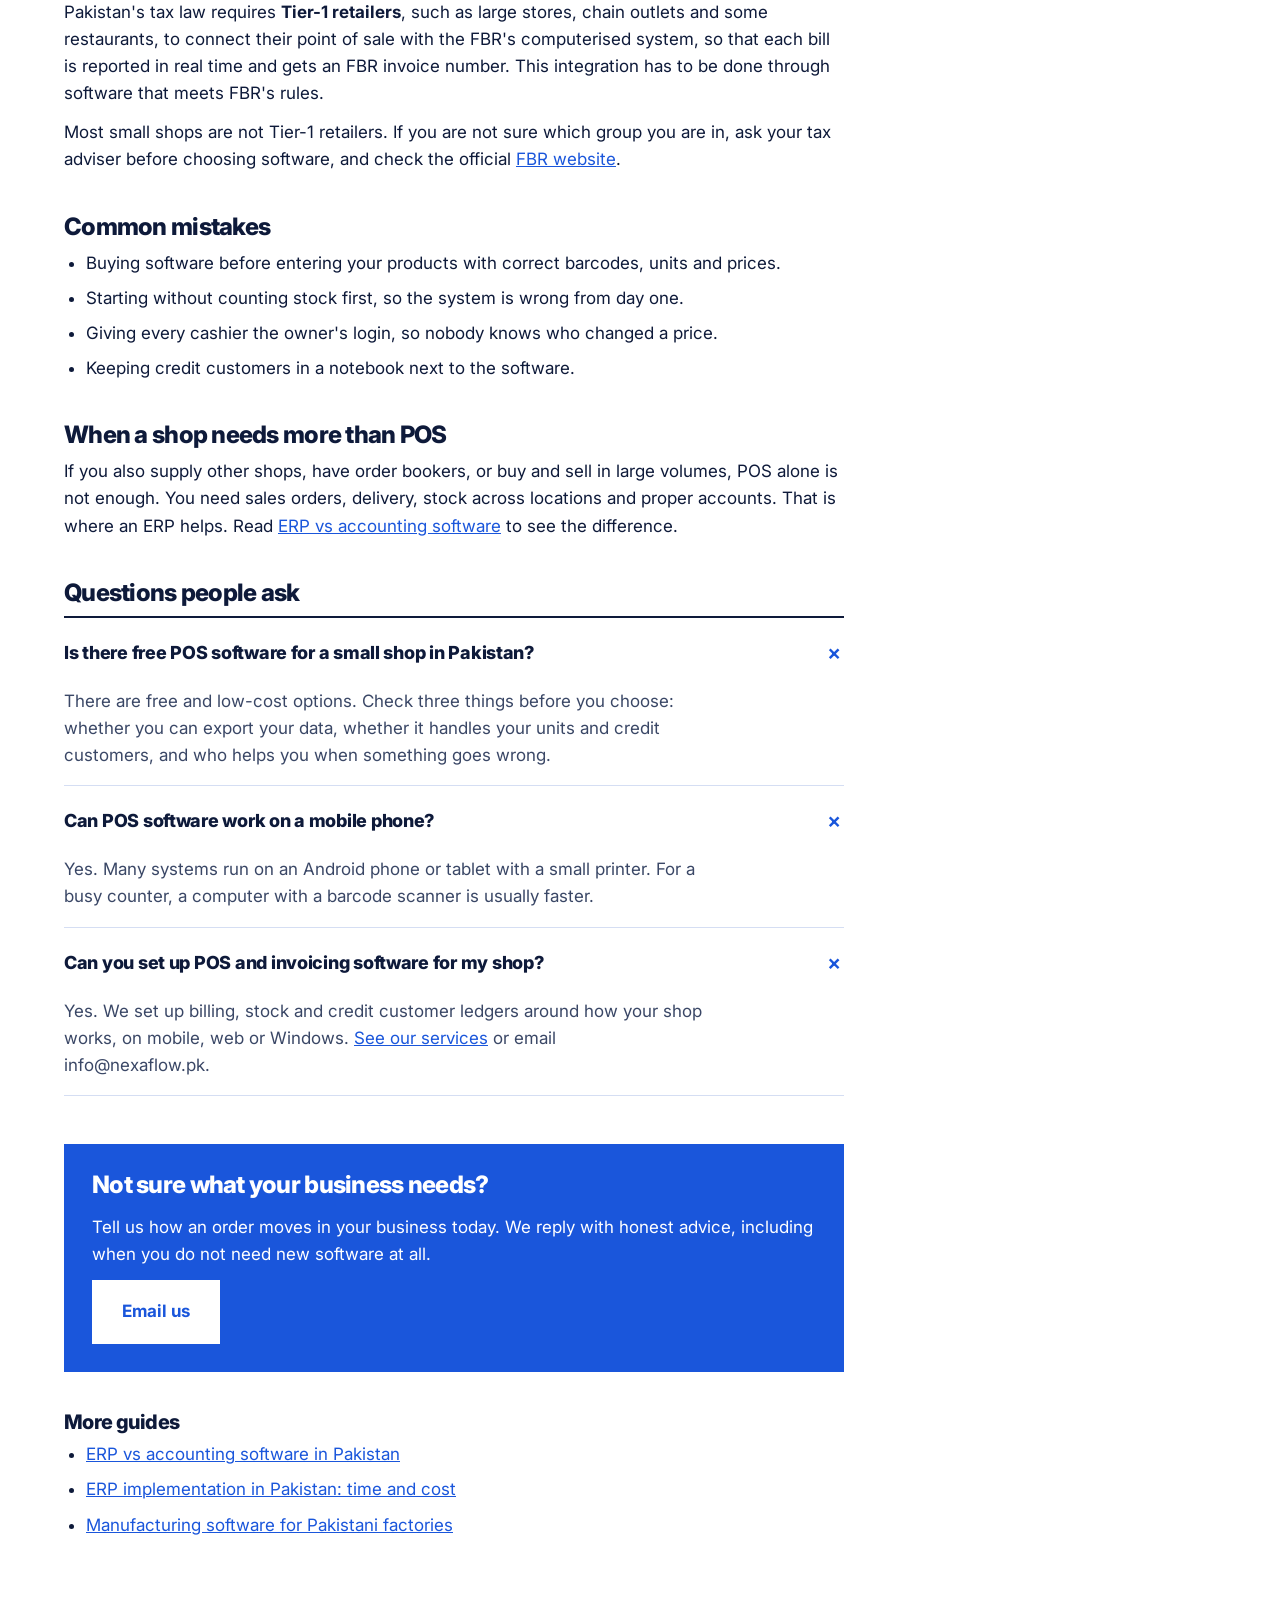
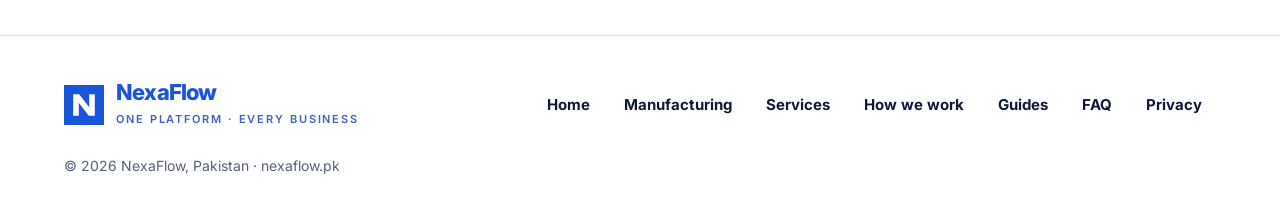
<file: pos-invoicing-software-pakistan.html>
<!DOCTYPE html>
<html lang="en">
<head>
<!-- Google tag -->
<script async src="https://www.googletagmanager.com/gtm.js?id=GTM-TSVX7S9D"></script>
<script>
  window.dataLayer = window.dataLayer || [];
  function gtag(){dataLayer.push(arguments);}
  gtag('js', new Date());
</script>
<meta charset="utf-8">
<meta name="viewport" content="width=device-width, initial-scale=1">
<title>POS and Invoicing Software for Shops in Pakistan | NexaFlow</title>
<meta name="description" content="What a shop in Pakistan should look for in POS and invoicing software: barcode billing, stock, credit customers, daily closing and FBR rules.">
<link rel="canonical" href="https://nexaflow.pk/pos-invoicing-software-pakistan.html">
<meta name="theme-color" content="#1A56DB">
<link rel="icon" href="favicon.svg" type="image/svg+xml">
<link rel="icon" href="favicon.ico" sizes="48x48">

<meta property="og:type" content="article">
<meta property="og:site_name" content="NexaFlow">
<meta property="og:title" content="POS and invoicing software for shops in Pakistan: what to look for">
<meta property="og:description" content="Barcode billing, stock, credit customers, daily closing and FBR rules, explained for shops.">
<meta property="og:url" content="https://nexaflow.pk/pos-invoicing-software-pakistan.html">
<meta property="og:locale" content="en_PK">
<meta property="og:image" content="https://nexaflow.pk/assets/og-image.png">
<meta property="og:image:width" content="1200">
<meta property="og:image:height" content="627">
<meta property="og:image:alt" content="NexaFlow: from daily chaos to one connected flow">
<meta name="twitter:card" content="summary_large_image">
<meta name="twitter:image" content="https://nexaflow.pk/assets/og-image.png">
<meta property="article:published_time" content="2026-11-23">

<link rel="preconnect" href="https://fonts.googleapis.com">
<link rel="preconnect" href="https://fonts.gstatic.com" crossorigin>
<link rel="stylesheet" href="https://fonts.googleapis.com/css2?family=Inter:wght@400;500;600;700;800&display=swap">
<link rel="stylesheet" href="styles.css">

<script type="application/ld+json">
{
  "@context": "https://schema.org",
  "@graph": [
    {
      "@type": "Article",
      "@id": "https://nexaflow.pk/pos-invoicing-software-pakistan.html#article",
      "headline": "POS and invoicing software for shops in Pakistan: what to look for",
      "description": "What a shop in Pakistan should look for in POS and invoicing software: barcode billing, stock, credit customers, daily closing and FBR rules.",
      "inLanguage": "en",
      "url": "https://nexaflow.pk/pos-invoicing-software-pakistan.html",
      "mainEntityOfPage": "https://nexaflow.pk/pos-invoicing-software-pakistan.html",
      "datePublished": "2026-11-23",
      "dateModified": "2026-11-23",
      "author": {
        "@type": "Person",
        "name": "Babar Hayat",
        "url": "https://nexaflow.pk/about.html"
      },
      "publisher": {
        "@id": "https://nexaflow.pk/#organization"
      },
      "image": "https://nexaflow.pk/assets/og-image.png"
    },
    {
      "@type": "Organization",
      "@id": "https://nexaflow.pk/#organization",
      "name": "NexaFlow",
      "url": "https://nexaflow.pk/",
      "logo": "https://nexaflow.pk/favicon.svg",
      "areaServed": {
        "@type": "Country",
        "name": "Pakistan"
      }
    },
    {
      "@type": "BreadcrumbList",
      "itemListElement": [
        {
          "@type": "ListItem",
          "position": 1,
          "name": "Home",
          "item": "https://nexaflow.pk/"
        },
        {
          "@type": "ListItem",
          "position": 2,
          "name": "Guides",
          "item": "https://nexaflow.pk/guides.html"
        },
        {
          "@type": "ListItem",
          "position": 3,
          "name": "POS and invoicing software for shops in Pakistan: what to look for",
          "item": "https://nexaflow.pk/pos-invoicing-software-pakistan.html"
        }
      ]
    },
    {
      "@type": "FAQPage",
      "@id": "https://nexaflow.pk/pos-invoicing-software-pakistan.html#faq",
      "mainEntity": [
        {
          "@type": "Question",
          "name": "Is there free POS software for a small shop in Pakistan?",
          "acceptedAnswer": {
            "@type": "Answer",
            "text": "There are free and low-cost options. Check three things before you choose: whether you can export your data, whether it handles your units and credit customers, and who helps you when something goes wrong."
          }
        },
        {
          "@type": "Question",
          "name": "Can POS software work on a mobile phone?",
          "acceptedAnswer": {
            "@type": "Answer",
            "text": "Yes. Many systems run on an Android phone or tablet with a small printer. For a busy counter, a computer with a barcode scanner is usually faster."
          }
        },
        {
          "@type": "Question",
          "name": "Can you set up POS and invoicing software for my shop?",
          "acceptedAnswer": {
            "@type": "Answer",
            "text": "Yes. We set up billing, stock and credit customer ledgers around how your shop works, on mobile, web or Windows. See our services or email info@nexaflow.pk."
          }
        }
      ]
    }
  ]
}
</script>
</head>
<body>
<noscript><iframe src="https://www.googletagmanager.com/ns.html?id=GTM-TSVX7S9D" height="0" width="0" style="display:none;visibility:hidden"></iframe></noscript>
<a class="skip" href="#main">Skip to content</a>

<header class="site-header">
  <div class="wrap">
    <a class="brand" href="index.html" aria-label="NexaFlow home">
      <svg width="44" height="44" viewBox="0 0 100 100" aria-hidden="true"><rect width="100" height="100" fill="#1A56DB"/><clipPath id="n-clip"><polygon points="23,23 38,23 63,55.5 63,23 77,23 77,77 62,77 37,44.5 37,77 23,77"/></clipPath><g clip-path="url(#n-clip)"><path class="n-draw" pathLength="1" d="M30 80V20L70 80V20" fill="none" stroke="#FFFFFF" stroke-width="20"/></g></svg>
      <span class="brand-name">NexaFlow</span>
    </a>
    <nav class="main-nav" aria-label="Main">
      <a class="nav-link" href="manufacturing.html">Manufacturing</a>
      <a class="nav-link" href="index.html#services">Services</a>
      <a class="nav-link" href="index.html#how">How we work</a>
      <a class="nav-link" href="guides.html">Guides</a>
      <a class="nav-link" href="about.html">About</a>
      <a class="nav-link" href="index.html#questions">FAQ</a>
      <a class="btn btn-small" href="mailto:info@nexaflow.pk" data-contact>Email us</a>
    </nav>
  </div>
</header>

<main id="main">

<section class="page-hero">
  <div class="wrap">
    <nav class="crumbs" aria-label="Breadcrumb"><a href="index.html">Home</a> <span aria-hidden="true">/</span> <a href="guides.html">Guides</a></nav>
    <p class="eyebrow">Guide</p>
    <h1>POS and invoicing software for shops in Pakistan: what to look for</h1>
    <p class="lead">A checklist for shop owners choosing billing software, from the counter to the daily cash closing, including what FBR asks of large retailers.</p>
    <p class="guide-meta">By <a href="about.html">Babar Hayat</a>, founder of NexaFlow · Updated 23 November 2026</p>
  </div>
</section>

<section class="section">
  <div class="wrap legal guide">
    <div class="answer">
      <p class="answer-label">Short answer</p>
      <p>A shop in Pakistan needs software that makes a bill in seconds, scans barcodes, keeps stock up to date, tracks credit customers and closes the day's cash. A single small shop can start with simple <strong>POS and invoicing software</strong>. A shop with several counters or branches, or one that also sells wholesale, is better with POS that is connected to stock and accounts. Large Tier-1 retailers must also have their POS connected to the FBR system.</p>
    </div>

    <h2>POS software and invoicing software: what is the difference?</h2>
    <p><strong>POS (point of sale) software</strong> is used at the counter. It makes a bill quickly, takes cash, card or wallet payments and prints a receipt. <strong>Invoicing software</strong> makes proper invoices for customers who buy on credit, such as other shops or companies, and keeps track of what they owe. Many shops need both: POS for walk-in customers, invoices for wholesale and credit customers.</p>

    <h2>What to look for</h2>
    <ul>
      <li><strong>Fast billing with barcodes.</strong> Scan, change quantity, print. A busy counter cannot wait.</li>
      <li><strong>Stock that updates by itself.</strong> Every sale reduces stock, every purchase adds to it, so you know what to reorder.</li>
      <li><strong>Units and packs.</strong> Sell in pieces, dozens or cartons, with the right price for each.</li>
      <li><strong>Credit customers (udhaar).</strong> A ledger for each customer, with what they owe and when they paid.</li>
      <li><strong>Daily closing.</strong> Cash in the drawer against sales in the system, with the difference shown.</li>
      <li><strong>Sales by cashier.</strong> Who sold what, and which counter is short.</li>
      <li><strong>Works when the internet is down.</strong> Or at least a clear plan for what happens then.</li>
      <li><strong>Reports on your phone.</strong> Today's sales, top products and profit, without going to the shop.</li>
      <li><strong>More than one branch.</strong> If you plan to open a second shop, choose software that already handles branches.</li>
    </ul>

    <h2>FBR and Tier-1 retailers</h2>
    <p>Pakistan's tax law requires <strong>Tier-1 retailers</strong>, such as large stores, chain outlets and some restaurants, to connect their point of sale with the FBR's computerised system, so that each bill is reported in real time and gets an FBR invoice number. This integration has to be done through software that meets FBR's rules.</p>
    <p>Most small shops are not Tier-1 retailers. If you are not sure which group you are in, ask your tax adviser before choosing software, and check the official <a href="https://fbr.gov.pk/" rel="noopener">FBR website</a>.</p>

    <h2>Common mistakes</h2>
    <ul>
      <li>Buying software before entering your products with correct barcodes, units and prices.</li>
      <li>Starting without counting stock first, so the system is wrong from day one.</li>
      <li>Giving every cashier the owner's login, so nobody knows who changed a price.</li>
      <li>Keeping credit customers in a notebook next to the software.</li>
    </ul>

    <h2>When a shop needs more than POS</h2>
    <p>If you also supply other shops, have order bookers, or buy and sell in large volumes, POS alone is not enough. You need sales orders, delivery, stock across locations and proper accounts. That is where an ERP helps. Read <a href="erp-vs-accounting-software.html">ERP vs accounting software</a> to see the difference.</p>

    <h2 id="faq">Questions people ask</h2>
    <div class="faq-list guide-faq">
      <details open>
        <summary><h3>Is there free POS software for a small shop in Pakistan?</h3></summary>
        <p>There are free and low-cost options. Check three things before you choose: whether you can export your data, whether it handles your units and credit customers, and who helps you when something goes wrong.</p>
      </details>
      <details open>
        <summary><h3>Can POS software work on a mobile phone?</h3></summary>
        <p>Yes. Many systems run on an Android phone or tablet with a small printer. For a busy counter, a computer with a barcode scanner is usually faster.</p>
      </details>
      <details open>
        <summary><h3>Can you set up POS and invoicing software for my shop?</h3></summary>
        <p>Yes. We set up billing, stock and credit customer ledgers around how your shop works, on mobile, web or Windows. <a href="index.html#services">See our services</a> or email info@nexaflow.pk.</p>
      </details>
    </div>

    <aside class="guide-cta">
      <h2>Not sure what your business needs?</h2>
      <p>Tell us how an order moves in your business today. We reply with honest advice, including when you do not need new software at all.</p>
      <a class="btn" href="mailto:info@nexaflow.pk" data-contact>Email us</a>
    </aside>

    <nav class="guide-related" aria-label="More guides">
      <h2>More guides</h2>
      <ul>
        <li><a href="erp-vs-accounting-software.html">ERP vs accounting software in Pakistan</a></li>
        <li><a href="erp-implementation-pakistan.html">ERP implementation in Pakistan: time and cost</a></li>
        <li><a href="manufacturing.html">Manufacturing software for Pakistani factories</a></li>
      </ul>
    </nav>
  </div>
</section>

</main>

<footer class="site-footer">
  <div class="wrap">
    <div class="footer-brand">
      <svg width="40" height="40" viewBox="0 0 100 100" aria-hidden="true"><rect width="100" height="100" fill="#1A56DB"/><polygon fill="#FFFFFF" points="23,23 38,23 63,55.5 63,23 77,23 77,77 62,77 37,44.5 37,77 23,77"/></svg>
      <div>
        <span class="brand-name">NexaFlow</span>
        <span class="tagline">One Platform · Every Business</span>
      </div>
    </div>
    <nav class="footer-nav" aria-label="Footer">
      <a class="nav-link" href="index.html">Home</a>
      <a class="nav-link" href="manufacturing.html">Manufacturing</a>
      <a class="nav-link" href="index.html#services">Services</a>
      <a class="nav-link" href="index.html#how">How we work</a>
      <a class="nav-link" href="guides.html">Guides</a>
      <a class="nav-link" href="index.html#questions">FAQ</a>
      <a class="nav-link" href="privacy.html">Privacy</a>
    </nav>
    <p class="copyright">© 2026 NexaFlow, Pakistan · nexaflow.pk</p>
  </div>
</footer>


<dialog id="contact-dialog" class="contact-dialog" aria-labelledby="contact-title">
  <form id="contact-form" class="contact-form" action="https://api.web3forms.com/submit" method="POST">
    <button type="button" class="dialog-close" id="contact-close" aria-label="Close">&times;</button>
    <h2 id="contact-title">Send us a message</h2>
    <p class="dialog-lead">Tell us about your business. We reply by email, usually within one working day.</p>
    <input type="hidden" name="access_key" value="f734cbc9-495e-4040-93d0-57282e658a32">
    <input type="hidden" name="subject" value="New enquiry from nexaflow.pk">
    <input type="hidden" name="from_name" value="NexaFlow website">
    <input type="checkbox" name="botcheck" class="hp" tabindex="-1" autocomplete="off" aria-hidden="true">
    <label for="cf-name">Your name</label>
    <input id="cf-name" type="text" name="name" required autocomplete="name">
    <label for="cf-email">Your email</label>
    <input id="cf-email" type="email" name="email" required autocomplete="email">
    <label for="cf-phone">Phone or WhatsApp <span>(optional)</span></label>
    <input id="cf-phone" type="tel" name="phone" autocomplete="tel">
    <label for="cf-message">Your message</label>
    <textarea id="cf-message" name="message" rows="5" required></textarea>
    <button type="submit" class="btn" id="cf-send">Send message</button>
    <p class="dialog-note" id="cf-status" role="status" aria-live="polite">We use your details only to reply to your message. You can also write to <strong>info@nexaflow.pk</strong>.</p>
  </form>
</dialog>

<script src="script.js" defer></script>
</body>
</html>
</file>
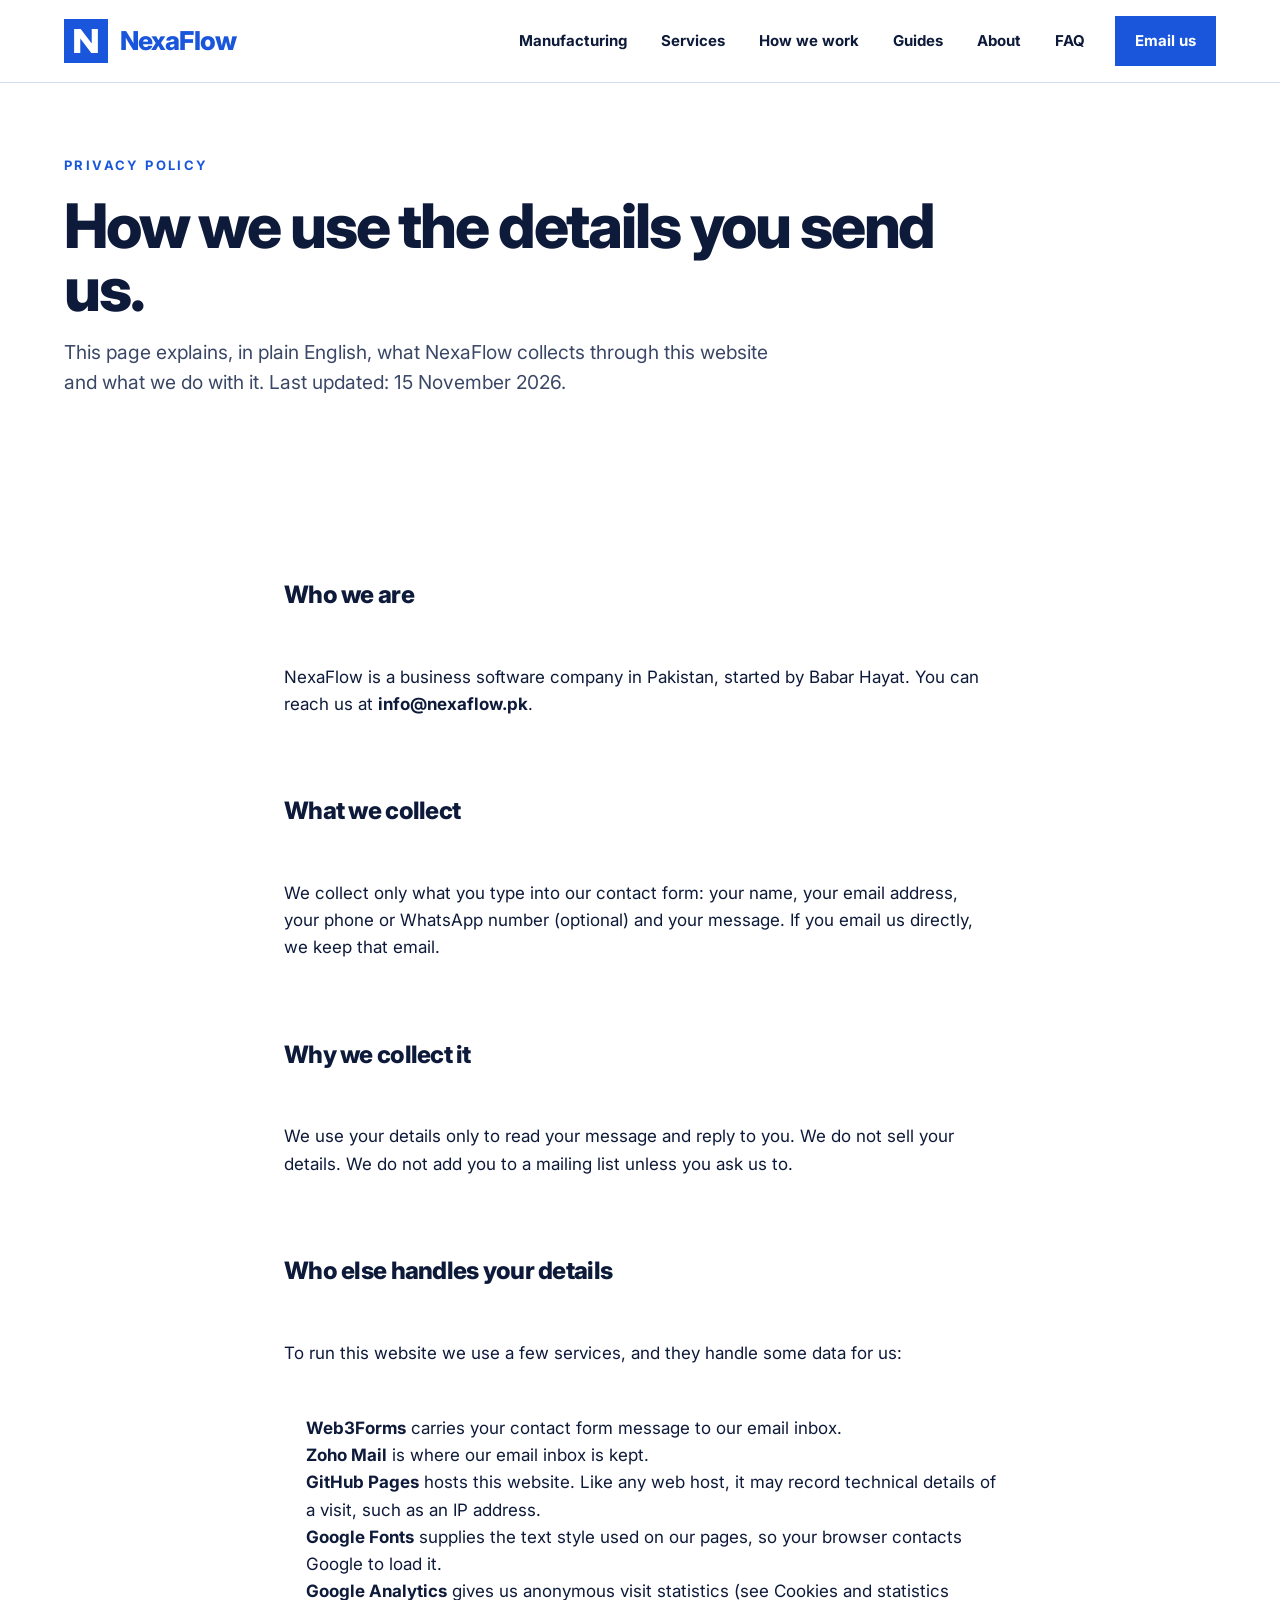
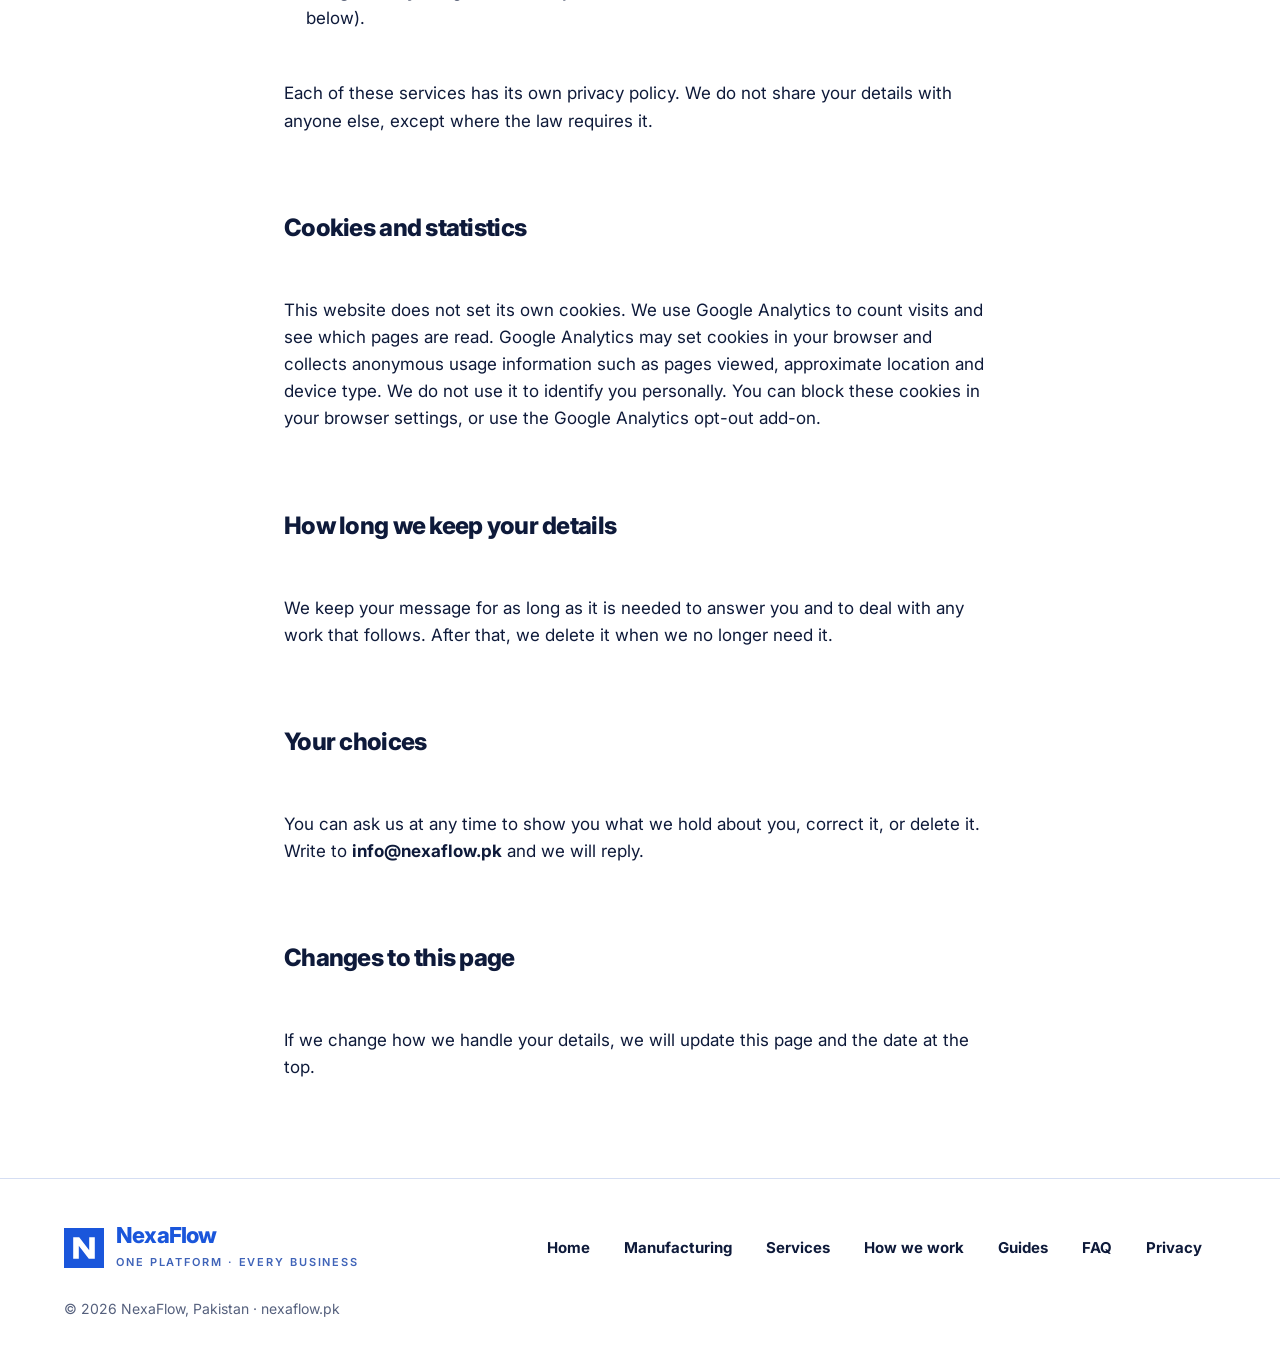
<file: privacy.html>
<!DOCTYPE html>
<html lang="en">
<head>
<!-- Google tag -->
<script async src="https://www.googletagmanager.com/gtm.js?id=GTM-TSVX7S9D"></script>
<script>
  window.dataLayer = window.dataLayer || [];
  function gtag(){dataLayer.push(arguments);}
  gtag('js', new Date());
</script>
<meta charset="utf-8">
<meta name="viewport" content="width=device-width, initial-scale=1">
<title>Privacy Policy | NexaFlow</title>
<meta name="description" content="How NexaFlow uses the name, email and message you send through our contact form, who handles them, how long we keep them and how to ask us to delete them.">
<link rel="canonical" href="https://nexaflow.pk/privacy.html">
<meta name="theme-color" content="#1A56DB">
<link rel="icon" href="favicon.svg" type="image/svg+xml">
<link rel="icon" href="favicon.ico" sizes="48x48">

<meta property="og:type" content="website">
<meta property="og:site_name" content="NexaFlow">
<meta property="og:title" content="Privacy Policy | NexaFlow">
<meta property="og:description" content="How NexaFlow uses the details you send us.">
<meta property="og:url" content="https://nexaflow.pk/privacy.html">
<meta property="og:locale" content="en_PK">
<meta property="og:image" content="https://nexaflow.pk/assets/og-image.png">
<meta property="og:image:width" content="1200">
<meta property="og:image:height" content="627">
<meta property="og:image:alt" content="NexaFlow: from daily chaos to one connected flow">
<meta name="twitter:card" content="summary_large_image">
<meta name="twitter:image" content="https://nexaflow.pk/assets/og-image.png">

<link rel="preconnect" href="https://fonts.googleapis.com">
<link rel="preconnect" href="https://fonts.gstatic.com" crossorigin>
<link rel="stylesheet" href="https://fonts.googleapis.com/css2?family=Inter:wght@400;500;600;700;800&display=swap">
<link rel="stylesheet" href="styles.css">

<script type="application/ld+json">
{
  "@context": "https://schema.org",
  "@graph": [
    {
      "@type": "WebPage",
      "@id": "https://nexaflow.pk/privacy.html",
      "url": "https://nexaflow.pk/privacy.html",
      "name": "Privacy Policy | NexaFlow",
      "inLanguage": "en",
      "isPartOf": { "@type": "WebSite", "url": "https://nexaflow.pk/", "name": "NexaFlow" },
      "publisher": { "@type": "Organization", "name": "NexaFlow", "url": "https://nexaflow.pk/", "email": "info@nexaflow.pk" }
    }
  ]
}
</script>
</head>
<body>
<noscript><iframe src="https://www.googletagmanager.com/ns.html?id=GTM-TSVX7S9D" height="0" width="0" style="display:none;visibility:hidden"></iframe></noscript>
<a class="skip" href="#main">Skip to content</a>

<header class="site-header">
  <div class="wrap">
    <a class="brand" href="index.html" aria-label="NexaFlow home">
      <svg width="44" height="44" viewBox="0 0 100 100" aria-hidden="true"><rect width="100" height="100" fill="#1A56DB"/><clipPath id="n-clip"><polygon points="23,23 38,23 63,55.5 63,23 77,23 77,77 62,77 37,44.5 37,77 23,77"/></clipPath><g clip-path="url(#n-clip)"><path class="n-draw" pathLength="1" d="M30 80V20L70 80V20" fill="none" stroke="#FFFFFF" stroke-width="20"/></g></svg>
      <span class="brand-name">NexaFlow</span>
    </a>
    <nav class="main-nav" aria-label="Main">
      <a class="nav-link" href="manufacturing.html">Manufacturing</a>
      <a class="nav-link" href="index.html#services">Services</a>
      <a class="nav-link" href="index.html#how">How we work</a>
      <a class="nav-link" href="guides.html">Guides</a>
      <a class="nav-link" href="about.html">About</a>
      <a class="nav-link" href="index.html#questions">FAQ</a>
      <a class="btn btn-small" href="mailto:info@nexaflow.pk" data-contact>Email us</a>
    </nav>
  </div>
</header>

<main id="main">

<section class="page-hero">
  <div class="wrap">
    <p class="eyebrow">Privacy policy</p>
    <h1>How we use the details you send us.</h1>
    <p class="lead">This page explains, in plain English, what NexaFlow collects through this website and what we do with it. Last updated: 15 November 2026.</p>
  </div>
</section>

<section class="section">
  <div class="wrap legal">
    <h2>Who we are</h2>
    <p>NexaFlow is a business software company in Pakistan, started by Babar Hayat. You can reach us at <strong>info@nexaflow.pk</strong>.</p>

    <h2>What we collect</h2>
    <p>We collect only what you type into our contact form: your name, your email address, your phone or WhatsApp number (optional) and your message. If you email us directly, we keep that email.</p>

    <h2>Why we collect it</h2>
    <p>We use your details only to read your message and reply to you. We do not sell your details. We do not add you to a mailing list unless you ask us to.</p>

    <h2>Who else handles your details</h2>
    <p>To run this website we use a few services, and they handle some data for us:</p>
    <ul>
      <li><strong>Web3Forms</strong> carries your contact form message to our email inbox.</li>
      <li><strong>Zoho Mail</strong> is where our email inbox is kept.</li>
      <li><strong>GitHub Pages</strong> hosts this website. Like any web host, it may record technical details of a visit, such as an IP address.</li>
      <li><strong>Google Fonts</strong> supplies the text style used on our pages, so your browser contacts Google to load it.</li>
      <li><strong>Google Analytics</strong> gives us anonymous visit statistics (see Cookies and statistics below).</li>
    </ul>
    <p>Each of these services has its own privacy policy. We do not share your details with anyone else, except where the law requires it.</p>

    <h2>Cookies and statistics</h2>
    <p>This website does not set its own cookies. We use Google Analytics to count visits and see which pages are read. Google Analytics may set cookies in your browser and collects anonymous usage information such as pages viewed, approximate location and device type. We do not use it to identify you personally. You can block these cookies in your browser settings, or use the Google Analytics opt-out add-on.</p>

    <h2>How long we keep your details</h2>
    <p>We keep your message for as long as it is needed to answer you and to deal with any work that follows. After that, we delete it when we no longer need it.</p>

    <h2>Your choices</h2>
    <p>You can ask us at any time to show you what we hold about you, correct it, or delete it. Write to <strong>info@nexaflow.pk</strong> and we will reply.</p>

    <h2>Changes to this page</h2>
    <p>If we change how we handle your details, we will update this page and the date at the top.</p>
  </div>
</section>

</main>

<footer class="site-footer">
  <div class="wrap">
    <div class="footer-brand">
      <svg width="40" height="40" viewBox="0 0 100 100" aria-hidden="true"><rect width="100" height="100" fill="#1A56DB"/><polygon fill="#FFFFFF" points="23,23 38,23 63,55.5 63,23 77,23 77,77 62,77 37,44.5 37,77 23,77"/></svg>
      <div>
        <span class="brand-name">NexaFlow</span>
        <span class="tagline">One Platform · Every Business</span>
      </div>
    </div>
    <nav class="footer-nav" aria-label="Footer">
      <a class="nav-link" href="index.html">Home</a>
      <a class="nav-link" href="manufacturing.html">Manufacturing</a>
      <a class="nav-link" href="index.html#services">Services</a>
      <a class="nav-link" href="index.html#how">How we work</a>
      <a class="nav-link" href="guides.html">Guides</a>
      <a class="nav-link" href="index.html#questions">FAQ</a>
      <a class="nav-link" href="privacy.html">Privacy</a>
    </nav>
    <p class="copyright">© 2026 NexaFlow, Pakistan · nexaflow.pk</p>
  </div>
</footer>


<dialog id="contact-dialog" class="contact-dialog" aria-labelledby="contact-title">
  <form id="contact-form" class="contact-form" action="https://api.web3forms.com/submit" method="POST">
    <button type="button" class="dialog-close" id="contact-close" aria-label="Close">&times;</button>
    <h2 id="contact-title">Send us a message</h2>
    <p class="dialog-lead">Tell us about your business. We reply by email, usually within one working day.</p>
    <input type="hidden" name="access_key" value="f734cbc9-495e-4040-93d0-57282e658a32">
    <input type="hidden" name="subject" value="New enquiry from nexaflow.pk">
    <input type="hidden" name="from_name" value="NexaFlow website">
    <input type="checkbox" name="botcheck" class="hp" tabindex="-1" autocomplete="off" aria-hidden="true">
    <label for="cf-name">Your name</label>
    <input id="cf-name" type="text" name="name" required autocomplete="name">
    <label for="cf-email">Your email</label>
    <input id="cf-email" type="email" name="email" required autocomplete="email">
    <label for="cf-phone">Phone or WhatsApp <span>(optional)</span></label>
    <input id="cf-phone" type="tel" name="phone" autocomplete="tel">
    <label for="cf-message">Your message</label>
    <textarea id="cf-message" name="message" rows="5" required></textarea>
    <button type="submit" class="btn" id="cf-send">Send message</button>
    <p class="dialog-note" id="cf-status" role="status" aria-live="polite">We use your details only to reply to your message. You can also write to <strong>info@nexaflow.pk</strong>.</p>
  </form>
</dialog>

<script src="script.js" defer></script>
</body>
</html>
</file>
<file: styles.css>
/* NexaFlow website styles. Brand: Royal Blue #1A56DB and white only. */
:root {
  color-scheme: light;
  --blue: #1A56DB;
  --blue-dark: #0E3BA8;
  --ink: #0E1A3A;
  --text: #3A4766;
  --muted: #55607D;
  --tag: #3F63B8;
  --line: #D5DEF3;
  --line-soft: #E6ECF9;
  --tint: #F3F6FD;
  --white: #FFFFFF;
  --font: 'Inter', 'Helvetica Neue', Arial, sans-serif;
}

*, *::before, *::after { box-sizing: border-box; }
html { scroll-behavior: smooth; -webkit-text-size-adjust: 100%; }
body {
  margin: 0;
  font-family: var(--font);
  font-size: 17px;
  line-height: 1.6;
  color: var(--ink);
  background: var(--white);
}
img { max-width: 100%; height: auto; display: block; }
h1, h2, h3, p, ul, ol { margin: 0; }
ul, ol { padding: 0; list-style: none; }
a { color: var(--blue); }
a:hover { color: var(--blue-dark); }
:focus-visible { outline: 3px solid var(--ink); outline-offset: 3px; }
section[id] { scroll-margin-top: 24px; }

.skip {
  position: absolute; left: -9999px; top: 0;
  background: var(--ink); color: var(--white); padding: 12px 16px; z-index: 10;
}
.skip:focus { left: 8px; top: 8px; color: var(--white); }

.wrap { max-width: 1200px; margin: 0 auto; padding-inline: 24px; }

/* Type */
.eyebrow {
  font-size: 13px; font-weight: 700; letter-spacing: 2.4px;
  text-transform: uppercase; color: var(--blue);
}
h1 {
  font-size: clamp(38px, 5.4vw, 74px); line-height: 1.03;
  letter-spacing: -0.035em; font-weight: 800;
}
h1 span { color: var(--blue); }
h2 {
  font-size: clamp(29px, 3.6vw, 48px); line-height: 1.08;
  letter-spacing: -0.03em; font-weight: 800; text-wrap: balance;
}
h3 { font-weight: 800; letter-spacing: -0.015em; line-height: 1.2; }
.lead { font-size: clamp(17px, 1.5vw, 20px); line-height: 1.55; color: var(--text); max-width: 600px; }
.section-head { display: flex; flex-direction: column; gap: 14px; max-width: 760px; }
.section-head p { font-size: 18px; color: var(--text); }

/* Buttons */
.btn {
  display: inline-block; text-align: center; text-decoration: none;
  font-weight: 700; font-size: 17px; padding: 16px 28px;
  background: var(--blue); color: var(--white); border: 2px solid var(--blue);
  transition: transform .15s ease, box-shadow .15s ease;
}
.btn:hover { color: var(--white); transform: translateY(-2px); box-shadow: 0 10px 20px rgba(14, 26, 58, .2); }
.btn:active { transform: none; box-shadow: none; }
.btn-outline { background: var(--white); color: var(--blue); }
.btn-outline:hover { color: var(--blue); }
.btn-white { background: var(--white); color: var(--blue); border-color: var(--white); font-weight: 800; }
.btn-white:hover { color: var(--blue); }
.btn-ghost { background: transparent; color: var(--white); border-color: var(--white); }
.btn-small { font-size: 15px; padding: 11px 18px; }

/* Header */
.site-header { border-bottom: 1px solid var(--line); background: var(--white); }
.site-header .wrap {
  display: flex; align-items: center; justify-content: space-between;
  gap: 16px 32px; padding-block: 16px;
}
.brand { display: flex; align-items: center; gap: 12px; text-decoration: none; color: var(--blue); }
.brand svg { flex-shrink: 0; }
.brand-name { font-weight: 800; font-size: 26px; letter-spacing: -0.9px; line-height: 1; }
.main-nav { display: flex; align-items: center; gap: 6px; font-size: 15px; }
.nav-link {
  color: var(--ink); text-decoration: none; font-weight: 700; padding: 10px 14px;
  transition: background-color .18s ease, color .18s ease, transform .18s ease;
}
.nav-link:hover, .nav-link:focus-visible, .nav-link[aria-current="page"] {
  background: var(--blue); color: var(--white);
}
.nav-link:hover, .nav-link:focus-visible { transform: scale(1.12); }
.main-nav .btn { margin-left: 10px; }

/* Hero */
.hero .wrap {
  display: grid; grid-template-columns: minmax(0, 1.1fr) minmax(0, 1fr);
  gap: 56px; align-items: center; padding-block: 72px 88px;
}
.hero-copy { display: flex; flex-direction: column; gap: 26px; }
.hero-actions { display: flex; flex-wrap: wrap; gap: 14px; }

.book-stage { background: var(--blue); padding: 40px 32px 32px 0; margin-left: 24px; }
.book {
  background: var(--white); margin-left: -24px; border: 1px solid var(--line);
  box-shadow: 0 18px 40px rgba(14, 26, 58, .16);
}
.book-head {
  display: flex; align-items: center; justify-content: space-between; gap: 12px;
  padding: 16px 20px; border-bottom: 1px solid var(--line);
}
.book-title { font-weight: 800; font-size: 16px; }
.book-tag {
  font-size: 11px; font-weight: 700; letter-spacing: 1.6px; text-transform: uppercase;
  color: var(--tag); border: 1px solid #B9CAF2; padding: 4px 8px; white-space: nowrap;
}
.book-row {
  display: flex; align-items: center; justify-content: space-between; gap: 12px;
  padding: 14px 20px; border-bottom: 1px solid var(--line-soft);
}
.book-row > div { min-width: 0; }
.book-row .amount { text-align: right; flex-shrink: 0; }
.book-row strong { display: block; font-size: 15px; font-weight: 700; }
.book-row small { display: block; font-size: 13px; color: var(--muted); }
.book-row .status { font-size: 12px; font-weight: 700; color: var(--blue); }
.book-row .status.due { color: var(--ink); }
.book-ticks {
  display: flex; flex-wrap: wrap; gap: 8px 20px; padding: 14px 20px;
  background: var(--tint); font-size: 13px; font-weight: 600;
}
.book-ticks li { display: flex; align-items: center; gap: 6px; }
.book-note { margin: 20px 0 0 32px; font-size: 15px; line-height: 1.5; color: var(--white); max-width: 380px; }

/* Who we work with */
.audience { background: var(--tint); border-block: 1px solid var(--line); }
.audience .wrap {
  display: flex; flex-wrap: wrap; align-items: center; gap: 10px 36px;
  padding-block: 22px; font-size: 15px; font-weight: 700;
}
.audience .label { font-size: 12px; letter-spacing: 2px; text-transform: uppercase; color: var(--tag); }
.audience ul { display: contents; }
.audience .any { color: var(--blue); }

/* Sections */
.section .wrap { padding-block: 96px; display: flex; flex-direction: column; gap: 48px; }
.section-blue { background: var(--blue); color: var(--white); }
.section-tint { background: var(--tint); border-block: 1px solid var(--line); }

/* Services */
.services {
  display: grid; grid-template-columns: repeat(auto-fit, minmax(280px, 1fr));
  border-top: 2px solid var(--ink); border-left: 1px solid var(--line);
}
.service {
  padding: 36px 32px 40px; border-right: 1px solid var(--line); border-bottom: 1px solid var(--line);
  display: flex; flex-direction: column; gap: 14px;
}
.service .num { font-size: 44px; font-weight: 800; letter-spacing: -2px; line-height: 1; color: var(--blue); }
.service h3 { font-size: 24px; letter-spacing: -0.02em; }
.service p { color: var(--text); }
.service ul { display: flex; flex-direction: column; gap: 8px; font-size: 16px; }
.service li { padding-left: 18px; border-left: 3px solid var(--blue); }

/* Two paths */
.paths { display: grid; grid-template-columns: repeat(auto-fit, minmax(280px, 1fr)); gap: 24px; }
.path { background: var(--white); color: var(--ink); padding: 36px 32px; display: flex; flex-direction: column; gap: 12px; }
.path .eyebrow { font-size: 12px; letter-spacing: 2px; }
.path h3 { font-size: 26px; letter-spacing: -0.02em; line-height: 1.15; }
.path p { color: var(--text); }

/* Steps */
.steps { display: grid; grid-template-columns: repeat(auto-fit, minmax(230px, 1fr)); gap: 32px; }
.step { display: flex; flex-direction: column; gap: 10px; border-top: 2px solid var(--blue); padding-top: 20px; }
.step .step-no { font-size: 13px; font-weight: 700; letter-spacing: 2px; color: var(--blue); }
.step h3 { font-size: 21px; }
.step p { font-size: 16px; color: var(--text); }

/* Why */
.why .wrap { display: grid; grid-template-columns: minmax(0, 0.8fr) minmax(0, 1fr); gap: 56px; align-items: start; }
.why-head { display: flex; flex-direction: column; gap: 14px; }
.why-body { display: flex; flex-direction: column; gap: 20px; }
.why-body p { font-size: 18px; color: var(--text); }
.facts {
  display: grid; grid-template-columns: repeat(auto-fit, minmax(170px, 1fr)); gap: 24px;
  margin-top: 8px; border-top: 2px solid var(--ink); padding-top: 22px;
}
.facts strong { display: block; font-weight: 800; font-size: 30px; letter-spacing: -1px; line-height: 1.1; color: var(--blue); }
.facts span { font-size: 15px; color: var(--text); }
.text-link { align-self: flex-start; font-weight: 700; padding: 12px 0; text-underline-offset: 4px; }

/* Questions */
.faq .wrap { display: grid; grid-template-columns: minmax(0, 0.6fr) minmax(0, 1fr); gap: 48px; align-items: start; }
.faq-head { display: flex; flex-direction: column; gap: 14px; }
.faq-list { border-top: 2px solid var(--ink); }
.faq-list details { border-bottom: 1px solid var(--line); }
.faq-list summary {
  display: flex; justify-content: space-between; align-items: center; gap: 16px;
  padding: 22px 0; cursor: pointer; list-style: none;
}
.faq-list summary::-webkit-details-marker { display: none; }
.faq-list summary h3 { font-size: 20px; }
.faq-list summary::after {
  content: "+"; flex-shrink: 0; font-size: 26px; font-weight: 500; line-height: 1; color: var(--blue);
  transition: transform .2s ease;
}
.faq-list details[open] summary::after { transform: rotate(45deg); }
.faq-list details p { padding-bottom: 22px; color: var(--text); max-width: 640px; }

/* Contact */
.contact .wrap {
  display: flex; flex-wrap: wrap; flex-direction: row; align-items: center;
  justify-content: space-between; gap: 40px;
}
.contact-copy { flex: 1 1 480px; min-width: 0; display: flex; flex-direction: column; gap: 16px; }
.contact-copy h2 { font-size: clamp(31px, 4.2vw, 56px); line-height: 1.05; }
.contact-copy p { font-size: 19px; max-width: 560px; }
.contact-actions { flex: 0 1 380px; min-width: 0; display: flex; flex-direction: column; gap: 14px; }

/* Footer */
.site-footer { border-top: 1px solid var(--line); }
.site-footer .wrap {
  display: flex; flex-wrap: wrap; align-items: center; justify-content: space-between;
  gap: 24px 40px; padding-block: 44px;
}
.footer-brand { display: flex; align-items: center; gap: 12px; }
.footer-brand .brand-name { font-size: 22px; letter-spacing: -0.8px; color: var(--blue); line-height: 1.1; display: block; }
.footer-brand .tagline { font-size: 11px; font-weight: 600; letter-spacing: 1.9px; text-transform: uppercase; color: var(--tag); }
.footer-nav { display: flex; flex-wrap: wrap; gap: 4px 6px; font-size: 15px; }
.copyright { font-size: 14px; color: var(--muted); }

/* About page */
.page-hero .wrap { padding-block: 72px 56px; display: flex; flex-direction: column; gap: 18px; }
.page-hero h1 { font-size: clamp(36px, 4.8vw, 66px); max-width: 900px; }
.page-hero .lead { max-width: 720px; }
.founder .wrap { display: grid; grid-template-columns: minmax(0, 340px) minmax(0, 1fr); gap: 56px; align-items: start; padding-block: 80px; }
.founder-photo img { width: 100%; height: auto; aspect-ratio: 4 / 5; object-fit: cover; object-position: center top; border-bottom: 6px solid var(--blue); }
.founder-photo figcaption { margin-top: 14px; }
.founder-photo strong { display: block; font-weight: 800; font-size: 20px; }
.founder-photo span { font-size: 15px; color: var(--text); }
.founder figure { margin: 0; }
.founder-story { display: flex; flex-direction: column; gap: 20px; }
.founder-story h2 { font-size: clamp(27px, 3.2vw, 42px); }
.founder-story p { font-size: 18px; color: var(--text); }
.promises { display: grid; grid-template-columns: repeat(auto-fit, minmax(240px, 1fr)); gap: 32px; }
.promise { border-top: 2px solid var(--blue); padding-top: 20px; display: flex; flex-direction: column; gap: 8px; }
.promise h3 { font-size: 21px; }
.promise p { font-size: 16px; color: var(--text); }

/* Motion */
@keyframes rise { from { opacity: 0; transform: translateY(26px); } to { opacity: 1; transform: none; } }
.hero-copy > *, .page-hero .wrap > * { animation: rise .7s cubic-bezier(.2, .7, .2, 1) both; }
.hero-copy > *:nth-child(2), .page-hero .wrap > *:nth-child(2) { animation-delay: .08s; }
.hero-copy > *:nth-child(3), .page-hero .wrap > *:nth-child(3) { animation-delay: .16s; }
.hero-copy > *:nth-child(4) { animation-delay: .24s; }

.js .reveal, .js .stagger > * {
  opacity: 0; transform: translateY(26px);
  transition: opacity .7s cubic-bezier(.2, .7, .2, 1), transform .7s cubic-bezier(.2, .7, .2, 1);
}
.js .reveal.in, .js .stagger.in > * { opacity: 1; transform: none; }
.js .stagger.in > *:nth-child(2) { transition-delay: .1s; }
.js .stagger.in > *:nth-child(3) { transition-delay: .2s; }
.js .stagger.in > *:nth-child(4) { transition-delay: .3s; }

/* Logo: the N writes itself once on load, and again when the mouse is on it */
@keyframes n-draw { from { stroke-dashoffset: 1; } to { stroke-dashoffset: 0; } }
@keyframes n-draw-again { from { stroke-dashoffset: 1; } to { stroke-dashoffset: 0; } }
.n-draw { stroke-dasharray: 1; animation: n-draw 1.4s ease-in-out .25s both; }
.brand:hover .n-draw { animation: n-draw-again 1.1s ease-in-out both; }

@keyframes row1 { 0% { opacity: 0; transform: translateY(10px); } 5%, 94% { opacity: 1; transform: none; } 100% { opacity: 0; } }
@keyframes row2 { 0%, 10% { opacity: 0; transform: translateY(10px); } 15%, 94% { opacity: 1; transform: none; } 100% { opacity: 0; } }
@keyframes row3 { 0%, 20% { opacity: 0; transform: translateY(10px); } 25%, 94% { opacity: 1; transform: none; } 100% { opacity: 0; } }
@keyframes tick1 { 0%, 33% { opacity: .18; } 38%, 94% { opacity: 1; } 100% { opacity: .18; } }
@keyframes tick2 { 0%, 43% { opacity: .18; } 48%, 94% { opacity: 1; } 100% { opacity: .18; } }
@keyframes tick3 { 0%, 53% { opacity: .18; } 58%, 94% { opacity: 1; } 100% { opacity: .18; } }
.book-row.r1 { animation: row1 10s ease infinite; }
.book-row.r2 { animation: row2 10s ease infinite; }
.book-row.r3 { animation: row3 10s ease infinite; }
.book-ticks li:nth-child(1) { animation: tick1 10s ease infinite; }
.book-ticks li:nth-child(2) { animation: tick2 10s ease infinite; }
.book-ticks li:nth-child(3) { animation: tick3 10s ease infinite; }

@media (prefers-reduced-motion: reduce) {
  html { scroll-behavior: auto; }
  *, *::before, *::after { animation: none !important; transition: none !important; }
  .js .reveal, .js .stagger > * { opacity: 1; transform: none; }
}

/* Tablet */
@media (max-width: 940px) {
  .hero .wrap, .why .wrap, .faq .wrap, .founder .wrap { grid-template-columns: minmax(0, 1fr); }
  .hero .wrap { gap: 40px; padding-block: 48px 56px; }
  .section .wrap { padding-block: 64px; gap: 36px; }
  .why .wrap, .faq .wrap { gap: 28px; }
  .founder .wrap { padding-block: 56px; gap: 32px; }
  .founder-photo { max-width: 340px; }
}

/* Phone */
@media (max-width: 760px) {
  body { font-size: 16px; line-height: 1.55; }
  .wrap { padding-inline: 20px; }
  .site-header .wrap { padding-block: 12px; }
  .site-header svg { width: 38px; height: 38px; }
  .brand-name { font-size: 22px; }
  .main-nav .nav-link { display: none; }
  .main-nav .btn { margin-left: 0; }
  .eyebrow { font-size: 12px; letter-spacing: 2px; }
  .hero-copy { gap: 18px; }
  .hero-actions { flex-direction: column; }
  .hero-actions .btn { width: 100%; }
  .book-stage { margin-inline: -20px; padding: 24px 20px 28px; }
  .book { margin-left: 0; }
  .book-head { padding: 14px 16px; }
  .book-row { padding: 12px 16px; }
  .book-row strong { font-size: 14px; }
  .book-row small { font-size: 12px; }
  .book-ticks { padding: 12px 16px; gap: 6px 14px; font-size: 12px; }
  .book-note { margin: 18px 0 0; }
  .hero .wrap { padding-bottom: 0; }
  .audience .wrap { gap: 8px; padding-block: 24px; font-size: 14px; }
  .audience .label { width: 100%; margin-bottom: 4px; }
  .audience li { background: var(--white); border: 1px solid var(--line); padding: 7px 10px; }
  .audience li.any { background: var(--blue); color: var(--white); border-color: var(--blue); }
  .section .wrap { padding-block: 52px; gap: 28px; }
  .section-head p, .why-body p, .founder-story p { font-size: 16px; }
  .services { border-left: 0; }
  .service { padding: 24px 0; border-right: 0; gap: 10px; }
  .service .num { font-size: 30px; letter-spacing: -1px; }
  .service h3 { font-size: 21px; }
  .service ul { font-size: 15px; }
  .path { padding: 24px 20px; }
  .path h3 { font-size: 22px; }
  .steps { gap: 22px; }
  .facts { gap: 14px; grid-template-columns: repeat(3, minmax(0, 1fr)); }
  .facts strong { font-size: 21px; letter-spacing: -0.6px; }
  .facts span { font-size: 12px; }
  .faq-list summary { padding: 16px 0; }
  .faq-list summary h3 { font-size: 17px; }
  .contact-copy p { font-size: 16px; }
  .contact-actions { flex-basis: 100%; }
  .site-footer .wrap { flex-direction: column; align-items: flex-start; padding-block: 32px 40px; gap: 18px; }
  .footer-nav { display: grid; grid-template-columns: repeat(2, minmax(0, 1fr)); width: 100%; border-top: 1px solid var(--line); padding-top: 8px; }
  .footer-nav .nav-link { padding: 12px 0; }
  .footer-nav .nav-link:hover, .footer-nav .nav-link:focus-visible { background: transparent; color: var(--blue); transform: none; }
  .page-hero .wrap { padding-block: 40px; }
}

/* Contact window */
.contact-dialog { border: 0; padding: 0; width: min(520px, calc(100% - 32px)); max-height: calc(100% - 32px); background: var(--white); color: var(--text); box-shadow: 0 30px 80px rgba(14, 26, 58, .35); }
.contact-dialog::backdrop { background: rgba(14, 26, 58, .6); }
.contact-form { position: relative; display: flex; flex-direction: column; gap: 6px; padding: 32px 28px 24px; }
.contact-form h2 { margin: 0 36px 4px 0; font-size: 26px; color: var(--ink); }
.dialog-lead { margin: 0 0 12px; font-size: 16px; }
.contact-form label { font-weight: 700; font-size: 15px; color: var(--ink); margin-top: 8px; }
.contact-form label span { font-weight: 500; color: var(--muted); }
.contact-form input[type=text], .contact-form input[type=email], .contact-form input[type=tel], .contact-form textarea { font: inherit; font-size: 16px; padding: 12px 14px; border: 2px solid var(--line); background: var(--white); color: var(--ink); width: 100%; box-sizing: border-box; }
.contact-form input:focus, .contact-form textarea:focus { outline: 3px solid rgba(26, 86, 219, .25); border-color: var(--blue); }
.contact-form .btn { margin-top: 16px; cursor: pointer; font-family: inherit; }
.contact-form .btn[disabled] { opacity: .6; cursor: wait; }
.dialog-note { margin: 10px 0 0; font-size: 14px; color: var(--muted); }
.dialog-note.ok { color: #0B6B3A; font-weight: 700; }
.dialog-note.err { color: #B42318; font-weight: 700; }
.dialog-close { position: absolute; top: 10px; right: 12px; width: 40px; height: 40px; font-size: 30px; line-height: 1; background: none; border: 0; color: var(--ink); cursor: pointer; }
.hp { position: absolute; left: -9999px; width: 1px; height: 1px; opacity: 0; }

/* Legal page */
.legal { max-width: 760px; }
.legal h2 { font-size: 24px; margin: 32px 0 8px; color: var(--ink); }
.legal p, .legal li { font-size: 17px; }
.legal ul { padding-left: 22px; }

/* Guides */
.crumbs { font-size: 14px; color: var(--muted); display: flex; gap: 8px; flex-wrap: wrap; }
.crumbs a { color: var(--tag); text-decoration: none; }
.crumbs a:hover { text-decoration: underline; }
.guide-meta { font-size: 14px; color: var(--muted); margin: 0; }
.page-hero.guide-hero h1 { font-size: clamp(32px, 4vw, 52px); }
/* the guide text keeps the page's left edge and reads at about 75 characters */
.section .wrap.guide { max-width: 1200px; display: block; padding-block: 40px 96px; }
.guide > * { max-width: 780px; }
.guide h2 { margin: 40px 0 10px; }
.guide ul { list-style: disc; padding-left: 22px; display: flex; flex-direction: column; gap: 8px; }
.guide .faq-list { margin-top: 8px; }
.guide .faq-list details p { padding-bottom: 16px; }
.answer { background: var(--tint); border: 1px solid var(--line); border-left: 4px solid var(--blue); padding: 18px 22px; margin: 0 0 8px; }
.answer p { margin: 0; }
.answer .answer-label { font-size: 13px; font-weight: 800; letter-spacing: .08em; text-transform: uppercase; color: var(--blue); margin-bottom: 6px; }
.table-wrap { overflow-x: auto; margin: 12px 0; }
.guide table { width: 100%; border-collapse: collapse; font-size: 16px; min-width: 480px; }
.guide th, .guide td { text-align: left; padding: 10px 12px; border-bottom: 1px solid var(--line); vertical-align: top; }
.guide thead th { background: var(--tint); color: var(--ink); font-weight: 700; border-bottom: 2px solid var(--ink); }
.guide-faq { margin-top: 8px; }
.guide-faq summary h3 { font-size: 18px; margin: 0; }
.guide-cta { margin-top: 48px; padding: 28px; background: var(--blue); color: var(--white); display: flex; flex-direction: column; gap: 12px; align-items: flex-start; }
.guide-cta h2 { color: var(--white); margin: 0; font-size: 24px; }
.guide-cta p { color: var(--white); margin: 0; }
.guide-cta .btn { background: var(--white); color: var(--blue); border-color: var(--white); }
.guide-related { margin-top: 40px; }
.guide-related h2 { font-size: 20px; margin: 0 0 8px; }
.guide-cards { display: grid; grid-template-columns: repeat(auto-fit, minmax(260px, 1fr)); gap: 20px; }
.guide-card { background: var(--white); border: 1px solid var(--line); padding: 22px; display: flex; flex-direction: column; gap: 8px; }
.guide-card h2, .guide-card h3 { font-size: 20px; margin: 0; }
.guide-card a { text-decoration: none; color: var(--ink); }
.guide-card a:hover { color: var(--blue); text-decoration: underline; }
.guide-card p { margin: 0; color: var(--text); font-size: 16px; }
.guide-card:hover { border-color: var(--blue); }
.guide p + p, .guide p + ul, .guide ul + p, .guide p + .table-wrap, .guide .table-wrap + p { margin-top: 12px; }
.guide h2 + p, .guide h2 + ul { margin-top: 4px; }
.guide ol.m-steps { list-style: decimal; padding-left: 22px; display: flex; flex-direction: column; gap: 8px; }
.guide-card h3 a { color: inherit; text-decoration: none; }
.service h3 a { color: inherit; text-decoration: none; }
.service h3 a:hover { color: var(--blue); text-decoration: underline; }
</file>
